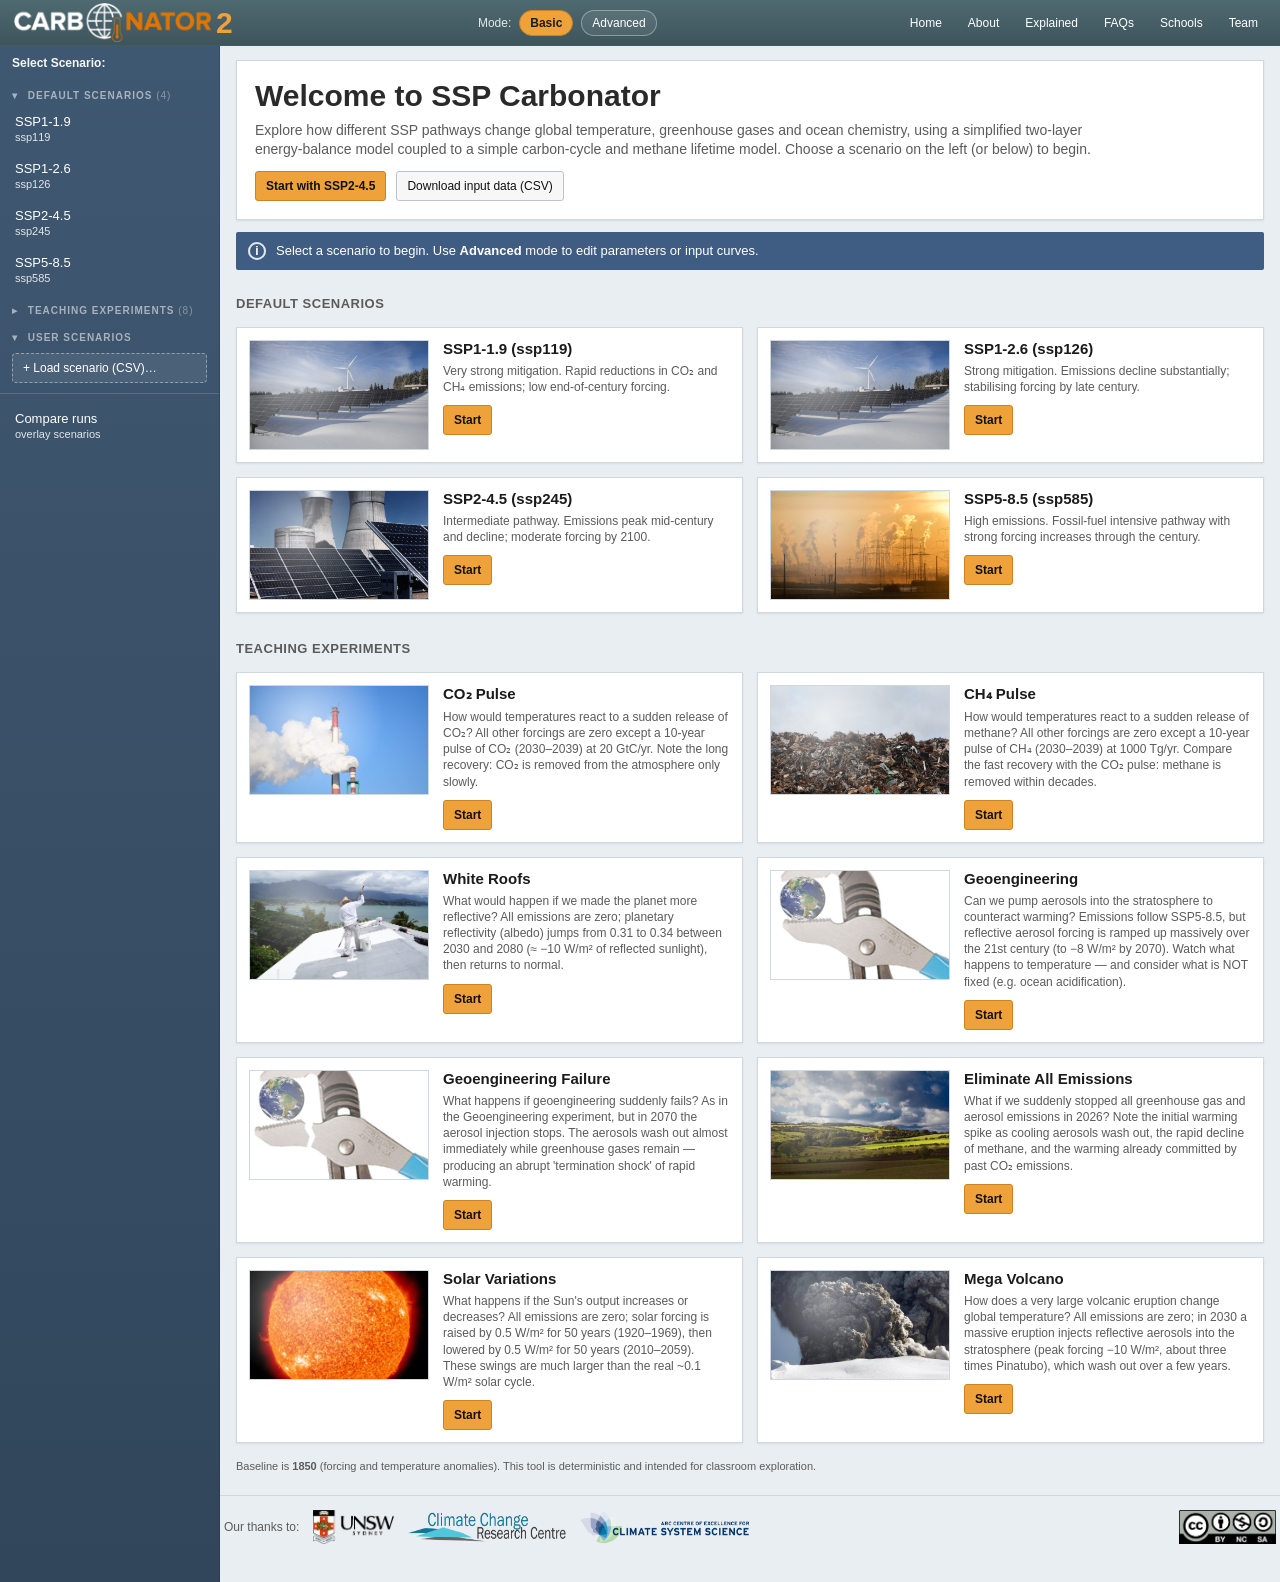
<file: index.html>
<!doctype html>
<html lang="en">
<head>
  <meta charset="utf-8" />
  <meta name="viewport" content="width=device-width, initial-scale=1" />
  <title>Carbonator 2 — SSP climate teaching tool</title>
  <link rel="stylesheet" href="css/app.css" />
</head>
<body>
  <div class="topbar">
    <div class="brand">
      <div class="logo"><img src="assets/img/logo_carbonator.png" alt="Carbonator" class="logo-img"><span class="logo-2">2</span></div>
    </div>

    <div class="top-center">
      <div class="modeToggle" aria-label="Mode selector">
        <span class="lbl">Mode:</span>
        <button class="modeBtn" id="modeBasic" type="button" title="Basic mode: view scenario inputs and run the model (no curve or parameter editing).">Basic</button>
        <button class="modeBtn" id="modeAdvanced" type="button" title="Advanced mode: edit inputs (spline curves), explore parameter settings, and add internal variability.">Advanced</button>
      </div>
    </div>

    <div class="top-actions">
      <button id="btnHomeTop" title="Home">Home</button>
      <button id="btnAboutTop" title="About this tool">About</button>
      <a href="explained.html" title="How the model works">Explained</a>
      <a href="faqs.html" title="Frequently asked questions">FAQs</a>
      <a href="schools.html" title="Resources for schools">Schools</a>
      <a href="team.html" title="Meet the team">Team</a>
    </div>
  </div>

  <div class="shell">
    <aside class="sidebar">
      <div class="side-h">Select Scenario:</div>
      <div id="sidebarList"></div>
      <div class="side-foot">
        <button class="sideitem" id="btnCompareSidebar" title="Overlay several runs (from this session or from saved outputs files) on one chart.">Compare runs<small>overlay scenarios</small></button>
      </div>
    </aside>

    <main class="main">
      <!-- HOME VIEW -->
      <section id="viewHome">
        <div class="welcome">
          <h1>Welcome to SSP Carbonator</h1>
          <p>
            Explore how different SSP pathways change global temperature, greenhouse gases and ocean chemistry,
            using a simplified two-layer energy-balance model coupled to a simple carbon-cycle and methane lifetime model.
            Choose a scenario on the left (or below) to begin.
          </p>
          <div class="cta-row">
            <button class="btn orange" id="btnStartDefault">Start with SSP2-4.5</button>
            <button class="btn" id="btnOpenInputsCSV">Download input data (CSV)</button>
          </div>
        </div>

        <div class="info-bar">
          <div class="info-dot">i</div>
          <div>Select a scenario to begin. Use <b>Advanced</b> mode to edit parameters or input curves.</div>
        </div>

        <div class="scenario-grid" id="homeScenarioGrid"></div>
        <div class="footnote">
          Baseline is <b>1850</b> (forcing and temperature anomalies). This tool is deterministic and intended for classroom exploration.
        </div>

        <div class="site-footer">
          <div class="site-footer-thanks">
            <span>Our thanks to:</span>
            <a href="https://www.unsw.edu.au/" target="_blank" rel="noopener"><img src="assets/img/logo_unsw.png" alt="University of New South Wales"></a>
            <a href="http://www.ccrc.unsw.edu.au/" target="_blank" rel="noopener"><img src="assets/img/logo_ccrc.png" alt="Climate Change Research Centre"></a>
            <a href="https://www.climatescience.org.au/" target="_blank" rel="noopener"><img src="assets/img/logo_arccss.png" alt="ARC Centre of Excellence for Climate System Science"></a>
          </div>
          <a href="https://creativecommons.org/licenses/by-nc-sa/2.0/au/" target="_blank" rel="noopener"><img src="assets/img/logo_cc_byncsa.png" alt="Creative Commons: BY-NC-SA"></a>
        </div>
      </section>

      <!-- SCENARIO VIEW -->
      <section id="viewScenario" style="display:none;">
        <div class="scenario-bar" id="scenarioBar"></div>

        <div class="scenario-header">
          <div class="thumb" aria-hidden="true"></div>
          <div class="desc">
            <div class="name" id="scenarioName"></div>
            <div class="range" id="scenarioRange">View: 1850 – 2100</div>
            <div class="blurb" id="scenarioBlurb"></div>
          </div>

          <div class="actions">
            <div style="display:flex; gap:8px; align-items:center; justify-content:flex-end; flex-wrap:wrap;">
              <button class="btn" id="btnReset">Reset scenario</button>
              <button class="btn orange" id="btnRun">Run scenario</button>
              <button class="btn orange" id="btnContinue" style="display:none;">Continue editing</button>
            </div>

            <div class="smallpanel">
              <div class="label">Controls</div>
              <div class="hint" id="controlsHint">Toggle inputs on/off, then run the model.</div>
              <div class="panel-actions">
                <button class="btn advOnly" id="btnParams" title="Edit model parameters (energy balance, carbon cycle, methane, sea level, internal variability).">Edit parameters</button>
                <button class="btn" id="btnViewData" title="View input data table for this scenario (including any edits).">Input data</button>
                <button class="btn" id="btnDownloadScenarioCSV" title="Download the scenario input time series as a CSV file.">Save inputs CSV</button>
                <button class="btn" id="btnExportOutput" disabled title="Download model outputs as a CSV file (available after running).">Export outputs CSV</button>
              </div>
              <div style="margin-top:10px; font-size:11px; color:#666;">
                <span id="editBadge"></span>
              </div>
            </div>
          </div>
        </div>

        <div class="info-bar" id="editInfoBar">
          <div class="info-dot">i</div>
          <div>Review inputs below, then click <b>Run scenario</b> to view outputs.</div>
        </div>

        <!-- EDIT MODE INPUT PLOTS -->
        <div id="editMode">
          <!-- CO2 -->
          <div class="plot-card">
            <div class="plot-row">
              <div class="plot-left">
                <div class="title">CO₂ Emissions</div>
                <div class="subtitle">Anthropogenic emissions of carbon dioxide (GtC per year).</div>
                <div class="toggle-row">
                  <label class="switch">
                    <input type="checkbox" id="togCO2" checked />
                    <span class="slider"></span>
                  </label>
                  <div>Enable</div>
                  <div class="state" id="stateCO2">ON</div>
                </div>
                <div class="toggle-row advOnly" style="margin-top:8px;">
                  <button class="btn" type="button" data-edit="E_CO2_GtC_yr">Edit curve…</button>
                  <span class="badge" id="badge_E_CO2_GtC_yr" style="display:none;">EDITED</span>
                </div>
              </div>
              <div class="plot-right">
                <canvas id="plotInCO2" data-height="240"></canvas>
              </div>
            </div>
          </div>

          <!-- CH4 -->
          <div class="plot-card">
            <div class="plot-row">
              <div class="plot-left">
                <div class="title">CH₄ Emissions</div>
                <div class="subtitle">Anthropogenic emissions of methane (Tg CH₄ per year).</div>
                <div class="toggle-row">
                  <label class="switch">
                    <input type="checkbox" id="togCH4" checked />
                    <span class="slider"></span>
                  </label>
                  <div>Enable</div>
                  <div class="state" id="stateCH4">ON</div>
                </div>
                <div class="toggle-row advOnly" style="margin-top:8px;">
                  <button class="btn" type="button" data-edit="E_CH4_TgCH4_yr">Edit curve…</button>
                  <span class="badge" id="badge_E_CH4_TgCH4_yr" style="display:none;">EDITED</span>
                </div>
              </div>
              <div class="plot-right">
                <canvas id="plotInCH4" data-height="240"></canvas>
              </div>
            </div>
          </div>

          <!-- Aerosol -->
          <div class="plot-card">
            <div class="plot-row">
              <div class="plot-left">
                <div class="title">Aerosol Emissions</div>
                <div class="subtitle">Human aerosol (SO₂) emissions. The cooling effect is proportional to the emission rate — aerosols wash out of the air within days.</div>
                <div class="toggle-row">
                  <label class="switch">
                    <input type="checkbox" id="togAER" checked />
                    <span class="slider"></span>
                  </label>
                  <div>Enable</div>
                  <div class="state" id="stateAER">ON</div>
                </div>
                <div class="toggle-row advOnly" style="margin-top:8px;">
                  <button class="btn" type="button" data-edit="E_SO2_Tg_yr">Edit curve…</button>
                  <span class="badge" id="badge_E_SO2_Tg_yr" style="display:none;">EDITED</span>
                </div>
              </div>
              <div class="plot-right">
                <canvas id="plotInAER" data-height="240"></canvas>
              </div>
            </div>
          </div>

          <!-- Ozone -->
          <div class="plot-card">
            <div class="plot-row">
              <div class="plot-left">
                <div class="title">Ozone Precursor Emissions</div>
                <div class="subtitle">Pollution that forms ozone near the ground (NOx, CO and other gases from traffic and industry). The warming effect is proportional to the emission rate. Index units, roughly Tg per year.</div>
                <div class="toggle-row">
                  <label class="switch">
                    <input type="checkbox" id="togO3" checked />
                    <span class="slider"></span>
                  </label>
                  <div>Enable</div>
                  <div class="state" id="stateO3">ON</div>
                </div>
                <div class="toggle-row advOnly" style="margin-top:8px;">
                  <button class="btn" type="button" data-edit="E_O3prec_Tg_yr">Edit curve…</button>
                  <span class="badge" id="badge_E_O3prec_Tg_yr" style="display:none;">EDITED</span>
                </div>
              </div>
              <div class="plot-right">
                <canvas id="plotInO3" data-height="240"></canvas>
              </div>
            </div>
          </div>

          <!-- N2O -->
          <div class="plot-card">
            <div class="plot-row">
              <div class="plot-left">
                <div class="title">N₂O Emissions</div>
                <div class="subtitle">Nitrous oxide, mostly from farming and fertilisers (Tg N₂O per year). A strong greenhouse gas that stays in the air for about 120 years.</div>
                <div class="toggle-row">
                  <label class="switch">
                    <input type="checkbox" id="togN2O" checked />
                    <span class="slider"></span>
                  </label>
                  <div>Enable</div>
                  <div class="state" id="stateN2O">ON</div>
                </div>
                <div class="toggle-row advOnly" style="margin-top:8px;">
                  <button class="btn" type="button" data-edit="E_N2O_Tg_yr">Edit curve…</button>
                  <span class="badge" id="badge_E_N2O_Tg_yr" style="display:none;">EDITED</span>
                </div>
              </div>
              <div class="plot-right">
                <canvas id="plotInN2O" data-height="240"></canvas>
              </div>
            </div>
          </div>

          <!-- Other WMGHG -->
          <div class="plot-card">
            <div class="plot-row">
              <div class="plot-left">
                <div class="title">Synthetic Gas Emissions</div>
                <div class="subtitle">Industrial gases like CFCs and HFCs, treated as one equivalent gas (kt CFC-12-equivalent per year, ~100-year lifetime). Look for the peak around 1990 — that is the Montreal Protocol working.</div>
                <div class="toggle-row">
                  <label class="switch">
                    <input type="checkbox" id="togOTHER" checked />
                    <span class="slider"></span>
                  </label>
                  <div>Enable</div>
                  <div class="state" id="stateOTHER">ON</div>
                </div>
                <div class="toggle-row advOnly" style="margin-top:8px;">
                  <button class="btn" type="button" data-edit="E_XGHG_kt_yr">Edit curve…</button>
                  <span class="badge" id="badge_E_XGHG_kt_yr" style="display:none;">EDITED</span>
                </div>
              </div>
              <div class="plot-right">
                <canvas id="plotInOTHER" data-height="240"></canvas>
              </div>
            </div>
          </div>

          <!-- Volcanic -->
          <div class="plot-card">
            <div class="plot-row">
              <div class="plot-left">
                <div class="title">Volcanic Aerosol Injection</div>
                <div class="subtitle">Volcanic aerosol injected into the stratosphere (optical depth per year). It reflects sunlight and decays away with a ~1.2-year lifetime.</div>
                <div class="toggle-row">
                  <label class="switch">
                    <input type="checkbox" id="togVOLC" checked />
                    <span class="slider"></span>
                  </label>
                  <div>Enable</div>
                  <div class="state" id="stateVOLC">ON</div>
                </div>
                <div class="toggle-row advOnly" style="margin-top:8px;">
                  <button class="btn" type="button" data-edit="E_volcAOD_yr">Edit curve…</button>
                  <span class="badge" id="badge_E_volcAOD_yr" style="display:none;">EDITED</span>
                </div>
              </div>
              <div class="plot-right">
                <canvas id="plotInVOLC" data-height="240"></canvas>
              </div>
            </div>
          </div>

          <!-- Solar -->
          <div class="plot-card">
            <div class="plot-row">
              <div class="plot-left">
                <div class="title">Solar ERF</div>
                <div class="subtitle">Natural forcing from solar variability (W m⁻²).</div>
                <div class="toggle-row">
                  <label class="switch">
                    <input type="checkbox" id="togSOLAR" checked />
                    <span class="slider"></span>
                  </label>
                  <div>Enable</div>
                  <div class="state" id="stateSOLAR">ON</div>
                </div>
                <div class="toggle-row advOnly" style="margin-top:8px;">
                  <button class="btn" type="button" data-edit="ERF_solar_rel1850_Wm2">Edit curve…</button>
                  <span class="badge" id="badge_ERF_solar_rel1850_Wm2" style="display:none;">EDITED</span>
                </div>
              </div>
              <div class="plot-right">
                <canvas id="plotInSOLAR" data-height="240"></canvas>
              </div>
            </div>
          </div>

          <!-- Albedo -->
          <div class="plot-card">
            <div class="plot-row">
              <div class="plot-left">
                <div class="title">Albedo</div>
                <div class="subtitle">Planetary reflectivity (0 = absorbs all sunlight, 1 = reflects everything). The baseline is 0.31; making the planet brighter reflects more sunlight and cools it (−3.4 W/m² per +0.01).</div>
                <div class="toggle-row">
                  <label class="switch">
                    <input type="checkbox" id="togALB" checked />
                    <span class="slider"></span>
                  </label>
                  <div>Enable</div>
                  <div class="state" id="stateALB">ON</div>
                </div>
                <div class="toggle-row advOnly" style="margin-top:8px;">
                  <button class="btn" type="button" data-edit="albedo">Edit curve…</button>
                  <span class="badge" id="badge_albedo" style="display:none;">EDITED</span>
                </div>
              </div>
              <div class="plot-right">
                <canvas id="plotInALB" data-height="240"></canvas>
              </div>
            </div>
          </div>

          <!-- Natural variability -->
          <div class="plot-card">
            <div class="plot-row">
              <div class="plot-left">
                <div class="title">Natural Variability</div>
                <div class="subtitle">Random year-to-year variability, like the real climate has. Two sources: the ocean stirring heat between its surface and depths (ENSO-like), and random changes in cloudiness and sunshine (also visible as wiggles on the Albedo input).</div>
                <div class="toggle-row" title="ENSO-like heat exchange between the surface and deep ocean. Moves heat around without adding any — temperature wiggles but recovers.">
                  <label class="switch">
                    <input type="checkbox" id="togIVMix" />
                    <span class="slider"></span>
                  </label>
                  <div>Ocean mixing</div>
                  <div class="state" id="stateIVMix">OFF</div>
                </div>
                <div class="toggle-row" style="margin-top:6px;" title="Random cloud/solar fluctuations in absorbed sunlight. Genuinely adds or removes energy, so effects can linger.">
                  <label class="switch">
                    <input type="checkbox" id="togIVCloud" />
                    <span class="slider"></span>
                  </label>
                  <div>Clouds &amp; sun</div>
                  <div class="state" id="stateIVCloud">OFF</div>
                </div>
                <div class="toggle-row" style="margin-top:8px;">
                  <button class="btn" id="btnIVRandom" type="button" style="padding:4px 8px; font-size:11px;" title="Generate a different random sequence (new seed)">Randomise</button>
                  <div style="font-size:11px; color:#666;">Seed: <span id="ivSeedVal">1</span></div>
                </div>
              </div>
              <div class="plot-right">
                <canvas id="plotInIV" data-height="240"></canvas>
              </div>
            </div>
          </div>

          <div class="footnote">
            Tip: try disabling aerosols to see the “unmasking” effect; or disable CH₄ to see its fast impact on forcing.
          </div>
        </div>

        <!-- OUTPUT MODE -->
        <div id="outputMode" style="display:none;">
          <div class="split-head">
            <div class="hcell">Inputs:</div>
            <div class="hcell">Outputs:</div>
          </div>

          <div class="split">
            <div>
              <div class="mini-block">
                <div class="mini-title">CO₂ emissions</div>
                <canvas id="miniCO2" data-height="110"></canvas>
              </div>
              <div class="mini-block">
                <div class="mini-title">CH₄ emissions</div>
                <canvas id="miniCH4" data-height="110"></canvas>
              </div>
              <div class="mini-block">
                <div class="mini-title">Aerosol emissions</div>
                <canvas id="miniAER" data-height="110"></canvas>
              </div>
              <div class="mini-block">
                <div class="mini-title">Ozone precursors</div>
                <canvas id="miniO3" data-height="110"></canvas>
              </div>
              <div class="mini-block">
                <div class="mini-title">N₂O emissions</div>
                <canvas id="miniN2O" data-height="110"></canvas>
              </div>
              <div class="mini-block">
                <div class="mini-title">Synthetic gases</div>
                <canvas id="miniOTHER" data-height="110"></canvas>
              </div>
              <div class="mini-block">
                <div class="mini-title">Volcanic injection</div>
                <canvas id="miniVOLC" data-height="110"></canvas>
              </div>
              <div class="mini-block">
                <div class="mini-title">Solar ERF</div>
                <canvas id="miniSOLAR" data-height="110"></canvas>
              </div>
              <div class="mini-block">
                <div class="mini-title">Albedo</div>
                <canvas id="miniALB" data-height="110"></canvas>
              </div>
            </div>

            <div>
              <div class="out-block" id="blockTemp">
                <div class="out-title">Temperature</div>
                <div class="out-sub">Global-mean surface temperature change (relative to 1850–1900), plus deep-ocean temperature in the two-layer model.</div>
                <div class="chartBox resizable"><canvas id="plotOutTemp" data-height="260" class="autoHeight"></canvas></div>

                <div class="advOnly" style="margin-top:10px;">
                  <details class="compare" id="compareBox">
                    <summary>Compare with observations / CMIP6</summary>
                    <div class="compareGrid">
                      <div>
                        <div class="compareTitle">Observations (annual)</div>
                        <label><input type="checkbox" id="cmpHadCRUT" /> HadCRUT5</label>
                        <label><input type="checkbox" id="cmpGISTEMP" /> GISTEMP</label>
                        <label><input type="checkbox" id="cmpBerkeley" /> Berkeley Earth</label>
                      </div>
                      <div>
                        <div class="compareTitle">CMIP6 (annual, global mean)</div>
                        <label title="Multi-model mean and 5–95% range for the selected SSP (annual global mean surface temperature)."><input type="checkbox" id="cmpCMIP" /> CMIP6 mean + 5–95% range</label>
                      </div>
                    </div>
                    <div class="compareNote">All comparison series are shown as temperature anomalies relative to 1850–1900. (GISTEMP is shifted to match HadCRUT5 over 1880–1900.)</div>
                  </details>
                </div>
              </div>

              
              <div class="out-block" id="blockLocal" style="display:none;">
                <div class="out-block-head">
                  <div class="out-title" style="display:flex; align-items:center; gap:10px;">Local projections
                    <button class="btn" id="btnPatternInfo" type="button" style="padding:3px 9px; font-size:11px; font-weight:400;" title="How the local maps work and where the pattern comes from.">More info</button>
                  </div>
                  <div class="out-sub">Local change = the global warming from your run × a map pattern from real climate models. Click the map to pick a location.</div>
                </div>

                <div class="localWrap">
                  <div class="localSide">
                    <div class="localCard">
                      <div class="small muted" style="margin-bottom:6px;">Location (click on map or type)</div>
                      <div class="localRow">
                        <label class="inlineField">Lat
                          <input type="number" id="locLat" step="0.5" min="-90" max="90" />
                        </label>
                        <label class="inlineField">Lon
                          <input type="number" id="locLon" step="0.5" min="-180" max="180" />
                        </label>
                      </div>
                      <div class="localRow" style="margin-top:8px;">
                        <label class="inlineField" style="width:100%;">Map
                          <select id="mapVar" style="width:100%;">
                            <option value="tas">Temperature amplification (°C/°C)</option>
                            <option value="pr">Precip change (%/°C)</option>
                            <option value="slr">Sea-level departure (cm/°C)</option>
                          </select>
                        </label>
                      </div>

                      <canvas id="mapCanvas" class="mapCanvas" width="360" height="180" aria-label="Pattern map"></canvas>
                      <canvas id="mapColorbar" width="360" height="34" style="width:100%; height:auto; display:block; margin-top:4px;"></canvas>
                      <div class="legendRow" id="mapLegend"></div>
                    </div>
                  </div>

                  <div class="localMain">
                    <div class="chartBox resizable" data-height="260">
                      <canvas id="plotLocalTas"></canvas>
                    </div>
                    <div class="chartBox resizable" data-height="260">
                      <canvas id="plotLocalPr"></canvas>
                    </div>
                    <div class="chartBox resizable" data-height="260" style="display:none;">
                      <canvas id="plotLocalSlr"></canvas>
                    </div>
                  </div>
                </div>
              </div>

              <div class="out-block" id="blockSeaLevel" style="display:none;">
                <div class="out-title">Sea level rise</div>
                <div class="out-sub">Semi-empirical sea level model with thermal expansion + land-ice contributions (relative to 1850).</div>
                <div class="chartBox resizable"><canvas id="plotOutSL" data-height="260" class="autoHeight"></canvas></div>
              </div>

                            <div class="out-block" id="blockConc" style="display:none;">
                <div class="out-title">Atmospheric concentrations</div>
                <div class="out-sub">CO₂ and CH₄ are modelled directly. N₂O and other WMGHG are shown as “implied” concentrations from the simplified forcing fits (teaching display).</div>
                <div class="inlineToggleBar" id="concToggleBar">
                  <label title="CO₂ (ppm)"><input type="checkbox" id="concCO2" checked /> CO₂</label>
                  <label title="CH₄ (ppb)"><input type="checkbox" id="concCH4" checked /> CH₄</label>
                  <label title="N₂O (ppb, implied from forcing)"><input type="checkbox" id="concN2O" checked /> N₂O</label>
                  <label title="Other WMGHG (ppt-equivalent, implied from forcing)"><input type="checkbox" id="concOTHER" /> Other</label>
                </div>
                <div class="chartBox resizable"><canvas id="plotOutConc" data-height="260" class="autoHeight"></canvas></div>
              </div>

              <div class="out-block" id="blockCarbon" style="display:none;">
                <div class="out-title">Carbon stocks</div>
                <div class="out-sub">Carbon reservoirs (GtC) in the simple carbon-cycle model.</div>
                <div class="inlineToggleBar" id="carbonToggleBar">
                  <label title="Atmosphere (GtC)"><input type="checkbox" id="carbAtm" checked /> Atmosphere</label>
                  <label title="Vegetation (GtC)"><input type="checkbox" id="carbVeg" checked /> Vegetation</label>
                  <label title="Soil (GtC)"><input type="checkbox" id="carbSoil" checked /> Soil</label>
                  <label title="Upper ocean (GtC)"><input type="checkbox" id="carbUpper" /> Upper ocean</label>
                  <label title="Deep ocean (GtC)"><input type="checkbox" id="carbDeep" /> Deep ocean</label>
                </div>
                <div class="chartBox resizable"><canvas id="plotOutCarbon" data-height="260" class="autoHeight"></canvas></div>
              </div>

              <div class="out-block" id="blockPH" style="display:none;">
                <div class="out-title">Ocean pH</div>
                <div class="out-sub">Surface-ocean pH estimated from upper-ocean carbonate chemistry in the carbon-cycle module.</div>
                <div class="chartBox resizable"><canvas id="plotOutPH" data-height="260" class="autoHeight"></canvas></div>
              </div>

              <div class="out-block" id="blockF" style="display:none;">
                <div class="out-title">Radiative forcing components</div>
                <div class="out-sub">Effective radiative forcing (W m⁻²) relative to 1850. CO₂/CH₄ are computed from modelled concentrations; other components are scenario inputs.</div>
                <div class="inlineToggleBar" id="forcingToggleBar">
                  <label title="Total forcing"><input type="checkbox" id="fShowTotal" checked /> Total</label>
                  <label title="CO₂ forcing"><input type="checkbox" id="fShowCO2" checked /> CO₂</label>
                  <label title="CH₄ forcing"><input type="checkbox" id="fShowCH4" checked /> CH₄</label>
                  <label title="N₂O forcing"><input type="checkbox" id="fShowN2O" checked /> N₂O</label>
                  <label title="Other WMGHG forcing"><input type="checkbox" id="fShowOther" checked /> Other WMGHG</label>
                  <label title="Ozone forcing"><input type="checkbox" id="fShowO3" checked /> Ozone</label>
                  <label title="Aerosol forcing"><input type="checkbox" id="fShowAER" checked /> Aerosol</label>
                  <label title="Solar forcing"><input type="checkbox" id="fShowSolar" checked /> Solar</label>
                  <label title="Volcanic forcing"><input type="checkbox" id="fShowVolc" checked /> Volcanic</label>
                  <label title="Albedo forcing"><input type="checkbox" id="fShowAlb" /> Albedo</label>
                </div>
                <div class="chartBox resizable"><canvas id="plotOutF" data-height="260" class="autoHeight"></canvas></div>
              </div>

              <div class="footnote">
                Model structure follows Sherwood et&nbsp;al. (2022) appendix for the energy-balance + carbon-cycle components. Sea-level component is a simple temperature-based teaching approximation.
              </div>
            </div>
          </div>
        </div>
      </section>

      <!-- COMPARE VIEW -->
      <section id="viewCompare" style="display:none;">
        <div class="welcome">
          <h1>Compare runs</h1>
          <p>
            Overlay several model runs on one chart. Add the run you have on screen (run a scenario, then
            <b>Add current run</b> — or use <b>Add to compare</b> in the display controls), and/or load files
            saved earlier with <b>Export outputs CSV</b>. Runs stay here for this browser session.
          </p>
          <div class="cta-row">
            <button class="btn" id="btnCmpBack" title="Return to the run you were viewing." style="display:none;">← Back to my run</button>
            <button class="btn orange" id="btnCmpAddCurrent" title="Add the most recent run from this session.">Add current run</button>
            <button class="btn" id="btnCmpLoad" title="Load one or more files saved with Export outputs CSV.">Load outputs CSV…</button>
            <span class="footnote" style="margin:0;">Choose variables in the Display controls panel (bottom right).</span>
          </div>
        </div>

        <div id="cmpEmpty" class="info-bar">
          <div class="info-dot">i</div>
          <div>No runs yet. Run a scenario and click <b>Add current run</b>, or load saved outputs files.</div>
        </div>

        <div id="cmpPlotWrap" style="display:none;">
          <div id="cmpRunList" class="cmp-runs"></div>
          <div id="cmpPlots"></div>
        </div>
      </section>
    </main>
  </div>

  <!-- Floating display controls (visible in scenario view) -->
  <div id="floatPanel" class="float-panel" style="display:none;">
    <div class="fp-h">
      <span>Display controls</span>
      <button id="fpCollapse" title="Collapse or expand this panel">–</button>
    </div>
    <div class="fp-b" id="fpBody">
      <div id="viewRangeBox">
        <div style="font-weight:700; font-size:11px; margin-bottom:6px;">View window</div>
        <div style="font-size:11px; color:#666; margin-bottom:6px;">Display: <span id="viewRangeLabel">1850–2100</span></div>
        <div class="viewGrid">
          <div>
            <div style="display:flex; justify-content:space-between; font-size:11px; color:#666;">
              <span>Start</span><span id="viewStartVal">1850</span>
            </div>
            <input type="range" id="viewStart" min="1850" max="2100" step="1" value="1850" />
          </div>
          <div>
            <div style="display:flex; justify-content:space-between; font-size:11px; color:#666;">
              <span>End</span><span id="viewEndVal">2100</span>
            </div>
            <input type="range" id="viewEnd" min="1850" max="2100" step="1" value="2100" />
          </div>
          <button class="btn" id="btnViewFull" type="button" style="padding:4px 8px; font-size:11px; grid-column: 1 / -1;">Full range</button>
        </div>
      </div>

      <div id="fpOutputs" style="margin-top:10px; padding-top:10px; border-top:1px dashed rgba(0,0,0,0.12);">
        <div style="font-weight:700; font-size:11px; margin-bottom:6px;">Output panels</div>
        <div class="outToggleBar">
          <label title="Sea level rise components">
            <input type="checkbox" id="outSeaLevel" />
            Sea level
          </label>
          <label title="Atmospheric concentrations">
            <input type="checkbox" id="outConc" />
            Concentrations
          </label>
          <label title="Carbon reservoirs in the carbon-cycle model">
            <input type="checkbox" id="outCarbon" />
            Carbon stocks
          </label>
          <label title="Surface-ocean pH">
            <input type="checkbox" id="outPH" />
            pH
          </label>
          <label title="Effective radiative forcing components">
            <input type="checkbox" id="outF" />
            Forcings
          </label>
          <label title="Local projections using pattern scaling (teaching approximation)">
            <input type="checkbox" id="outLocal" />
            Local patterns
          </label>
        </div>
        <button class="btn" id="fpAddCompare" type="button" style="margin-top:8px; padding:4px 8px; font-size:11px; width:100%;" title="Add this run to the Compare view.">Add to compare</button>
      </div>

      <div id="fpCompare" style="display:none;">
        <div style="font-weight:700; font-size:11px; margin-bottom:6px;">Compare variables</div>
        <div class="outToggleBar" id="fpCmpVars"></div>
      </div>
    </div>
  </div>

  <div id="plotTip" class="plot-tip"></div>

  <div class="modal-overlay" id="modalOverlay" role="dialog" aria-modal="true" aria-hidden="true">
    <div class="modal">
      <div class="modal-h">
        <div class="title" id="modalTitle">Modal</div>
        <button class="close" id="modalClose">Close</button>
      </div>
      <div class="modal-b" id="modalBody"></div>
    </div>
  </div>

  <!-- Data (order matters: plain scripts sharing one scope, no build step needed) -->
  <script src="data/scenario-data.js"></script>
  <script src="data/compare-data.js"></script>
  <script src="data/patterns_cmip6_1deg.js"></script>
  <script src="data/teaching-scenarios.js"></script>

  <!-- App -->
  <script src="js/utils.js"></script>
  <script src="js/plotting.js"></script>
  <script src="js/model.js"></script>
  <script src="js/state.js"></script>
  <script src="js/patterns-map.js"></script>
  <script src="js/ui.js"></script>
  <script src="js/param-schematic.js"></script>
  <script src="js/editors.js"></script>
  <script src="js/loader.js"></script>
  <script src="js/compare.js"></script>
  <script src="js/main.js"></script>
</body>
</html>
</file>
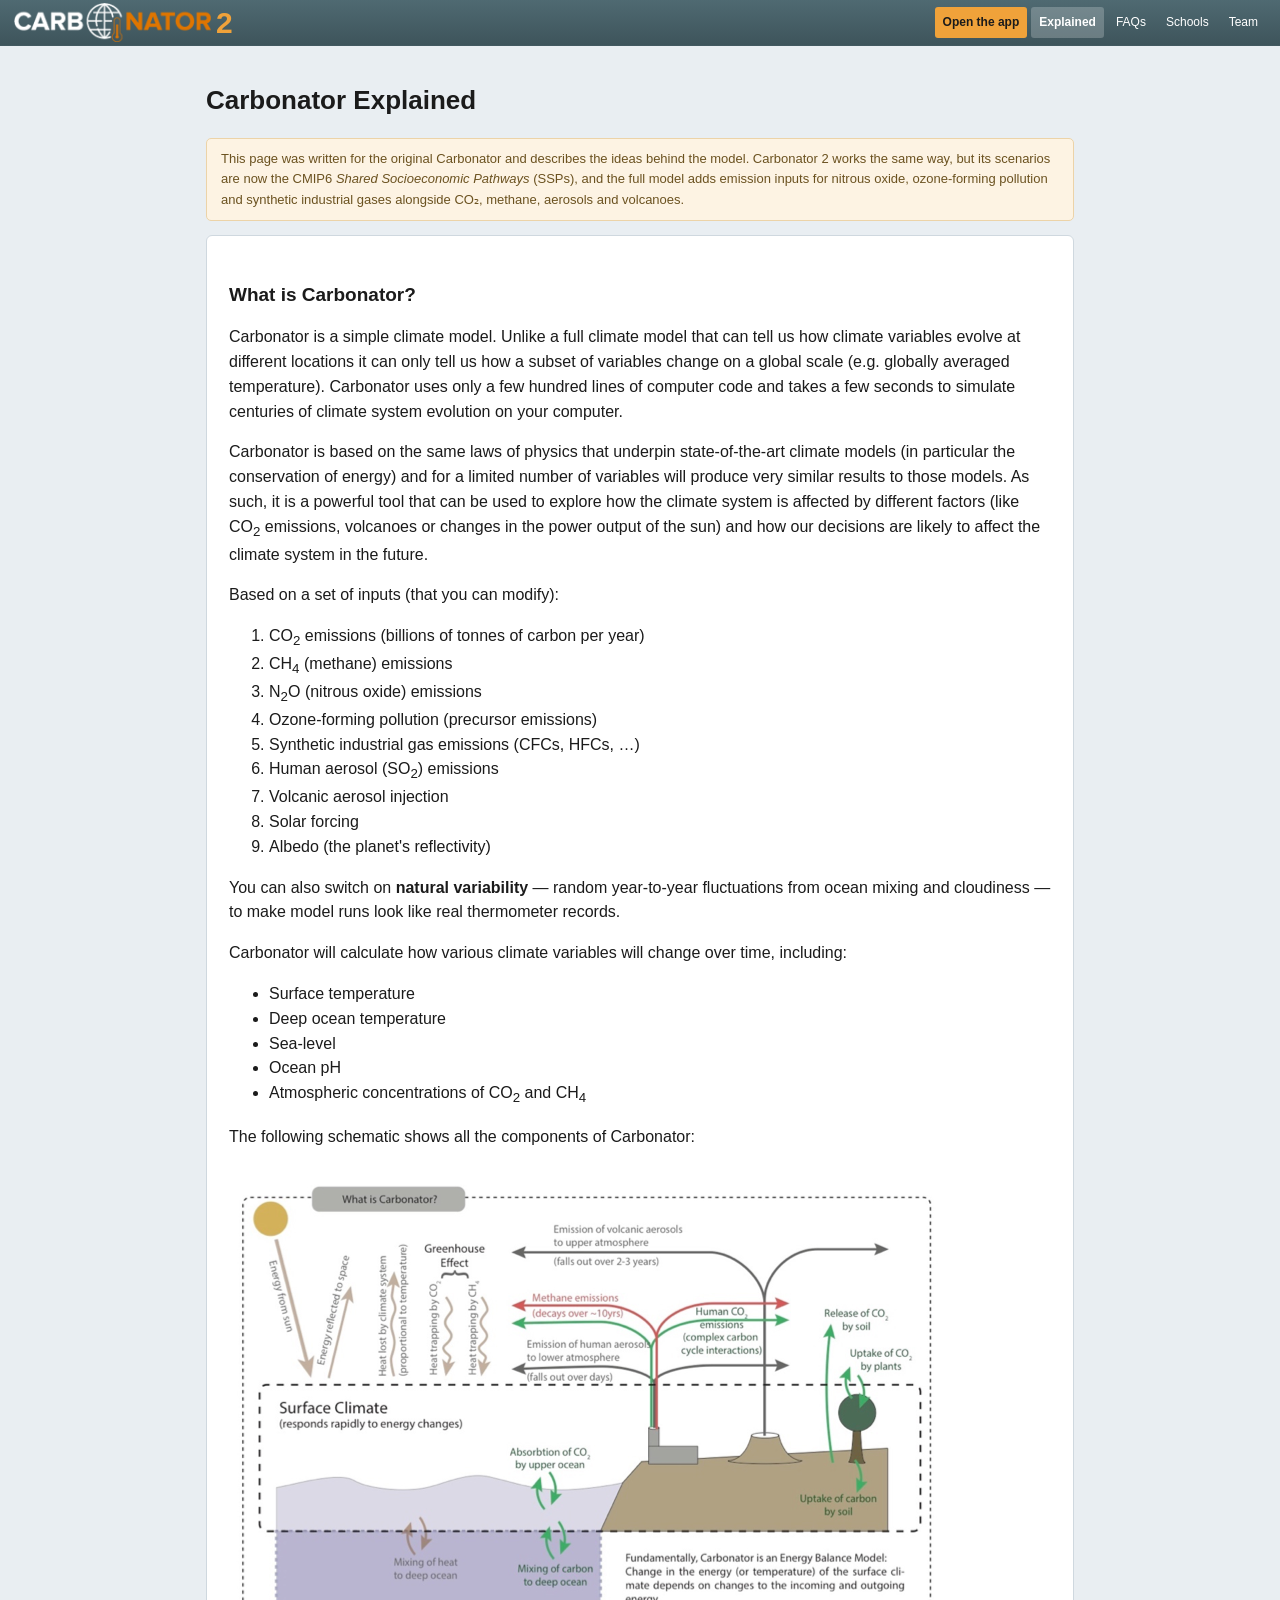
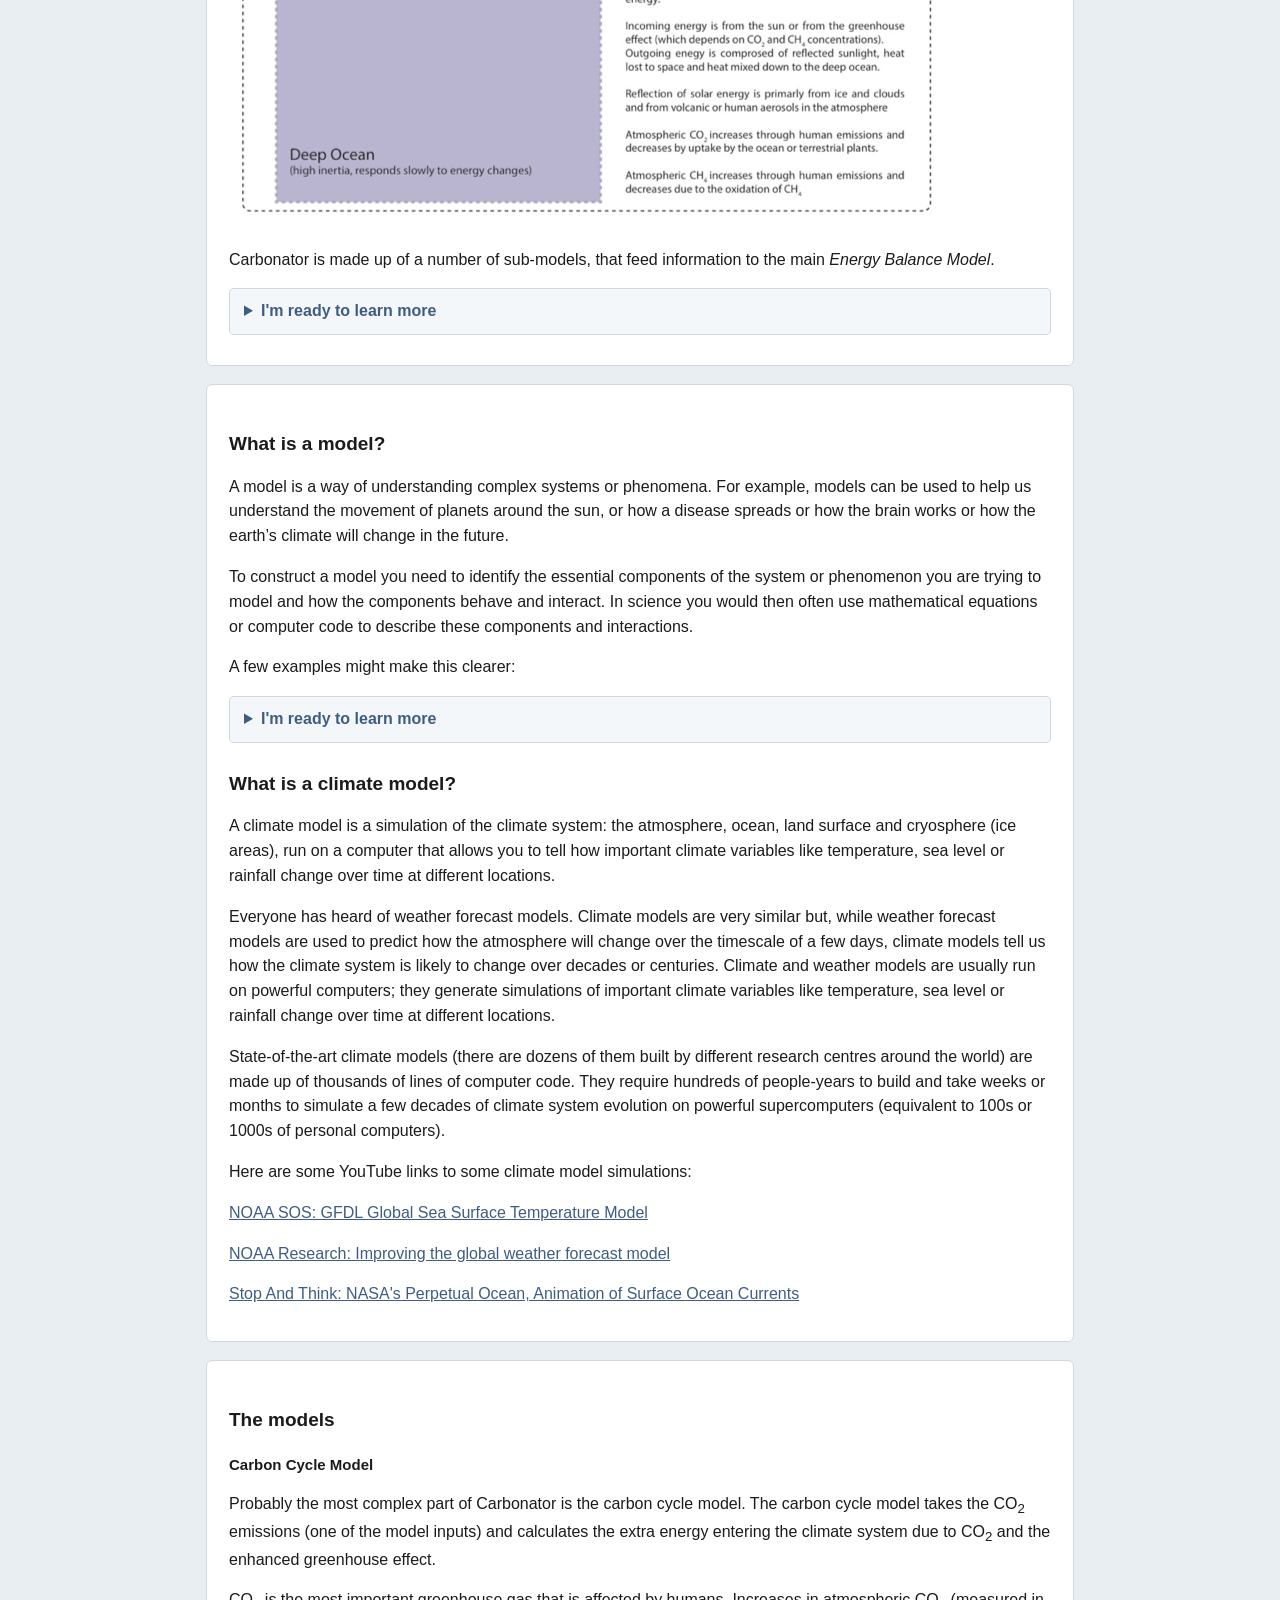
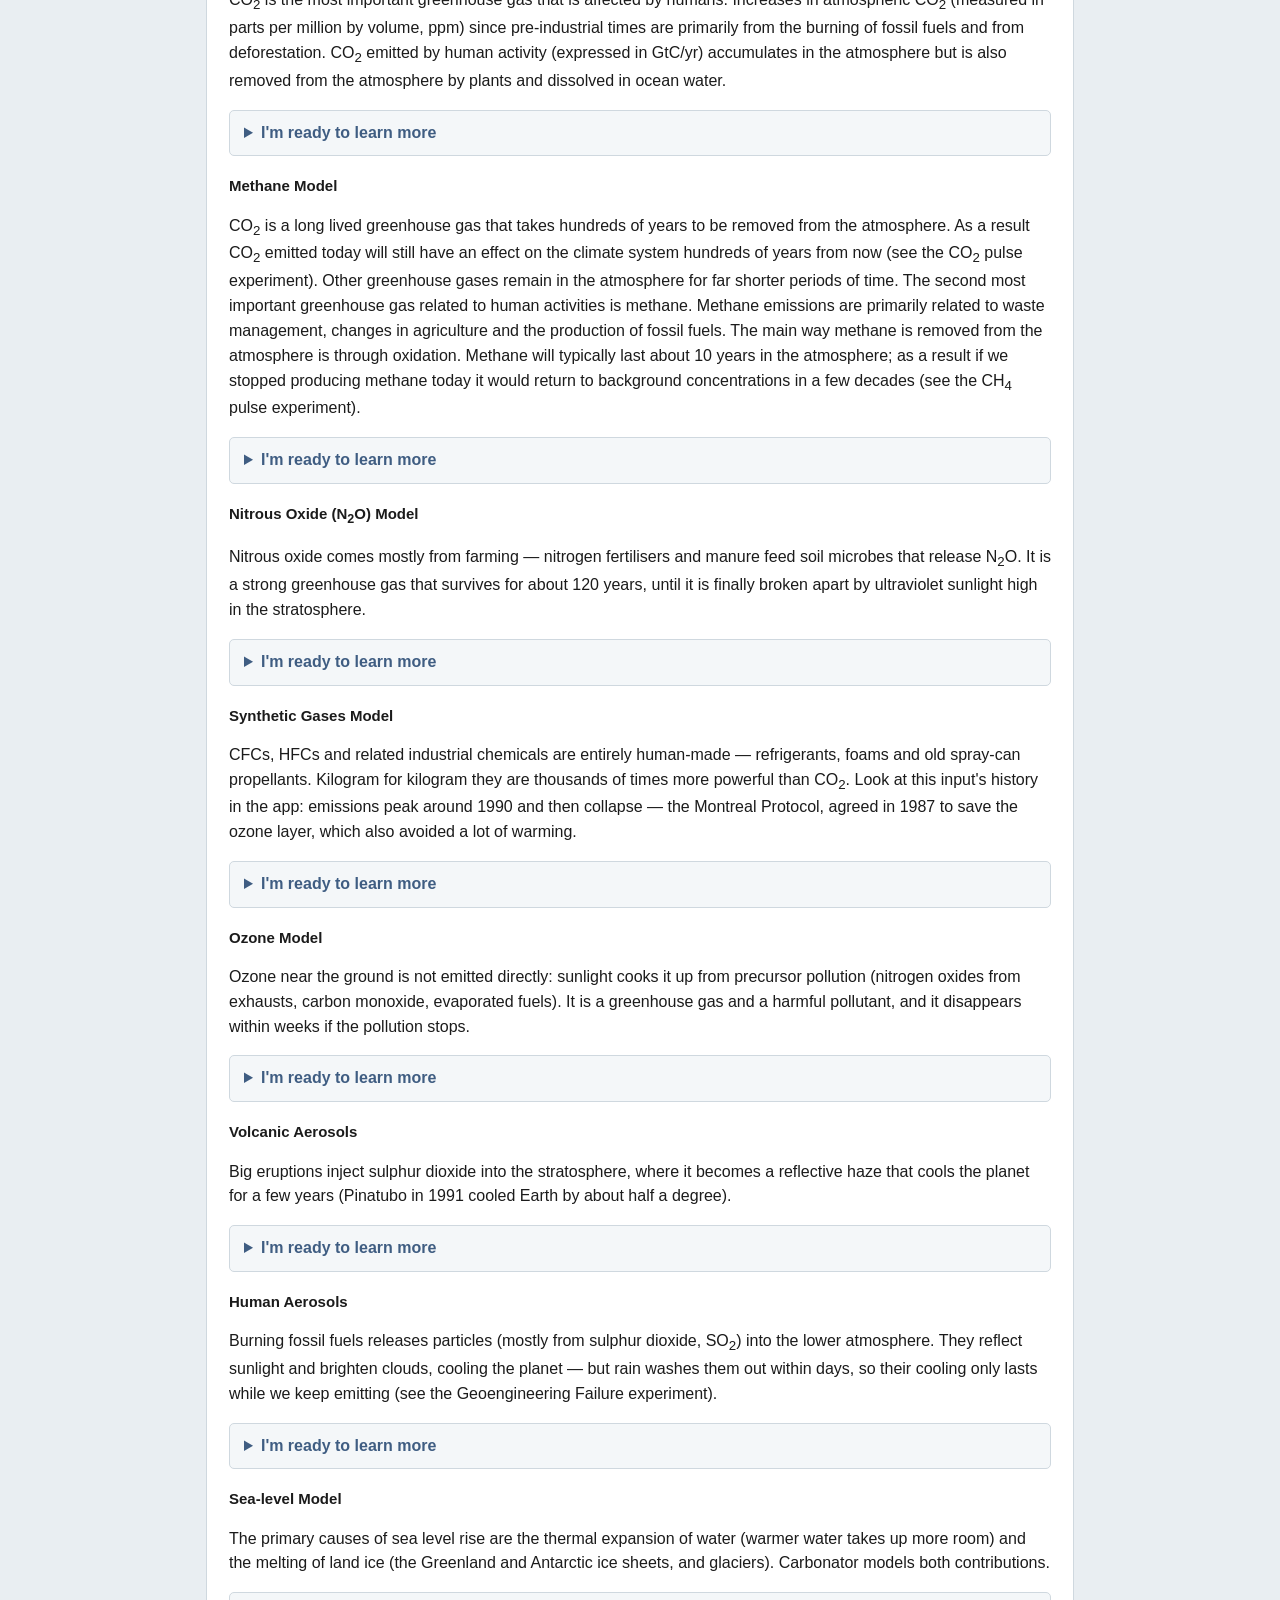
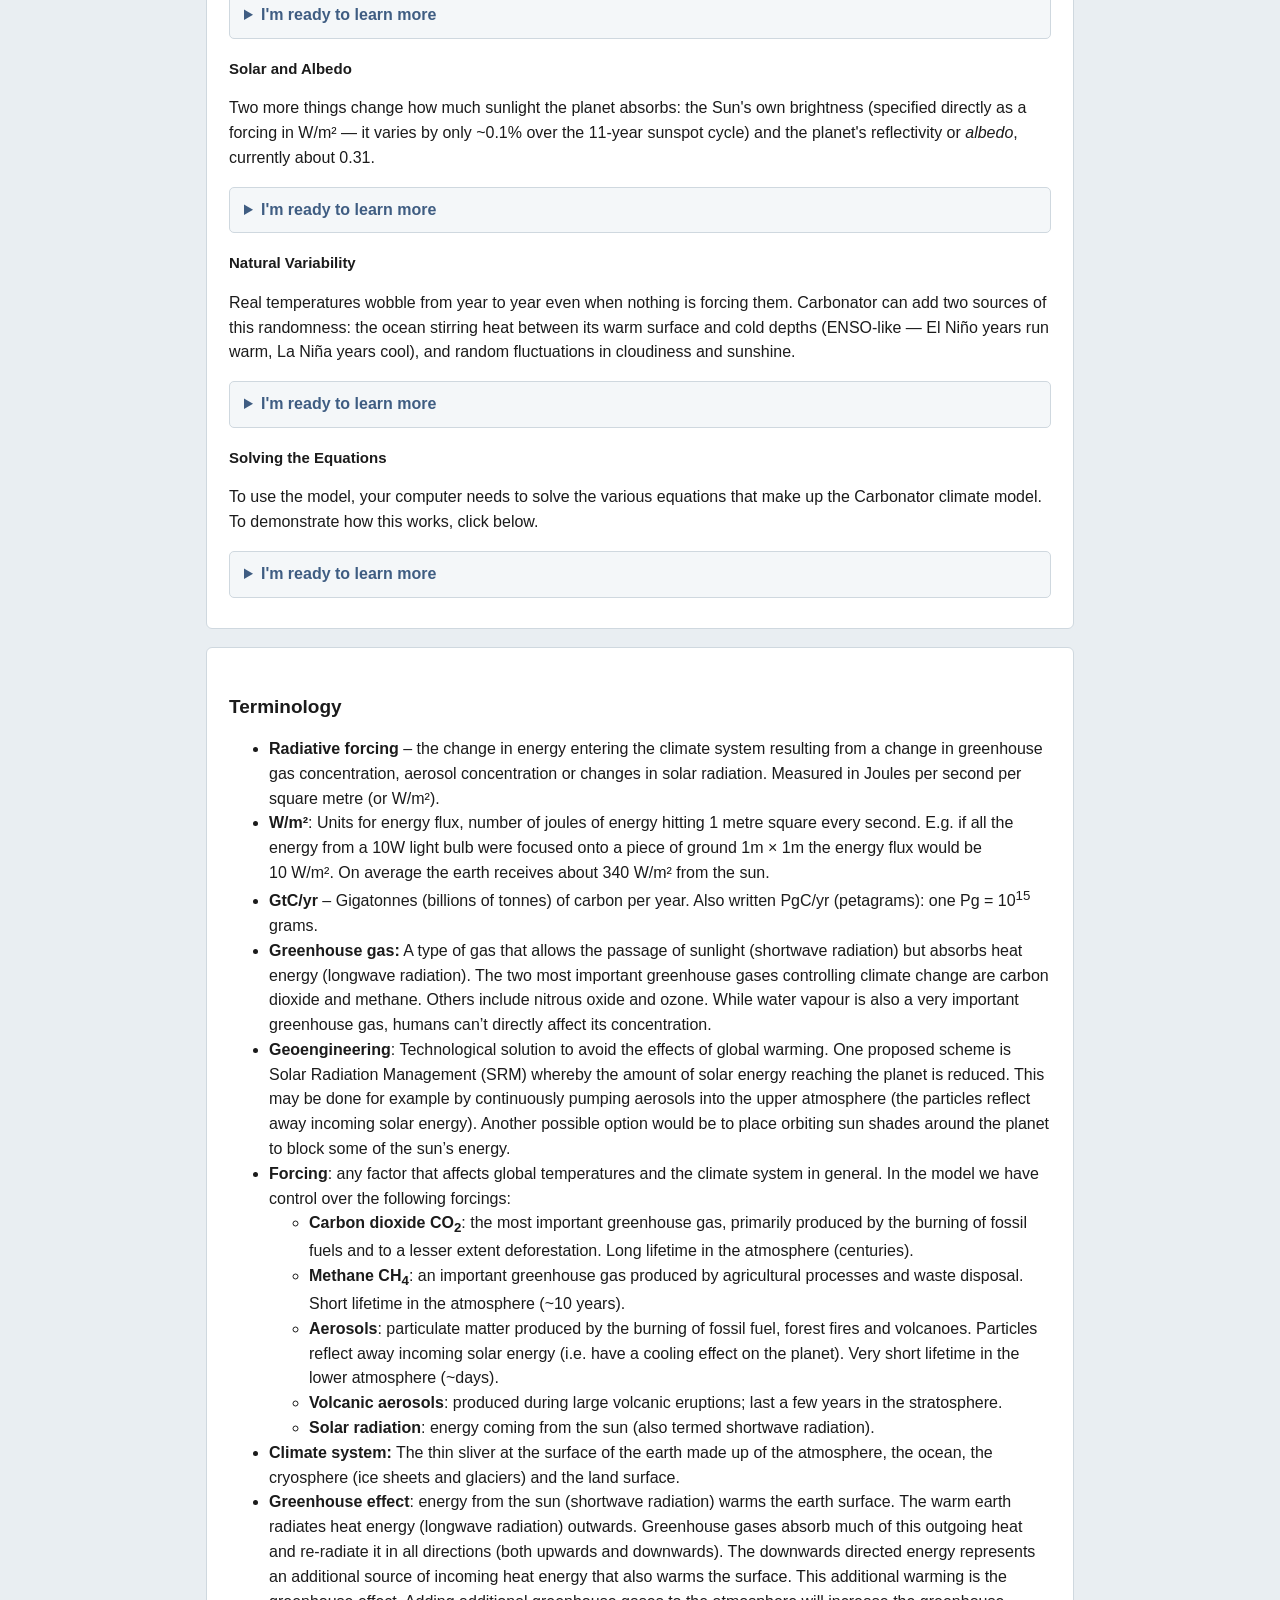
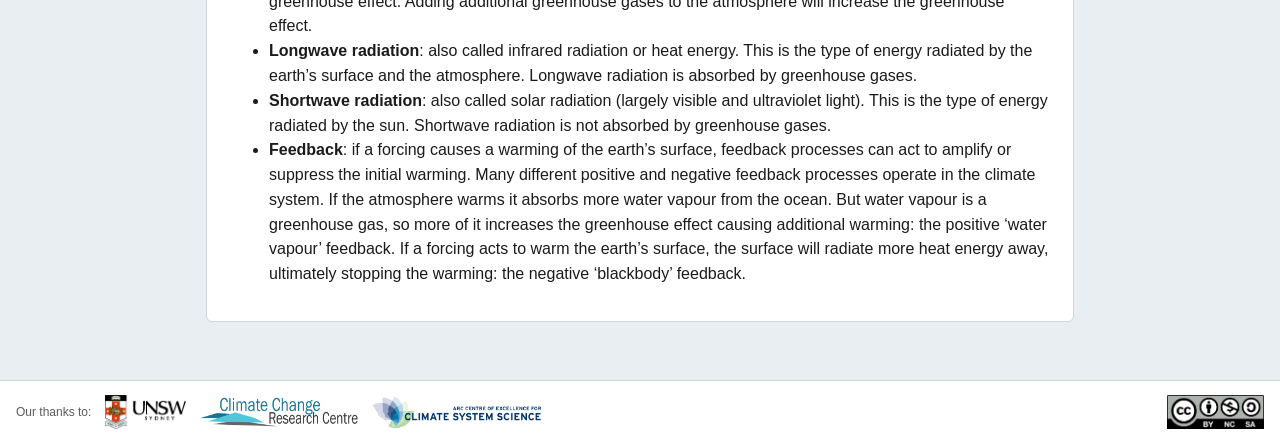
<file: explained.html>
<!doctype html>
<html lang="en">
<head>
  <meta charset="utf-8" />
  <meta name="viewport" content="width=device-width, initial-scale=1" />
  <title>Carbonator Explained — Carbonator</title>
  <link rel="stylesheet" href="css/site.css" />
</head>
<body>
  <div class="topbar">
    <div class="brand">
      <div class="logo"><a href="index.html"><img src="assets/img/logo_carbonator.png" alt="Carbonator" class="logo-img"><span class="logo-2">2</span></a></div>
    </div>
    <nav class="topnav">
      <a href="index.html" class="cta">Open the app</a>
      <a href="explained.html" class="active">Explained</a>
      <a href="faqs.html">FAQs</a>
      <a href="schools.html">Schools</a>
      <a href="team.html">Team</a>
    </nav>
  </div>

  <div class="page">
    <h1>Carbonator Explained</h1>

    <div class="note">
      This page was written for the original Carbonator and describes the ideas behind the model.
      Carbonator&nbsp;2 works the same way, but its scenarios are now the CMIP6 <em>Shared Socioeconomic
      Pathways</em> (SSPs), and the full model adds emission inputs for nitrous oxide, ozone-forming
      pollution and synthetic industrial gases alongside CO₂, methane, aerosols and volcanoes.
    </div>

    <div class="card">
      <h2>What is Carbonator?</h2>
      <p>Carbonator is a simple climate model. Unlike a full climate model that can tell us how climate variables evolve at different locations it can only tell us how a subset of variables change on a global scale (e.g. globally averaged temperature). Carbonator uses only a few hundred lines of computer code and takes a few seconds to simulate centuries of climate system evolution on your computer.</p>
      <p>Carbonator is based on the same laws of physics that underpin state-of-the-art climate models (in particular the conservation of energy) and for a limited number of variables will produce very similar results to those models. As such, it is a powerful tool that can be used to explore how the climate system is affected by different factors (like CO<sub>2</sub> emissions, volcanoes or changes in the power output of the sun) and how our decisions are likely to affect the climate system in the future.</p>
      <p>Based on a set of inputs (that you can modify):</p>
      <ol>
        <li>CO<sub>2</sub> emissions (billions of tonnes of carbon per year)</li>
        <li>CH<sub>4</sub> (methane) emissions</li>
        <li>N<sub>2</sub>O (nitrous oxide) emissions</li>
        <li>Ozone-forming pollution (precursor emissions)</li>
        <li>Synthetic industrial gas emissions (CFCs, HFCs, …)</li>
        <li>Human aerosol (SO<sub>2</sub>) emissions</li>
        <li>Volcanic aerosol injection</li>
        <li>Solar forcing</li>
        <li>Albedo (the planet's reflectivity)</li>
      </ol>
      <p>You can also switch on <b>natural variability</b> — random year-to-year fluctuations from ocean mixing and
      cloudiness — to make model runs look like real thermometer records.</p>
      <p>Carbonator will calculate how various climate variables will change over time, including:</p>
      <ul>
        <li>Surface temperature</li>
        <li>Deep ocean temperature</li>
        <li>Sea-level</li>
        <li>Ocean pH</li>
        <li>Atmospheric concentrations of CO<sub>2</sub> and CH<sub>4</sub></li>
      </ul>
      <p>The following schematic shows all the components of Carbonator:</p>
      <p><img src="assets/img/content/05.png" alt="Carbonator model schematic"></p>
      <p>Carbonator is made up of a number of sub-models, that feed information to the main <em>Energy Balance Model</em>.</p>

      <details>
        <summary>I'm ready to learn more</summary>
        <h2>Energy Balance Model</h2>
        <p>At the heart of Carbonator (and all climate models) is an energy balance model. This simply means that if we know the energy entering or leaving the climate system, then we can calculate how the energy content (otherwise known as temperature) will change. By making estimates of how energy coming in or out changes in the future then we can predict what will happen to temperature (and other climate variables) in the future.</p>
        <p>If there were an increase in the energy entering the climate system (for example if the sun were to get a little stronger), this would very quickly heat up the atmosphere, land surface and upper ocean. It would take much longer for that extra heat to gradually mix down into the deep ocean.</p>
        <p>So let&rsquo;s build a (box) model of the climate system:</p>
        <ol>
          <li>Let&rsquo;s replace the atmosphere, land surface, and upper ocean by a box (box 1). To make this box behave realistically it needs to have the same heat capacity as the combined atmosphere, land surface, and upper ocean (top 500m). [Heat capacity is the amount of energy it takes to increase an object&rsquo;s temperature by 1&deg;C]. The heat capacity of this box is relatively small so that changes in energy into or out of the box cause rapid changes in temperature.</li>
          <li>Next we replace the deep ocean (top 4000m) with a second box. The deep ocean has a much larger heat capacity than the combined atmosphere, land surface, and upper ocean, so our second box will have a much larger heat capacity than the first box. As such it will respond more slowly to changes in energy into or out of the box.</li>
        </ol>
        <p>Next we need to define some properties of these boxes:</p>
        <ol>
          <li>Energy from the sun can only directly warm the first box (i.e. solar energy is absorbed in the top few metres of the ocean). But if the temperatures of the boxes are different then heat will gradually mix from the warmer to the cooler box (making the warmer box cooler and the cooler box warmer!). We are going to assume that the energy transferred between the boxes is proportional to the difference in temperature between the boxes.</li>
          <li>When objects warm they also release energy (for example because we are warm we release heat energy to the atmosphere). This means that as the first box warms it will also release energy upwards (to space) as well as downwards (into the deep ocean). We are going to assume that the energy lost to space is proportional to the temperature of the upper box.</li>
        </ol>
        <p>So here is our (two box) model of the climate system:</p>
        <p><img src="assets/img/content/06.png" alt="Two-box model schematic"></p>
        <p>Now we need some equations to describe the temperature changes in the two boxes (one equation for each box).</p>
        <h3>Box 1:</h3>
        <p>Change in energy in box 1 each second = Energy coming in each second &ndash; Energy going out each second (from the top and bottom of box 1)</p>
        <p>The energy in the box (E) [measured in Joules] is the heat capacity of the box (C) multiplied by the temperature of the box (T). Mathematically the change in energy (E) with time (t) is written as:</p>
        <span class="eq"><span class="frac"><span>dE</span><span>dt</span></span> = E<sub>in</sub> − E<sub>out</sub></span>
        <p>But because E = C &times; T (and C is a constant, i.e. the heat capacity doesn&rsquo;t change):</p>
        <span class="eq"><span class="frac"><span>dE</span><span>dt</span></span> = C <span class="frac"><span>dT</span><span>dt</span></span></span>
        <p>From (3) above, the energy lost to space is proportional to the temperature of box 1 (E<sub>out</sub> = aT), and from (4) the energy mixed downwards is proportional to the temperature difference between the boxes (E<sub>mix</sub> = b(T − T<sub>o</sub>)), where <em>a</em> and <em>b</em> are constants. Putting it all together:</p>
        <span class="eq">C <span class="frac"><span>dT</span><span>dt</span></span> = E<sub>in</sub> − aT − b<span class="rm">(</span>T − T<sub>o</sub><span class="rm">)</span></span>
        <h3>Box 2:</h3>
        <p>Change in energy in box 2 each second = Energy coming in each second (from the bottom of box 1). The energy coming in to box 2 is the same as the energy leaving the bottom of box 1, so following similar arguments:</p>
        <span class="eq">C<sub>o</sub> <span class="frac"><span>dT<sub>o</sub></span><span>dt</span></span> = b<span class="rm">(</span>T − T<sub>o</sub><span class="rm">)</span></span>
        <p>These two coupled equations are the heart of Carbonator (they follow Geoffroy et&nbsp;al. 2013).</p>
        <p>They tell us that if we know the energy entering the climate system (E<sub>in</sub>), which may change over time, we can calculate how the temperature of the surface climate (i.e. all the components in box 1) and the deep ocean (box 2) change with time.</p>
        <p>NB we also need to figure out the values for the various constants (C, C<sub>o</sub>, a, b). These can be calculated or figured out by looking at observations of the real world.</p>
        <h3>How do we get E<sub>in</sub>?</h3>
        <p>The energy entering the climate system depends on multiple factors. Some of the main ones are:</p>
        <ul>
          <li>E<sub>sun</sub>: How much energy comes in from the sun that doesn&rsquo;t get reflected back out to space by clouds or bright surfaces on the planet surface (in particular ice)?</li>
          <li>E<sub>volcano</sub>: How much of the sun&rsquo;s energy gets reflected away back to space by volcanic aerosols in the atmosphere?</li>
          <li>E<sub>aerosol</sub>: How much of the sun&rsquo;s energy gets reflected away back to space by human-made aerosols in the atmosphere?</li>
          <li>E<sub>co2</sub>: How much extra heat is trapped at the surface by CO<sub>2</sub> (greenhouse effect)?</li>
          <li>E<sub>ch4</sub>: How much extra heat is trapped at the surface by methane (greenhouse effect)?</li>
        </ul>
        <p>To get E<sub>in</sub> we need to sum these different components:</p>
        <p>E<sub>in</sub> = E<sub>sun</sub> + E<sub>volcano</sub> + E<sub>aerosol</sub> + E<sub>co2</sub> + E<sub>ch4</sub></p>
        <p>Some of these components are hard to measure or estimate directly, so Carbonator uses sub-models (for the carbon cycle and methane) to calculate the CO<sub>2</sub> and CH<sub>4</sub> terms from emissions, while the remaining terms are specified as radiative forcings from the scenario data.</p>
        <h3>References</h3>
        <ul>
          <li>Geoffroy, O., D. Saint-Martin, D. J. L. Olivi&eacute;, A. Voldoire, G. Bellon, and S. Tyt&eacute;ca. &ldquo;Transient Climate Response in a Two-Layer Energy-Balance Model. Part I: Analytical Solution and Parameter Calibration Using CMIP5 AOGCM Experiments.&rdquo; Journal of Climate 26, no. 6 (2013): 1841&ndash;57. <a href="https://doi.org/10.1175/JCLI-D-12-00195.1" target="_blank" rel="noopener">https://doi.org/10.1175/JCLI-D-12-00195.1</a>.</li>
          <li>Gregory, J. M., J. A. Church, G. J. Boer, K. W. Dixon, G. M. Flato, D. R. Jackett, J. A. Lowe, et al. &ldquo;Comparison of Results from Several AOGCMs for Global and Regional Sea-Level Change 1900&ndash;2100.&rdquo; Climate Dynamics 18, no. 3&ndash;4 (2001): 225&ndash;40. <a href="https://doi.org/10.1007/s003820100180" target="_blank" rel="noopener">https://doi.org/10.1007/s003820100180</a>.</li>
        </ul>
      </details>
    </div>

    <div class="card">
      <h2>What is a model?</h2>
      <p>A model is a way of understanding complex systems or phenomena. For example, models can be used to help us understand the movement of planets around the sun, or how a disease spreads or how the brain works or how the earth&rsquo;s climate will change in the future.</p>
      <p>To construct a model you need to identify the essential components of the system or phenomenon you are trying to model and how the components behave and interact. In science you would then often use mathematical equations or computer code to describe these components and interactions.</p>
      <p>A few examples might make this clearer:</p>
      <details>
        <summary>I'm ready to learn more</summary>
        <p>Imagine a person on a swing. We would like to understand how fast the swing goes, or how often you go back and forth. This could depend on many factors: the size of the person, the design of the swing, the strength of the wind, the friction in the bearings. But the essential components of this system can be modelled as a ball on a weightless string suspended from a pivot with no friction. The ball is pulled downwards by gravity and upwards by the tension in the string. By mathematically describing this highly simplified version of the person on a swing we can get a good idea of how the swing will move (it won&rsquo;t be perfect, because in the real world the swing is affected by other factors &ndash; like friction, but we can still learn a lot from the simple model).</p>
        <p><img src="assets/img/content/01.png" alt="Pendulum model"></p>
        <p>Imagine the earth orbiting the sun. We can model this as two balls (one with the mass of the sun, the other with the mass of earth) rotating around each other and kept together by gravitational attraction. Based on experiments we know that the strength of the gravitational attraction is proportional to the masses multiplied together, and inversely proportional to the square of the distance between them. By describing this model mathematically we can figure out approximately how fast the planet orbits and how far the sun and planet must be from each other. However this model is just an approximation of the real world: interactions with other planets will also be important, space-time is distorted by the massive sun and planet which slightly changes how gravity works (general relativity) and even in space there is some friction.</p>
        <p><img src="assets/img/content/02.png" alt="Orbit model"></p>
        <p>Finally imagine a burner heating up a beaker of water. We can model this as a box with the same heat capacity as the water and a constant input of heat. Conservation of energy tells us the rate at which the temperature of the box increases must be proportional to the energy coming in (and inversely proportional to the heat capacity of the water i.e. it takes longer to heat more water). In the real world the water will heat at different rates, there will be heat losses from the top of the water and from the sides of the beaker and the heating source won&rsquo;t be perfectly constant, but still our approximation will be able to provide valuable information about how fast the water heats up.</p>
        <p><img src="assets/img/content/03.png" alt="Heated beaker model"></p>
        <p>We could improve our final model, by assuming that our box can also lose heat to the surroundings. Let&rsquo;s assume that the rate at which the box loses heat is proportional to the difference between the temperature of the box (T) and the temperature of the surrounding air (T<sub>A</sub>) i.e. the hotter the box gets the more heat it loses.</p>
        <p><img src="assets/img/content/04.png" alt="Box model with heat loss"></p>
        <p>This last type of model is referred to as a box model. The box in this case represents the water. But we simplify the situation and assume that the water is a homogenous box with a single temperature and heat capacity. Carbonator is also a box model that works in a similar way to this example.</p>
      </details>

      <h2>What is a climate model?</h2>
      <p>A climate model is a simulation of the climate system: the atmosphere, ocean, land surface and cryosphere (ice areas), run on a computer that allows you to tell how important climate variables like temperature, sea level or rainfall change over time at different locations.</p>
      <p>Everyone has heard of weather forecast models. Climate models are very similar but, while weather forecast models are used to predict how the atmosphere will change over the timescale of a few days, climate models tell us how the climate system is likely to change over decades or centuries. Climate and weather models are usually run on powerful computers; they generate simulations of important climate variables like temperature, sea level or rainfall change over time at different locations.</p>
      <p>State-of-the-art climate models (there are dozens of them built by different research centres around the world) are made up of thousands of lines of computer code. They require hundreds of people-years to build and take weeks or months to simulate a few decades of climate system evolution on powerful supercomputers (equivalent to 100s or 1000s of personal computers).</p>
      <p>Here are some YouTube links to some climate model simulations:</p>
      <p><a href="https://www.youtube.com/watch?v=aX9nHyMP4L0" target="_blank" rel="noopener">NOAA SOS: GFDL Global Sea Surface Temperature Model</a></p>
      <p><a href="https://www.youtube.com/watch?v=C3yQUaU6fXE" target="_blank" rel="noopener">NOAA Research: Improving the global weather forecast model</a></p>
      <p><a href="https://www.youtube.com/watch?v=g3mt30cu8l4" target="_blank" rel="noopener">Stop And Think: NASA's Perpetual Ocean, Animation of Surface Ocean Currents</a></p>
    </div>

    <div class="card">
      <h2>The models</h2>

      <h3>Carbon Cycle Model</h3>
      <p>Probably the most complex part of Carbonator is the carbon cycle model. The carbon cycle model takes the CO<sub>2</sub> emissions (one of the model inputs) and calculates the extra energy entering the climate system due to CO<sub>2</sub> and the enhanced greenhouse effect.</p>
      <p>CO<sub>2</sub> is the most important greenhouse gas that is affected by humans. Increases in atmospheric CO<sub>2</sub> (measured in parts per million by volume, ppm) since pre-industrial times are primarily from the burning of fossil fuels and from deforestation. CO<sub>2</sub> emitted by human activity (expressed in GtC/yr) accumulates in the atmosphere but is also removed from the atmosphere by plants and dissolved in ocean water.</p>
      <details>
        <summary>I'm ready to learn more</summary>
        <p>The energy balance model used by Carbonator is split into two boxes that represent the energy stored in the surface climate and the deep ocean. The carbon cycle model is comprised of 5 boxes, representing the carbon stored in the atmosphere (as CO<sub>2</sub>), the upper ocean, the deep ocean, vegetation and soil.</p>
        <p><img src="assets/img/content/15.png" alt="Carbon cycle schematic"></p>
        <p>Carbon dioxide emissions (E<sup>co2</sup>) enter the atmosphere, increasing the total amount of atmospheric carbon (C<sup>at</sup>). This carbon leaves the atmosphere by dissolving into the upper ocean (C<sup>up</sup>) and being taken up by plants (N) by photosynthesis.</p>
        <p>The rate of transfer of carbon into the ocean is proportional to the difference between atmospheric and oceanic CO<sub>2</sub> concentration. This rate also depends on the acidity of the ocean, which changes depending on the amount of stored carbon. Carbon can leave the upper ocean by mixing into the deep ocean.</p>
        <p>The uptake of carbon by plants via photosynthesis depends on the atmospheric CO<sub>2</sub> concentration. The carbon in plants turns into soil carbon over long timescales as vegetation decays. Some of the carbon in the soil eventually gets back into the atmosphere via its breakdown by bacteria.</p>
        <p>These interactions are written down mathematically below (the flux of carbon into the ocean is
        F<sub>ao</sub> = k<sub>a</sub><span style="font-style:normal;">(</span>C<sup>at</sup> − A·B·C<sup>up</sup><span style="font-style:normal;">)</span>, where B represents the ocean's carbonate chemistry):</p>
        <span class="eq"><span class="frac"><span>dC<sup>at</sup></span><span>dt</span></span> = E − F<sub>ao</sub> + (1−ε) m N + δ S − P</span>
        <span class="eq"><span class="frac"><span>dC<sup>up</sup></span><span>dt</span></span> = F<sub>ao</sub> − k<sub>d</sub><span class="rm">(</span>C<sup>up</sup> − C<sup>lo</sup>/d<span class="rm">)</span> &emsp; <span class="frac"><span>dC<sup>lo</sup></span><span>dt</span></span> = k<sub>d</sub><span class="rm">(</span>C<sup>up</sup> − C<sup>lo</sup>/d<span class="rm">)</span></span>
        <span class="eq"><span class="frac"><span>dN</span><span>dt</span></span> = P − m N &emsp; <span class="frac"><span>dS</span><span>dt</span></span> = ε m N − δ S &emsp; P = P<sub>0</sub><span class="rm">[</span>1 + a<sub>2</sub>(C<sup>at</sup> − C<sup>at</sup><sub>0</sub>)<span class="rm">]</span></span>
        <p>where C<sup>at</sup>, C<sup>up</sup>, C<sup>lo</sup>, N and S are the inventories of carbon (GtC) in the atmosphere, upper ocean, deep ocean, vegetation and soil, P is photosynthesis by plants (GtC/yr) and E is human CO<sub>2</sub> emissions (GtC/yr).</p>
        <p>If we specify emissions of CO<sub>2</sub>, these equations tell us how the atmospheric concentration changes over time. More CO<sub>2</sub> traps more heat:</p>
        <span class="eq">F<sub>CO₂</sub> = 5.35 <span class="rm">ln(</span>C<sup>at</sup> / C<sup>at</sup><sub>0</sub><span class="rm">)</span> &ensp; <span class="rm">W/m²</span></span>
        <p>Where C<sup>at</sup><sub>0</sub> is the natural concentration before humans started emitting CO<sub>2</sub>.</p>
        <p>This relationship is logarithmic. This means that CO<sub>2</sub> traps less heat as CO<sub>2</sub> concentrations increase.</p>
        <h3>References</h3>
        <ul>
          <li>Glotter, Michael J., Raymond T. Pierrehumbert, Joshua W. Elliott, Nathan J. Matteson, and Elisabeth J. Moyer. &ldquo;A Simple Carbon Cycle Representation for Economic and Policy Analyses.&rdquo; Climatic Change 126, no. 3&ndash;4 (2014): 319&ndash;35. <a href="https://doi.org/10.1007/s10584-014-1224-y" target="_blank" rel="noopener">https://doi.org/10.1007/s10584-014-1224-y</a>.</li>
        </ul>
      </details>

      <h3>Methane Model</h3>
      <p>CO<sub>2</sub> is a long lived greenhouse gas that takes hundreds of years to be removed from the atmosphere. As a result CO<sub>2</sub> emitted today will still have an effect on the climate system hundreds of years from now (see the CO<sub>2</sub> pulse experiment). Other greenhouse gases remain in the atmosphere for far shorter periods of time. The second most important greenhouse gas related to human activities is methane. Methane emissions are primarily related to waste management, changes in agriculture and the production of fossil fuels. The main way methane is removed from the atmosphere is through oxidation. Methane will typically last about 10 years in the atmosphere; as a result if we stopped producing methane today it would return to background concentrations in a few decades (see the CH<sub>4</sub> pulse experiment).</p>
      <details>
        <summary>I'm ready to learn more</summary>
        <p>Methane is modelled using a single box that represents the atmospheric store of methane. Emissions (E) increase the concentration (C), and oxidation removes it with a lifetime &tau; of roughly a decade (in Carbonator &tau; itself depends slightly on how much methane there is):</p>
        <span class="eq"><span class="frac"><span>dC</span><span>dt</span></span> = <span class="frac"><span>E</span><span>k</span></span> − <span class="frac"><span>C</span><span>τ(C)</span></span></span>
        <p>(k just converts emissions in Tg per year into concentration units, ppb.) More CH<sub>4</sub> traps more heat, with a square-root rather than logarithmic dependence:</p>
        <span class="eq">F<sub>CH₄</sub> = 0.036 <span class="rm">(</span>√C − √C<sub>0</sub><span class="rm">)</span> &ensp; <span class="rm">W/m²</span></span>
        <p>Where C<sub>0</sub> is the natural concentration before human emissions began. As with CO<sub>2</sub>, each extra tonne has a diminishing effect as concentrations rise — and because &tau; is only about 12 years, concentrations respond within decades of any change in emissions (compare the CH<sub>4</sub> and CO<sub>2</sub> pulse experiments).</p>
        <h3>References</h3>
        <ul>
          <li>Boucher, Olivier, Pierre Friedlingstein, Bill Collins, and Keith P. Shine. &ldquo;The Indirect Global Warming Potential and Global Temperature Change Potential Due to Methane Oxidation.&rdquo; Environmental Research Letters 4, no. 4 (2009): 044007. <a href="https://doi.org/10.1088/1748-9326/4/4/044007" target="_blank" rel="noopener">https://doi.org/10.1088/1748-9326/4/4/044007</a>.</li>
        </ul>
      </details>

      <h3>Nitrous Oxide (N<sub>2</sub>O) Model</h3>
      <p>Nitrous oxide comes mostly from farming — nitrogen fertilisers and manure feed soil microbes that release
      N<sub>2</sub>O. It is a strong greenhouse gas that survives for about 120 years, until it is finally broken
      apart by ultraviolet sunlight high in the stratosphere.</p>
      <details>
        <summary>I'm ready to learn more</summary>
        <p>N<sub>2</sub>O uses exactly the same single-box idea as methane, just with a much longer (and constant)
        lifetime &tau; ≈ 120 years:</p>
        <span class="eq"><span class="frac"><span>dC</span><span>dt</span></span> = <span class="frac"><span>E</span><span>k</span></span> − <span class="frac"><span>C</span><span>τ</span></span></span>
        <p>and a square-root forcing law like methane's:</p>
        <span class="eq">F<sub>N₂O</sub> = 0.12 <span class="rm">(</span>√C − √C<sub>0</sub><span class="rm">)</span> &ensp; <span class="rm">W/m²</span></span>
        <p>with C in ppb and C<sub>0</sub> = 270 ppb the pre-industrial concentration. The long lifetime means
        N<sub>2</sub>O behaves in between methane (12 years) and CO<sub>2</sub> (centuries): emissions we release
        today will still be warming the planet at the end of the century.</p>
      </details>

      <h3>Synthetic Gases Model</h3>
      <p>CFCs, HFCs and related industrial chemicals are entirely human-made — refrigerants, foams and old spray-can
      propellants. Kilogram for kilogram they are thousands of times more powerful than CO<sub>2</sub>. Look at this
      input's history in the app: emissions peak around 1990 and then collapse — the Montreal Protocol, agreed in
      1987 to save the ozone layer, which also avoided a lot of warming.</p>
      <details>
        <summary>I'm ready to learn more</summary>
        <p>Dozens of individual gases with different lifetimes are bundled into <em>one equivalent gas</em>, measured
        in CFC-12-equivalent units, with a single effective lifetime &tau; ≈ 100 years:</p>
        <span class="eq"><span class="frac"><span>dC</span><span>dt</span></span> = <span class="frac"><span>E</span><span>k</span></span> − <span class="frac"><span>C</span><span>τ</span></span></span>
        <p>Because these gases absorb in an "atmospheric window" where little else absorbs, their forcing does not
        saturate — it is simply proportional to the concentration (in ppb-equivalent):</p>
        <span class="eq">F<sub>syn</sub> = 0.32 &middot; C &ensp; <span class="rm">W/m²</span></span>
        <p>That linearity is why a tiny concentration — parts per <em>trillion</em> — can matter for climate.</p>
      </details>

      <h3>Ozone Model</h3>
      <p>Ozone near the ground is not emitted directly: sunlight cooks it up from precursor pollution (nitrogen
      oxides from exhausts, carbon monoxide, evaporated fuels). It is a greenhouse gas and a harmful pollutant, and
      it disappears within weeks if the pollution stops.</p>
      <details>
        <summary>I'm ready to learn more</summary>
        <p>Because the precursors and the ozone they make are so short-lived, no reservoir is needed — the forcing
        simply tracks the precursor emission rate E (an index in ~Tg per year), exactly like human aerosols but with
        the opposite sign:</p>
        <span class="eq">F<sub>O₃</sub> = 0.004 &middot; E &ensp; <span class="rm">W/m²</span></span>
      </details>

      <h3>Volcanic Aerosols</h3>
      <p>Big eruptions inject sulphur dioxide into the stratosphere, where it becomes a reflective haze that cools the planet for a few years (Pinatubo in 1991 cooled Earth by about half a degree).</p>
      <details>
        <summary>I'm ready to learn more</summary>
        <p>The input is the amount of haze injected each year, E (measured as optical depth per year). The
        stratospheric haze A builds up with injections and settles out with a lifetime &tau; ≈ 1.2 years, and the
        cooling is proportional to how much haze is present:</p>
        <span class="eq"><span class="frac"><span>dA</span><span>dt</span></span> = E − <span class="frac"><span>A</span><span>τ</span></span> &emsp; F<sub>volc</sub> = −20 &middot; A &ensp; <span class="rm">W/m²</span></span>
        <p>Try the Mega Volcano experiment and note how quickly the climate recovers compared with a CO<sub>2</sub>
        pulse — the haze is gone in a few years, and the ocean's memory of the cooling fades over decades.</p>
      </details>

      <h3>Human Aerosols</h3>
      <p>Burning fossil fuels releases particles (mostly from sulphur dioxide, SO<sub>2</sub>) into the lower
      atmosphere. They reflect sunlight and brighten clouds, cooling the planet — but rain washes them out within
      days, so their cooling only lasts while we keep emitting (see the Geoengineering Failure experiment).</p>
      <details>
        <summary>I'm ready to learn more</summary>
        <p>Because the particles are removed so fast, the amount in the air simply tracks the emission rate E
        (Tg of SO<sub>2</sub> per year), and so does the forcing — no reservoir equation needed:</p>
        <span class="eq">F<sub>aer</sub> = −0.009 &middot; E &ensp; <span class="rm">W/m²</span></span>
        <p>Today's ~100 Tg per year of SO<sub>2</sub> gives roughly −1 W/m² — hiding around half a degree of
        greenhouse warming. (In reality the cloud-brightening part makes the relationship a bit weaker than linear
        at high emissions; proportionality is a good teaching approximation.)</p>
      </details>

      <h3>Sea-level Model</h3>
      <p>The primary causes of sea level rise are the thermal expansion of water (warmer water takes up more room) and the melting of land ice (the Greenland and Antarctic ice sheets, and glaciers). Carbonator models both contributions.</p>
      <details>
        <summary>I'm ready to learn more</summary>
        <p>Each contribution rises at a rate proportional to how much warmer the planet is (relative to a reference
        temperature T<sub>ref</sub>), and would slowly relax back over a long adjustment time &tau;:</p>
        <span class="eq"><span class="frac"><span>dS</span><span>dt</span></span> = a &middot; <span class="rm">max(</span>T − T<sub>ref</sub>, 0<span class="rm">)</span> − <span class="frac"><span>S</span><span>τ</span></span></span>
        <p>The thermal part responds over ~200 years and the land-ice part over ~800 years — which is why sea level
        keeps rising long after temperature stabilises. Watch the two coloured layers in the sea-level output. There
        is also a <em>regional</em> sea-level map in the Local projections panel: winds and currents pile the extra
        water up unevenly.</p>
      </details>

      <h3>Solar and Albedo</h3>
      <p>Two more things change how much sunlight the planet absorbs: the Sun's own brightness (specified directly
      as a forcing in W/m² — it varies by only ~0.1% over the 11-year sunspot cycle) and the planet's reflectivity
      or <em>albedo</em>, currently about 0.31.</p>
      <details>
        <summary>I'm ready to learn more</summary>
        <p>Earth intercepts S<sub>0</sub> ≈ 1360 W/m² of sunlight, which spread over the whole rotating sphere is
        S<sub>0</sub>/4 ≈ 340 W/m². If the albedo &alpha; changes, the absorbed sunlight changes by:</p>
        <span class="eq">F<sub>alb</sub> = − <span class="frac"><span>S<sub>0</sub></span><span>4</span></span> <span class="rm">(</span>&alpha; − 0.31<span class="rm">)</span> ≈ −340 <span class="rm">(</span>&alpha; − 0.31<span class="rm">)</span> &ensp; <span class="rm">W/m²</span></span>
        <p>So brightening the planet by just 0.01 reflects an extra 3.4 W/m² — comparable to all human greenhouse
        forcing so far. The White Roofs experiment uses this input.</p>
      </details>

      <h3>Natural Variability</h3>
      <p>Real temperatures wobble from year to year even when nothing is forcing them. Carbonator can add two
      sources of this randomness: the ocean stirring heat between its warm surface and cold depths (ENSO-like —
      El Niño years run warm, La Niña years cool), and random fluctuations in cloudiness and sunshine.</p>
      <details>
        <summary>I'm ready to learn more</summary>
        <p><b>Ocean mixing</b> adds a random heat exchange q(t) between the two boxes — the same q is added to the
        surface box and removed from the deep box, so energy is conserved and the temperature always recovers:</p>
        <span class="eq">C <span class="frac"><span>dT</span><span>dt</span></span> = … + q(t) &emsp; C<sub>o</sub> <span class="frac"><span>dT<sub>o</sub></span><span>dt</span></span> = … − q(t)</span>
        <p>q(t) is generated as a damped oscillator with an ENSO-like ~4-year period and an amplitude of about
        1 W/m². <b>Clouds &amp; sun</b> instead perturb the albedo with slowly-varying red noise (about ±0.5 W/m²,
        matching satellite measurements of the planet's energy balance). Unlike mixing, this genuinely adds or
        removes energy, so its effects can linger for years. With both switched on, the model's year-to-year
        variability matches the observed temperature record.</p>
      </details>

      <h3>Solving the Equations</h3>
      <p>To use the model, your computer needs to solve the various equations that make up the Carbonator climate model. To demonstrate how this works, click below.</p>
      <details>
        <summary>I'm ready to learn more</summary>
        <p>To demonstrate how this works, let&rsquo;s use a simpler model: a single box model of the climate system. In this case, we are going to ignore the effect of the deep ocean (i.e. we assume that no heat is transferred from the upper to the lower ocean). Also instead of having several inputs, our input is going to be the total incoming energy (E<sub>in</sub>), so that we don&rsquo;t need to worry about the CO<sub>2</sub>, methane and other sub-models. Mathematically our model can be written:</p>
        <span class="eq">C <span class="frac"><span>dT</span><span>dt</span></span> = E<sub>in</sub> − aT</span>
        <p>This says, the change in the energy content in our box (which represents the climate system) per second equals the energy coming in per second (the model input) minus the energy emitted out to space per second (which depends on the surface temperature). C and a are constants.</p>
        <p>Using this equation, if we know E<sub>in</sub>, we want to be able to calculate how the surface temperature changes in time. This means that we need to integrate this equation to find T at different times.</p>
        <p>If E<sub>in</sub> is constant, this equation can be integrated exactly. With T(0)&nbsp;=&nbsp;0 (Carbonator always measures temperature relative to the start), the solution is:</p>
        <span class="eq">T(t) = <span class="frac"><span>E<sub>in</sub></span><span>a</span></span> <span class="rm">(</span>1 − e<sup>−at/C</sup><span class="rm">)</span></span>
        <p>The temperature rises quickly at first and then levels off at E<sub>in</sub>/a: the box warms until it radiates away exactly as much extra energy as is coming in. For example with a&nbsp;=&nbsp;1 W/m²/K, C&nbsp;=&nbsp;6 W&nbsp;yr/m²/K and a sudden jump of E<sub>in</sub>&nbsp;=&nbsp;1 W/m², the box warms towards 1&nbsp;°C with a timescale of C/a = 6 years.</p>
        <p>However, in the real world E<sub>in</sub> changes with time — E<sub>in</sub>(t). For example, imagine that over time the sun gets stronger, but during this period a volcano briefly reduces the incoming energy:</p>
        <p><img src="assets/img/content/28.png" alt="Complex forcing"></p>
        <p>Now we can&rsquo;t integrate this in the normal way. Instead we do a <em>numerical integration</em>. This only provides an approximate answer, but if we do it right the approximation can be as accurate as we want. So how does it work?</p>
        <p>Let&rsquo;s start with dT/dt — the gradient of T with respect to time. Look at this on a graph of temperature versus time:</p>
        <p><img src="assets/img/content/29.png" alt="Gradient on a curve"></p>
        <p>The gradient dT/dt at time t is the tangent to the curve. We can approximate it over a small time step &Delta;t:</p>
        <span class="eq"><span class="frac"><span>dT</span><span>dt</span></span> ≈ <span class="frac"><span>T(t+Δt) − T(t)</span><span>Δt</span></span></span>
        <p>(the smaller &Delta;t, the better the approximation — shrink it to zero and it is exact; that is the basis of calculus). Substituting this into our model equation and rearranging:</p>
        <span class="eq">T(t+Δt) = T(t) + <span class="frac"><span>Δt</span><span>C</span></span> <span class="rm">[</span>E<sub>in</sub>(t) − aT(t)<span class="rm">]</span></span>
        <p>What does this equation say? Let&rsquo;s imagine t is the time now. The equation says if we know what the temperature is now and how much energy is entering the climate system now, we can estimate what the temperature will be a little way in the future.</p>
        <p>Using our estimate for the temperature a little way into the future we can use the same equation to estimate the temperature a little further in the future. By using this equation multiple times we can estimate the temperature progressively further into the future. If the (time) steps that we use to make these calculations are not too large, our answer can be quite accurate.</p>
        <p>We can now use computer code to do this calculation multiple times. In fact we can even run this model in an <a href="assets/pdfs/excel_model.xlsx">Excel spreadsheet</a>. Check this out to see how temperature changes in response to the E<sub>in</sub> shown above; or modify E<sub>in</sub> to create your own scenario.</p>
      </details>
    </div>

    <div class="card">
      <h2>Terminology</h2>
      <ul>
        <li><strong>Radiative forcing</strong> &ndash; the change in energy entering the climate system resulting from a change in greenhouse gas concentration, aerosol concentration or changes in solar radiation. Measured in Joules per second per square metre (or W/m²).</li>
        <li><strong>W/m²</strong>: Units for energy flux, number of joules of energy hitting 1 metre square every second. E.g. if all the energy from a 10W light bulb were focused onto a piece of ground 1m &times; 1m the energy flux would be 10&nbsp;W/m². On average the earth receives about 340&nbsp;W/m² from the sun.</li>
        <li><strong>GtC/yr</strong> &ndash; Gigatonnes (billions of tonnes) of carbon per year. Also written PgC/yr (petagrams): one Pg = 10<sup>15</sup> grams.</li>
        <li><strong>Greenhouse gas:</strong> A type of gas that allows the passage of sunlight (shortwave radiation) but absorbs heat energy (longwave radiation). The two most important greenhouse gases controlling climate change are carbon dioxide and methane. Others include nitrous oxide and ozone. While water vapour is also a very important greenhouse gas, humans can&rsquo;t directly affect its concentration.</li>
        <li><strong>Geoengineering</strong>: Technological solution to avoid the effects of global warming. One proposed scheme is Solar Radiation Management (SRM) whereby the amount of solar energy reaching the planet is reduced. This may be done for example by continuously pumping aerosols into the upper atmosphere (the particles reflect away incoming solar energy). Another possible option would be to place orbiting sun shades around the planet to block some of the sun&rsquo;s energy.</li>
        <li><strong>Forcing</strong>: any factor that affects global temperatures and the climate system in general. In the model we have control over the following forcings:
          <ul>
            <li><strong>Carbon dioxide CO<sub>2</sub></strong>: the most important greenhouse gas, primarily produced by the burning of fossil fuels and to a lesser extent deforestation. Long lifetime in the atmosphere (centuries).</li>
            <li><strong>Methane CH<sub>4</sub></strong>: an important greenhouse gas produced by agricultural processes and waste disposal. Short lifetime in the atmosphere (~10 years).</li>
            <li><strong>Aerosols</strong>: particulate matter produced by the burning of fossil fuel, forest fires and volcanoes. Particles reflect away incoming solar energy (i.e. have a cooling effect on the planet). Very short lifetime in the lower atmosphere (~days).</li>
            <li><strong>Volcanic aerosols</strong>: produced during large volcanic eruptions; last a few years in the stratosphere.</li>
            <li><strong>Solar radiation</strong>: energy coming from the sun (also termed shortwave radiation).</li>
          </ul>
        </li>
        <li><strong>Climate system:</strong> The thin sliver at the surface of the earth made up of the atmosphere, the ocean, the cryosphere (ice sheets and glaciers) and the land surface.</li>
        <li><strong>Greenhouse effect</strong>: energy from the sun (shortwave radiation) warms the earth surface. The warm earth radiates heat energy (longwave radiation) outwards. Greenhouse gases absorb much of this outgoing heat and re-radiate it in all directions (both upwards and downwards). The downwards directed energy represents an additional source of incoming heat energy that also warms the surface. This additional warming is the greenhouse effect. Adding additional greenhouse gases to the atmosphere will increase the greenhouse effect.</li>
        <li><strong>Longwave radiation</strong>: also called infrared radiation or heat energy. This is the type of energy radiated by the earth&rsquo;s surface and the atmosphere. Longwave radiation is absorbed by greenhouse gases.</li>
        <li><strong>Shortwave radiation</strong>: also called solar radiation (largely visible and ultraviolet light). This is the type of energy radiated by the sun. Shortwave radiation is not absorbed by greenhouse gases.</li>
        <li><strong>Feedback</strong>: if a forcing causes a warming of the earth&rsquo;s surface, feedback processes can act to amplify or suppress the initial warming. Many different positive and negative feedback processes operate in the climate system. If the atmosphere warms it absorbs more water vapour from the ocean. But water vapour is a greenhouse gas, so more of it increases the greenhouse effect causing additional warming: the positive &lsquo;water vapour&rsquo; feedback. If a forcing acts to warm the earth&rsquo;s surface, the surface will radiate more heat energy away, ultimately stopping the warming: the negative &lsquo;blackbody&rsquo; feedback.</li>
      </ul>
    </div>
  </div>

  <footer class="site-footer">
    <div class="thanks">
      <span>Our thanks to:</span>
      <a href="https://www.unsw.edu.au/" target="_blank" rel="noopener"><img src="assets/img/logo_unsw.png" alt="University of New South Wales"></a>
      <a href="http://www.ccrc.unsw.edu.au/" target="_blank" rel="noopener"><img src="assets/img/logo_ccrc.png" alt="Climate Change Research Centre"></a>
      <a href="https://www.climatescience.org.au/" target="_blank" rel="noopener"><img src="assets/img/logo_arccss.png" alt="ARC Centre of Excellence for Climate System Science"></a>
    </div>
    <a href="https://creativecommons.org/licenses/by-nc-sa/2.0/au/" target="_blank" rel="noopener"><img src="assets/img/logo_cc_byncsa.png" alt="Creative Commons: BY-NC-SA"></a>
  </footer>
</body>
</html>
</file>
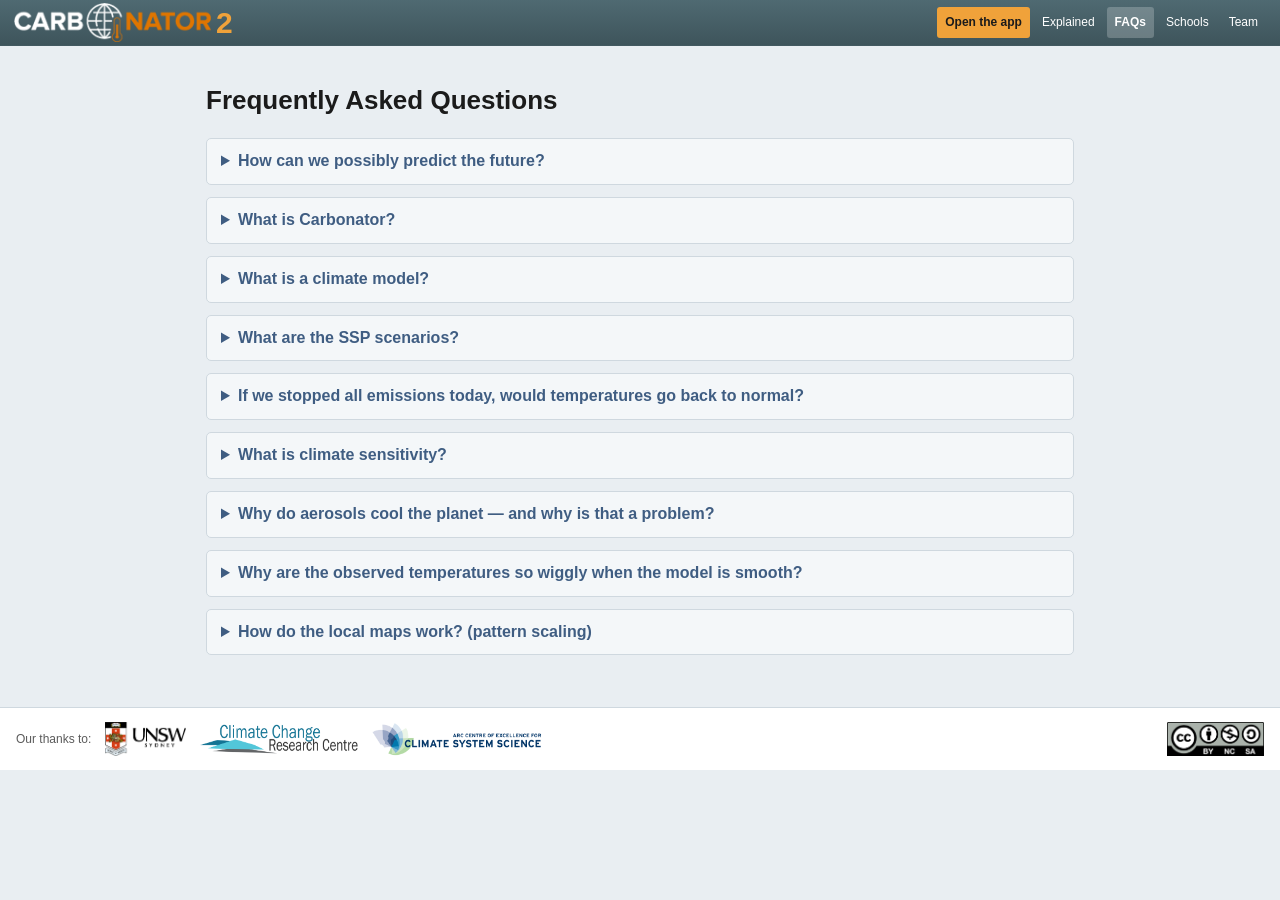
<file: faqs.html>
<!doctype html>
<html lang="en">
<head>
  <meta charset="utf-8" />
  <meta name="viewport" content="width=device-width, initial-scale=1" />
  <title>FAQs — Carbonator</title>
  <link rel="stylesheet" href="css/site.css" />
</head>
<body>
  <div class="topbar">
    <div class="brand">
      <div class="logo"><a href="index.html"><img src="assets/img/logo_carbonator.png" alt="Carbonator" class="logo-img"><span class="logo-2">2</span></a></div>
    </div>
    <nav class="topnav">
      <a href="index.html" class="cta">Open the app</a>
      <a href="explained.html">Explained</a>
      <a href="faqs.html" class="active">FAQs</a>
      <a href="schools.html">Schools</a>
      <a href="team.html">Team</a>
    </nav>
  </div>

  <div class="page">
    <h1>Frequently Asked Questions</h1>

    <details>
      <summary>How can we possibly predict the future?</summary>
      <p>How the climate changes in the future depends on how much energy remains trapped in the atmosphere: trap more heat and the planet will warm, trap less heat and the planet will cool. One of the main factors that determines how much heat is trapped is the CO<sub>2</sub> concentration (the most important of many greenhouse gases). If CO<sub>2</sub> concentration increases then more heat is trapped and temperatures will rise (the greenhouse effect). So by estimating how CO<sub>2</sub> concentrations will change in the future we can make an educated guess about how the climate will look in the future (in fact we make lots of different CO<sub>2</sub> estimates based on various different assumptions: climate scenarios — the SSPs you can choose in the app).</p>
    </details>

    <details>
      <summary>What is Carbonator?</summary>
      <p>Carbonator is a simple climate model. Unlike a full climate model that can tell us how climate variables evolve at different locations, Carbonator can only tell us how a subset of variables change on a global scale (e.g. globally averaged temperature). Carbonator uses only a few hundred lines of computer code and takes a few seconds to simulate centuries of climate system evolution on your computer.</p>
      <p>Carbonator is based on the same laws of physics that underpin state-of-the-art climate models (in particular the conservation of energy) and for a limited number of variables will produce very similar results to those models. As such, it is a powerful tool that can be used to explore how the climate system is affected by different factors (like CO<sub>2</sub> emissions, volcanoes or changes in the power output of the sun) and how our decisions are likely to affect the climate system in the future. You can check this for yourself: in the app, overlay observed temperatures (HadCRUT5, Berkeley Earth, GISTEMP) and CMIP6 climate model ranges on top of the Carbonator run.</p>
    </details>

    <details>
      <summary>What is a climate model?</summary>
      <p>A climate model is a simulation of the climate system: the atmosphere, ocean, land surface and cryosphere (ice areas), run on a computer. It allows you to tell how important climate variables like temperature, sea level or rainfall change over time at different locations.</p>
      <p>Everyone has heard of weather forecast models. Climate models are very similar but, while weather forecast models are used to predict how the atmosphere will change over the timescale of a few days, climate models tell us how the climate system is likely to change over decades or centuries. Climate and weather models are usually run on powerful computers; they generate simulations of important climate variables like temperature, sea level or rainfall change over time at different locations.</p>
      <p>State-of-the-art climate models (there are dozens of them built by different research centres around the world) are made up of thousands of lines of computer code. They require hundreds of people-years to build and take weeks or months to simulate a few decades of climate system evolution on powerful supercomputers (equivalent to 100s or 1000s of personal computers).</p>
      <p>Here are some YouTube links to some climate model output:</p>
      <p><a href="https://www.youtube.com/watch?v=aX9nHyMP4L0" target="_blank" rel="noopener">NOAA SOS: GFDL Global Sea Surface Temperature Model</a></p>
      <p><a href="https://www.youtube.com/watch?v=C3yQUaU6fXE" target="_blank" rel="noopener">NOAA Research: Improving the global weather forecast model</a></p>
      <p><a href="https://www.youtube.com/watch?v=g3mt30cu8l4" target="_blank" rel="noopener">Stop And Think: NASA's Perpetual Ocean, Animation of Surface Ocean Currents</a></p>
    </details>

    <details>
      <summary>What are the SSP scenarios?</summary>
      <p>The Shared Socioeconomic Pathways (SSPs) are the standard future scenarios used in the IPCC Sixth Assessment Report. Each combines a storyline of how society might develop with a resulting pathway of emissions and radiative forcing. Carbonator&nbsp;2 includes SSP1-1.9 (very strong mitigation), SSP1-2.6 (strong mitigation), SSP2-4.5 (an intermediate pathway) and SSP5-8.5 (a high, fossil-fuel-intensive pathway). They replace the older RCP scenarios used in the original Carbonator.</p>
    </details>

    <details>
      <summary>If we stopped all emissions today, would temperatures go back to normal?</summary>
      <p>Not quickly — and this surprises most people. Try the <em>Eliminate All Emissions</em> experiment: three things happen. First, temperatures briefly <em>jump up</em>, because the cooling haze of aerosol pollution washes out of the sky within days while the greenhouse gases stay. Second, methane fades over a couple of decades, giving some cooling back. But third, CO₂ hangs around for centuries, so the temperature mostly <em>stays</em> near its peak rather than returning to pre-industrial levels. Warming is largely irreversible on human timescales — which is why the timing of emission cuts matters so much.</p>
    </details>

    <details>
      <summary>What is climate sensitivity?</summary>
      <p>Climate sensitivity is the single most important number in climate science: how much the planet eventually warms if the amount of CO₂ in the air doubles. Scientists estimate it is <strong>most likely about 3&nbsp;°C</strong>, and very likely between 2.5 and 4&nbsp;°C. The uncertainty comes mainly from clouds — nobody is quite sure whether they will amplify or dampen the warming. In this app you can change the sensitivity yourself in Advanced mode (Edit parameters) and watch how much difference it makes to the year-2100 forecast. (This app uses 3.0&nbsp;°C by default.)</p>
    </details>

    <details>
      <summary>Why do aerosols cool the planet — and why is that a problem?</summary>
      <p>Aerosols are tiny particles made mostly from the sulphur in coal smoke and ship exhaust. They reflect sunlight back to space and make clouds brighter, so they <em>cool</em> the planet — currently hiding roughly half a degree of the warming our greenhouse gases would otherwise cause. The catch: these particles are also air pollution that damages people's health, so we are cleaning them up — and every clean-up "unmasks" some hidden warming. You can see this in the app: turn the aerosol input off and watch the temperature jump. It is one of the reasons warming has accelerated even as air quality improved.</p>
    </details>

    <details>
      <summary>Why are the observed temperatures so wiggly when the model is smooth?</summary>
      <p>Real thermometer records wobble from year to year even when nothing about greenhouse gases changes, because the climate system contains its own randomness — chiefly the ocean stirring heat between its warm surface and cold depths (El Niño years run warm, La Niña years run cool), plus random fluctuations in cloudiness. A smooth model curve is showing you the <em>forced</em> change with the randomness removed. Switch on <strong>Natural Variability</strong> in the inputs and the model grows the same kind of wiggles as the observations — and every run gives a different wiggle pattern, just as rerunning history would. The trend underneath, though, stays the same: that is the difference between climate and weather.</p>
    </details>

    <details>
      <summary>How do the local maps work? (pattern scaling)</summary>
      <p>Carbonator works out <strong>one number per year</strong>: the average temperature change of the whole planet. But warming is not shared out evenly — land warms faster than the ocean, and the Arctic warms fastest of all. To estimate change <em>where you live</em>, the app uses a trick called <strong>pattern scaling</strong>:</p>
      <p style="text-align:center;"><strong>local change &nbsp;=&nbsp; global warming &nbsp;×&nbsp; the map value at your location</strong></p>
      <p>The map is the pattern. On the temperature map, a value of 2 means that place warms twice as fast as the global average, while 0.8 means it lags behind (like the oceans around Australia). The rainfall map shows the percentage change in precipitation for every degree of global warming — some regions get wetter, others (like the Mediterranean) get drier. The sea-level map shows how much the local rise differs from the global average: winds and ocean currents pile water up more in some places than others, so some coasts get extra sea-level rise on top of the global amount.</p>
      <p><strong>Where does the map come from?</strong> We compared the end of this century (2071–2100, under a high-emission scenario) with the pre-industrial climate (1850–1900) in twelve of the world's full climate models (the CMIP6 ensemble), divided each model's local change by its own global warming, and took the middle value of the twelve at every point on a 1°×1° grid. Because you can see the continents appear on the map purely from the land–ocean warming contrast, this is also a nice demonstration that the pattern is real physics, not drawn by hand.</p>
      <p>Keep in mind it is an approximation: it works well for steady greenhouse-gas-driven warming, but real regional change also depends on things that do not simply scale with global temperature (such as aerosol pollution and shifting ocean currents), and natural year-to-year variability is not included.</p>
    </details>
  </div>

  <footer class="site-footer">
    <div class="thanks">
      <span>Our thanks to:</span>
      <a href="https://www.unsw.edu.au/" target="_blank" rel="noopener"><img src="assets/img/logo_unsw.png" alt="University of New South Wales"></a>
      <a href="http://www.ccrc.unsw.edu.au/" target="_blank" rel="noopener"><img src="assets/img/logo_ccrc.png" alt="Climate Change Research Centre"></a>
      <a href="https://www.climatescience.org.au/" target="_blank" rel="noopener"><img src="assets/img/logo_arccss.png" alt="ARC Centre of Excellence for Climate System Science"></a>
    </div>
    <a href="https://creativecommons.org/licenses/by-nc-sa/2.0/au/" target="_blank" rel="noopener"><img src="assets/img/logo_cc_byncsa.png" alt="Creative Commons: BY-NC-SA"></a>
  </footer>
</body>
</html>
</file>
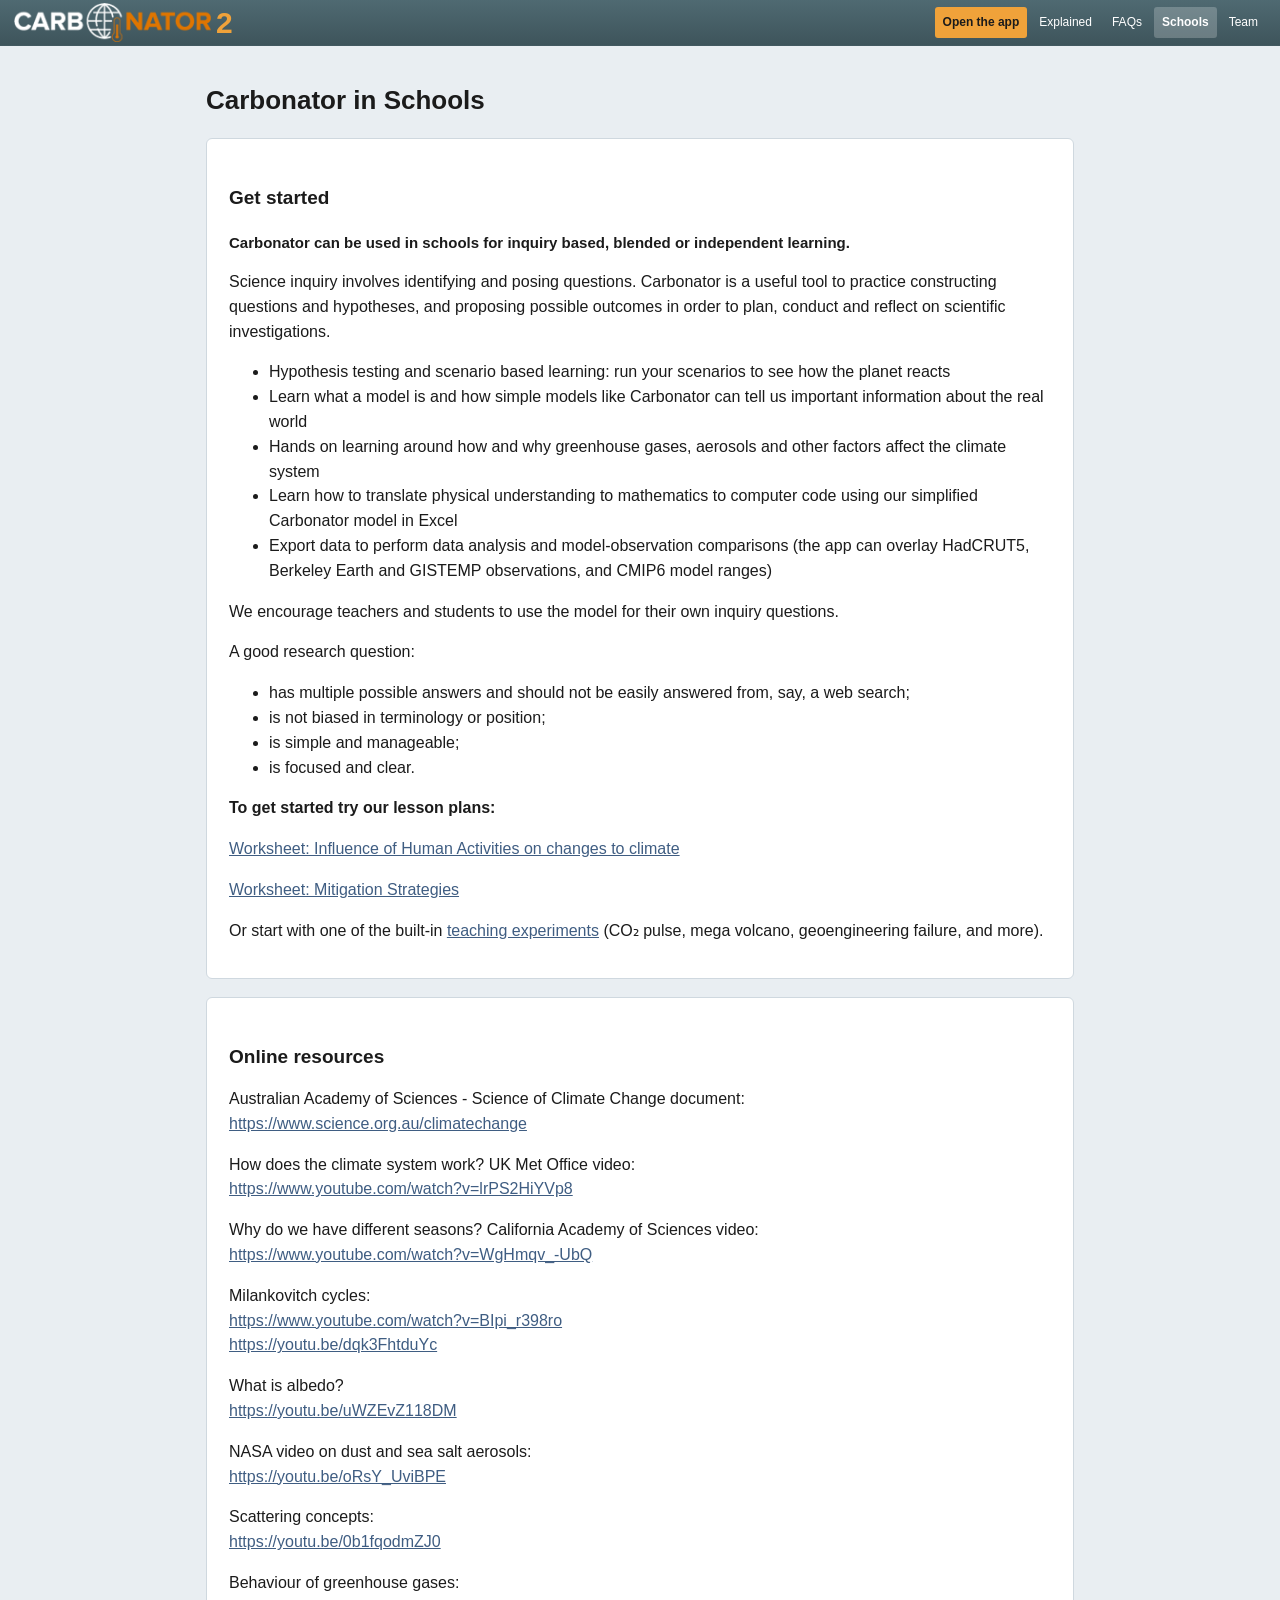
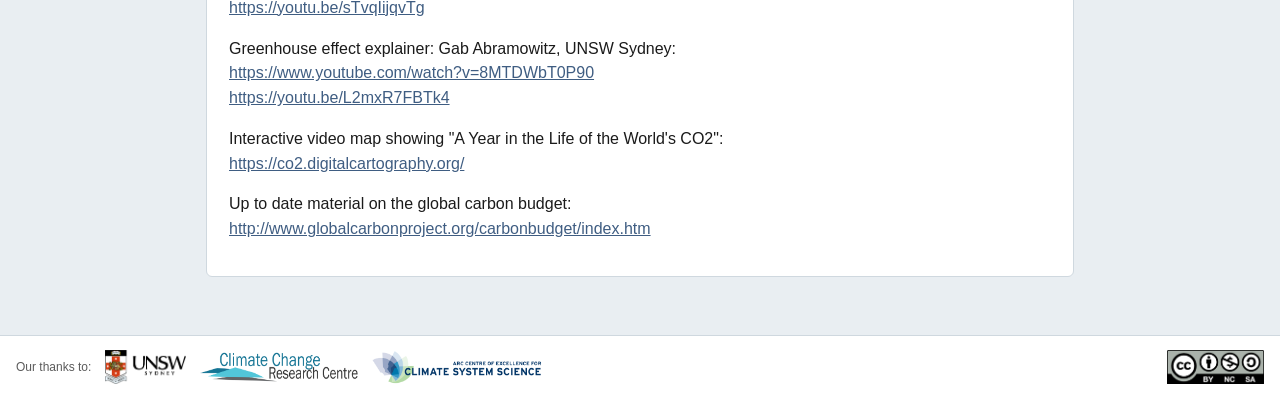
<file: schools.html>
<!doctype html>
<html lang="en">
<head>
  <meta charset="utf-8" />
  <meta name="viewport" content="width=device-width, initial-scale=1" />
  <title>Carbonator in Schools — Carbonator</title>
  <link rel="stylesheet" href="css/site.css" />
</head>
<body>
  <div class="topbar">
    <div class="brand">
      <div class="logo"><a href="index.html"><img src="assets/img/logo_carbonator.png" alt="Carbonator" class="logo-img"><span class="logo-2">2</span></a></div>
    </div>
    <nav class="topnav">
      <a href="index.html" class="cta">Open the app</a>
      <a href="explained.html">Explained</a>
      <a href="faqs.html">FAQs</a>
      <a href="schools.html" class="active">Schools</a>
      <a href="team.html">Team</a>
    </nav>
  </div>

  <div class="page">
    <h1>Carbonator in Schools</h1>

    <div class="card">
      <h2>Get started</h2>
      <h3>Carbonator can be used in schools for inquiry based, blended or independent learning.</h3>
      <p>Science inquiry involves identifying and posing questions. Carbonator is a useful tool to practice constructing questions and hypotheses, and proposing possible outcomes in order to plan, conduct and reflect on scientific investigations.</p>
      <ul>
        <li>Hypothesis testing and scenario based learning: run your scenarios to see how the planet reacts</li>
        <li>Learn what a model is and how simple models like Carbonator can tell us important information about the real world</li>
        <li>Hands on learning around how and why greenhouse gases, aerosols and other factors affect the climate system</li>
        <li>Learn how to translate physical understanding to mathematics to computer code using our simplified Carbonator model in Excel</li>
        <li>Export data to perform data analysis and model-observation comparisons (the app can overlay HadCRUT5, Berkeley Earth and GISTEMP observations, and CMIP6 model ranges)</li>
      </ul>
      <p>We encourage teachers and students to use the model for their own inquiry questions.</p>
      <p>A good research question:</p>
      <ul>
        <li>has multiple possible answers and should not be easily answered from, say, a web search;</li>
        <li>is not biased in terminology or position;</li>
        <li>is simple and manageable;</li>
        <li>is focused and clear.</li>
      </ul>
      <p><strong>To get started try our lesson plans:</strong></p>
      <p><a href="assets/pdfs/Worksheet_HowDoWeKnowItsUS.pdf" target="_blank">Worksheet: Influence of Human Activities on changes to climate</a></p>
      <p><a href="assets/pdfs/Worksheet_IsThereACheapFix.pdf" target="_blank">Worksheet: Mitigation Strategies</a></p>
      <p>Or start with one of the built-in <a href="index.html">teaching experiments</a> (CO₂ pulse, mega volcano, geoengineering failure, and more).</p>
    </div>

    <div class="card">
      <h2>Online resources</h2>
      <p>Australian Academy of Sciences - Science of Climate Change document:<br><a href="https://www.science.org.au/climatechange" target="_blank" rel="noopener">https://www.science.org.au/climatechange</a></p>
      <p>How does the climate system work? UK Met Office video:<br><a href="https://www.youtube.com/watch?v=lrPS2HiYVp8" target="_blank" rel="noopener">https://www.youtube.com/watch?v=lrPS2HiYVp8</a></p>
      <p>Why do we have different seasons? California Academy of Sciences video:<br><a href="https://www.youtube.com/watch?v=WgHmqv_-UbQ" target="_blank" rel="noopener">https://www.youtube.com/watch?v=WgHmqv_-UbQ</a></p>
      <p>Milankovitch cycles:<br><a href="https://www.youtube.com/watch?v=BIpi_r398ro" target="_blank" rel="noopener">https://www.youtube.com/watch?v=BIpi_r398ro</a><br><a href="https://youtu.be/dqk3FhtduYc" target="_blank" rel="noopener">https://youtu.be/dqk3FhtduYc</a></p>
      <p>What is albedo?<br><a href="https://youtu.be/uWZEvZ118DM" target="_blank" rel="noopener">https://youtu.be/uWZEvZ118DM</a></p>
      <p>NASA video on dust and sea salt aerosols:<br><a href="https://youtu.be/oRsY_UviBPE" target="_blank" rel="noopener">https://youtu.be/oRsY_UviBPE</a></p>
      <p>Scattering concepts:<br><a href="https://youtu.be/0b1fqodmZJ0" target="_blank" rel="noopener">https://youtu.be/0b1fqodmZJ0</a></p>
      <p>Behaviour of greenhouse gases:<br><a href="https://youtu.be/sTvqIijqvTg" target="_blank" rel="noopener">https://youtu.be/sTvqIijqvTg</a></p>
      <p>Greenhouse effect explainer: Gab Abramowitz, UNSW Sydney:<br><a href="https://www.youtube.com/watch?v=8MTDWbT0P90" target="_blank" rel="noopener">https://www.youtube.com/watch?v=8MTDWbT0P90</a><br><a href="https://youtu.be/L2mxR7FBTk4" target="_blank" rel="noopener">https://youtu.be/L2mxR7FBTk4</a></p>
      <p>Interactive video map showing "A Year in the Life of the World's CO2":<br><a href="https://co2.digitalcartography.org/" target="_blank" rel="noopener">https://co2.digitalcartography.org/</a></p>
      <p>Up to date material on the global carbon budget:<br><a href="http://www.globalcarbonproject.org/carbonbudget/index.htm" target="_blank" rel="noopener">http://www.globalcarbonproject.org/carbonbudget/index.htm</a></p>
    </div>
  </div>

  <footer class="site-footer">
    <div class="thanks">
      <span>Our thanks to:</span>
      <a href="https://www.unsw.edu.au/" target="_blank" rel="noopener"><img src="assets/img/logo_unsw.png" alt="University of New South Wales"></a>
      <a href="http://www.ccrc.unsw.edu.au/" target="_blank" rel="noopener"><img src="assets/img/logo_ccrc.png" alt="Climate Change Research Centre"></a>
      <a href="https://www.climatescience.org.au/" target="_blank" rel="noopener"><img src="assets/img/logo_arccss.png" alt="ARC Centre of Excellence for Climate System Science"></a>
    </div>
    <a href="https://creativecommons.org/licenses/by-nc-sa/2.0/au/" target="_blank" rel="noopener"><img src="assets/img/logo_cc_byncsa.png" alt="Creative Commons: BY-NC-SA"></a>
  </footer>
</body>
</html>
</file>
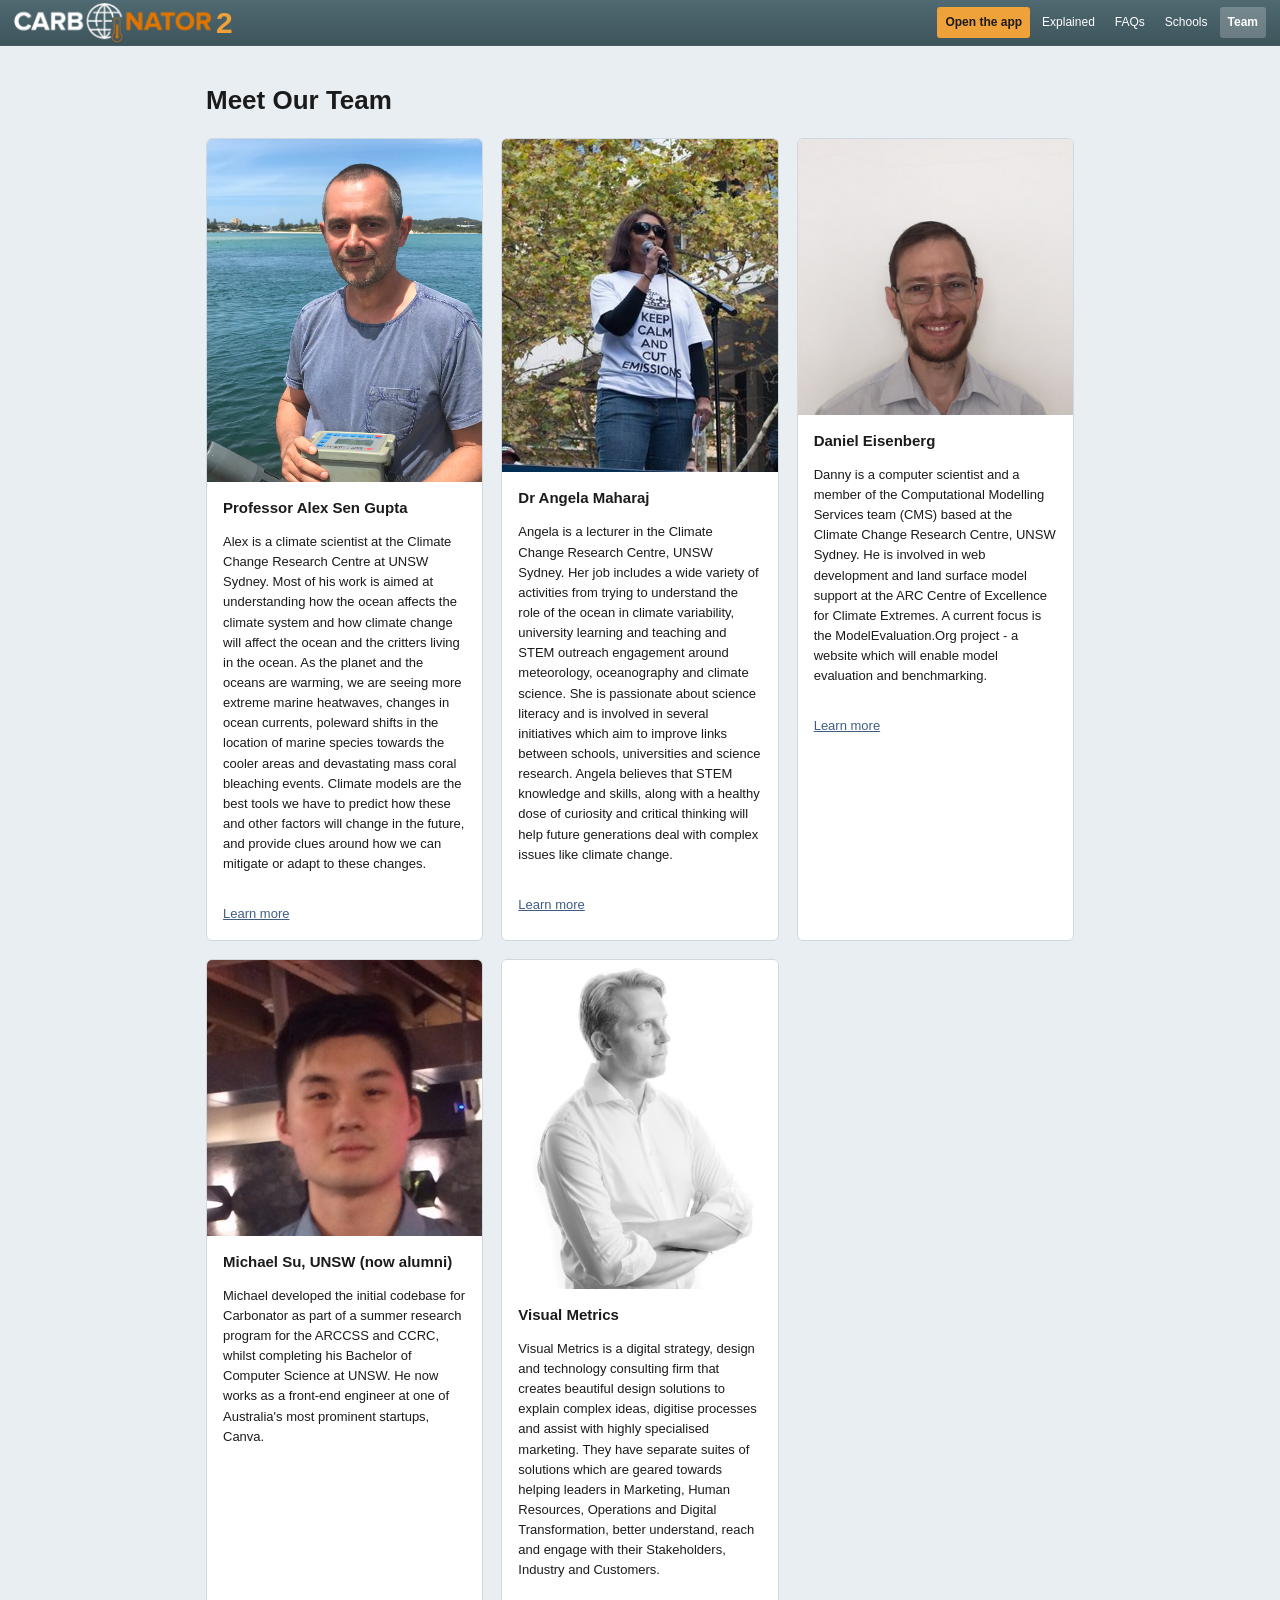
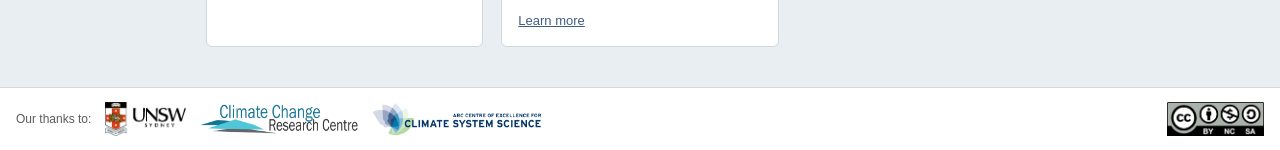
<file: team.html>
<!doctype html>
<html lang="en">
<head>
  <meta charset="utf-8" />
  <meta name="viewport" content="width=device-width, initial-scale=1" />
  <title>Our Team — Carbonator</title>
  <link rel="stylesheet" href="css/site.css" />
</head>
<body>
  <div class="topbar">
    <div class="brand">
      <div class="logo"><a href="index.html"><img src="assets/img/logo_carbonator.png" alt="Carbonator" class="logo-img"><span class="logo-2">2</span></a></div>
    </div>
    <nav class="topnav">
      <a href="index.html" class="cta">Open the app</a>
      <a href="explained.html">Explained</a>
      <a href="faqs.html">FAQs</a>
      <a href="schools.html">Schools</a>
      <a href="team.html" class="active">Team</a>
    </nav>
  </div>

  <div class="page">
    <h1>Meet Our Team</h1>

    <div class="team-grid">
      <div class="team-card">
        <img src="assets/img/team_alex.jpg" alt="Professor Alex Sen Gupta">
        <div class="body">
          <h3>Professor Alex Sen Gupta</h3>
          <p>Alex is a climate scientist at the Climate Change Research Centre at UNSW Sydney. Most of his work is aimed at understanding how the ocean affects the climate system and how climate change will affect the ocean and the critters living in the ocean. As the planet and the oceans are warming, we are seeing more extreme marine heatwaves, changes in ocean currents, poleward shifts in the location of marine species towards the cooler areas and devastating mass coral bleaching events. Climate models are the best tools we have to predict how these and other factors will change in the future, and provide clues around how we can mitigate or adapt to these changes.</p>
        </div>
        <div class="links"><a href="https://timesareachangin.com" target="_blank" rel="noopener">Learn more</a></div>
      </div>

      <div class="team-card">
        <img src="assets/img/team_angela.jpg" alt="Dr Angela Maharaj">
        <div class="body">
          <h3>Dr Angela Maharaj</h3>
          <p>Angela is a lecturer in the Climate Change Research Centre, UNSW Sydney. Her job includes a wide variety of activities from trying to understand the role of the ocean in climate variability, university learning and teaching and STEM outreach engagement around meteorology, oceanography and climate science. She is passionate about science literacy and is involved in several initiatives which aim to improve links between schools, universities and science research. Angela believes that STEM knowledge and skills, along with a healthy dose of curiosity and critical thinking will help future generations deal with complex issues like climate change.</p>
        </div>
        <div class="links"><a href="http://www.ccrc.unsw.edu.au/ccrc-team/academic-research/angela-maharaj" target="_blank" rel="noopener">Learn more</a></div>
      </div>

      <div class="team-card">
        <img src="assets/img/team_danny.jpg" alt="Daniel Eisenberg">
        <div class="body">
          <h3>Daniel Eisenberg</h3>
          <p>Danny is a computer scientist and a member of the Computational Modelling Services team (CMS) based at the Climate Change Research Centre, UNSW Sydney. He is involved in web development and land surface model support at the ARC Centre of Excellence for Climate Extremes. A current focus is the ModelEvaluation.Org project - a website which will enable model evaluation and benchmarking.</p>
        </div>
        <div class="links"><a href="http://climateextremes.org.au/member-profile/?memberID=112" target="_blank" rel="noopener">Learn more</a></div>
      </div>

      <div class="team-card">
        <img src="assets/img/team_michael.png" alt="Michael Su">
        <div class="body">
          <h3>Michael Su, UNSW (now alumni)</h3>
          <p>Michael developed the initial codebase for Carbonator as part of a summer research program for the ARCCSS and CCRC, whilst completing his Bachelor of Computer Science at UNSW. He now works as a front-end engineer at one of Australia's most prominent startups, Canva.</p>
        </div>
      </div>

      <div class="team-card">
        <img src="assets/img/team_visualmetrics.png" alt="Visual Metrics">
        <div class="body">
          <h3>Visual Metrics</h3>
          <p>Visual Metrics is a digital strategy, design and technology consulting firm that creates beautiful design solutions to explain complex ideas, digitise processes and assist with highly specialised marketing. They have separate suites of solutions which are geared towards helping leaders in Marketing, Human Resources, Operations and Digital Transformation, better understand, reach and engage with their Stakeholders, Industry and Customers.</p>
        </div>
        <div class="links"><a href="https://visualmetrics.io" target="_blank" rel="noopener">Learn more</a></div>
      </div>
    </div>
  </div>

  <footer class="site-footer">
    <div class="thanks">
      <span>Our thanks to:</span>
      <a href="https://www.unsw.edu.au/" target="_blank" rel="noopener"><img src="assets/img/logo_unsw.png" alt="University of New South Wales"></a>
      <a href="http://www.ccrc.unsw.edu.au/" target="_blank" rel="noopener"><img src="assets/img/logo_ccrc.png" alt="Climate Change Research Centre"></a>
      <a href="https://www.climatescience.org.au/" target="_blank" rel="noopener"><img src="assets/img/logo_arccss.png" alt="ARC Centre of Excellence for Climate System Science"></a>
    </div>
    <a href="https://creativecommons.org/licenses/by-nc-sa/2.0/au/" target="_blank" rel="noopener"><img src="assets/img/logo_cc_byncsa.png" alt="Creative Commons: BY-NC-SA"></a>
  </footer>
</body>
</html>
</file>
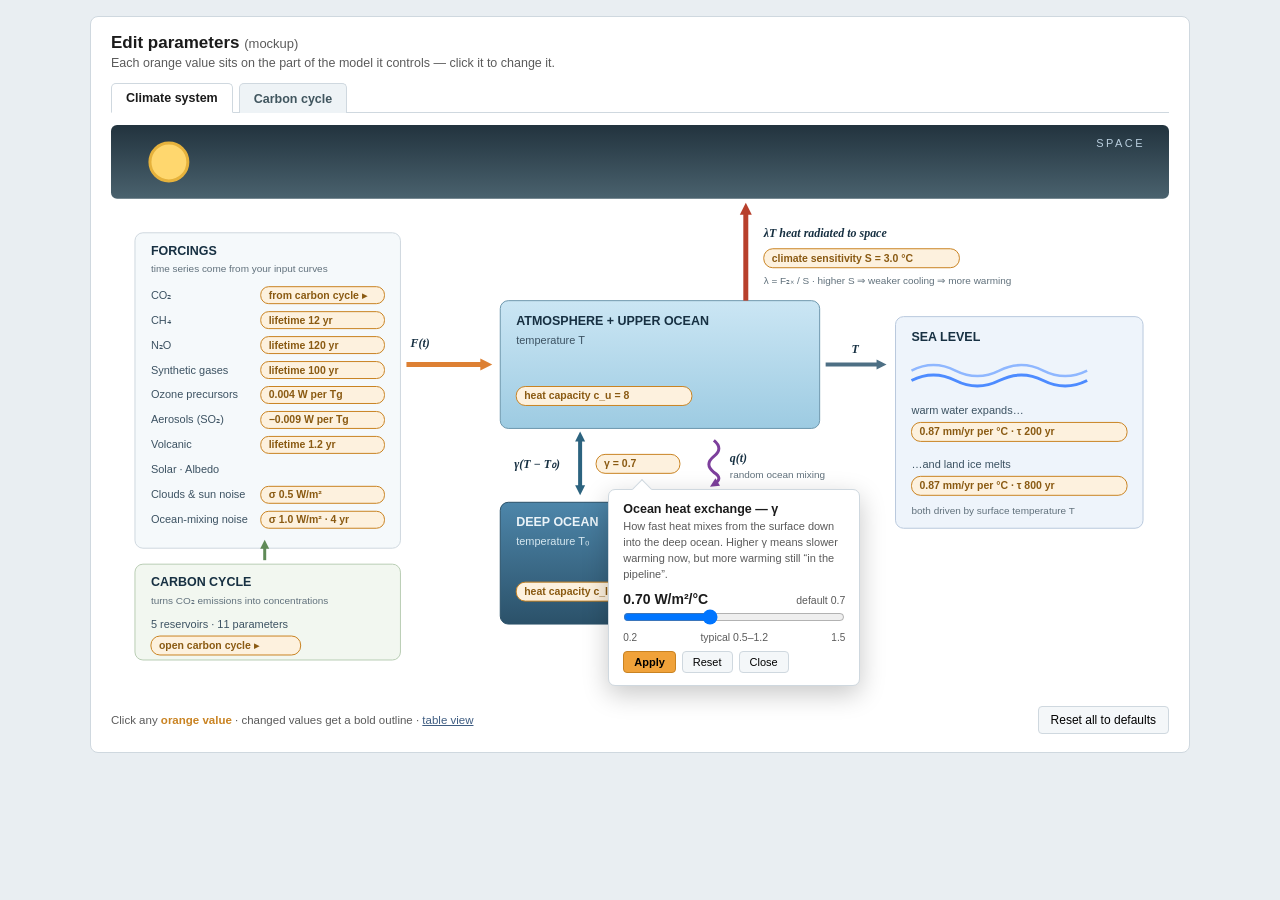
<file: docs/mockups/param-schematic.html>
<!doctype html>
<html lang="en">
<head>
<meta charset="utf-8" />
<title>Mockup — schematic parameter editor</title>
<style>
  :root{
    --top:#4f6a72; --top2:#3e545b; --bg:#e9eef2; --panel:#ffffff;
    --border:#cfd8df; --accent:#f0a23a; --accentDark:#c98322;
    --text:#1b1b1b; --muted:#5b5b5b;
  }
  *{ box-sizing:border-box; }
  body{ margin:0; font-family:Arial, Helvetica, sans-serif; background:var(--bg); color:var(--text); }
  .wrap{ max-width:1100px; margin:16px auto 40px; background:var(--panel); border:1px solid var(--border); border-radius:8px; padding:16px 20px 18px; }
  h1{ font-size:17px; margin:0 0 3px; }
  .sub{ font-size:12.5px; color:var(--muted); margin:0 0 12px; }

  .tabs{ display:flex; gap:6px; border-bottom:1px solid var(--border); margin-bottom:12px; }
  .tabs button{
    font-size:12.5px; font-weight:700; padding:7px 14px; border:1px solid var(--border);
    border-bottom:none; border-radius:5px 5px 0 0; background:#eef3f6; color:#41565f; cursor:pointer;
    position:relative; top:1px;
  }
  .tabs button.active{ background:#fff; color:#1b1b1b; border-bottom:1px solid #fff; }

  .stage{ position:relative; }
  svg{ width:100%; height:auto; display:block; }
  .view{ display:none; }
  .view.active{ display:block; }

  .boxlabel{ font:700 12.5px Arial; fill:#173042; }
  .boxlabel.light{ fill:#eaf3f8; }
  .small{ font:11px Arial; fill:#3c5262; }
  .small.light{ fill:#d6e7f0; }
  .tiny{ font:10px Arial; fill:#61717c; }
  .flow{ font:italic 700 12px Georgia, serif; fill:#173042; }
  .stock{ font:700 11px Arial; fill:#2c4a35; }
  .space-label{ font:11px Arial; fill:#b9cede; letter-spacing:2.5px; }

  .chip{ cursor:pointer; }
  .chip rect{ fill:#fdf1de; stroke:var(--accentDark); stroke-width:1; }
  .chip text{ font:700 10.5px Arial; fill:#8a5a12; }
  .chip:hover rect{ fill:var(--accent); }
  .chip.edited rect{ fill:#fce6c2; stroke:#a5651a; stroke-width:2; }

  .popover{
    position:absolute; width:252px;
    background:#fff; border:1px solid var(--border); border-radius:7px;
    box-shadow:0 8px 26px rgba(0,0,0,0.22); padding:12px 14px; font-size:12px; z-index:5;
  }
  .popover h4{ margin:0 0 3px; font-size:12.5px; }
  .popover .phelp{ color:var(--muted); font-size:11px; margin:0 0 8px; line-height:1.45; }
  .popover input[type=range]{ width:100%; margin:2px 0 6px; }
  .popover .valrow{ display:flex; justify-content:space-between; align-items:baseline; }
  .popover .val{ font-weight:700; font-size:14px; }
  .popover .default{ font-size:10.5px; color:var(--muted); }
  .popover .btns{ display:flex; gap:6px; }
  .popover button{ font-size:11px; padding:4px 10px; border-radius:4px; border:1px solid var(--border); background:#f4f7f9; cursor:pointer; }
  .popover button.orange{ background:var(--accent); border-color:var(--accentDark); font-weight:700; }

  .footbar{ display:flex; justify-content:space-between; align-items:center; margin-top:12px; font-size:11.5px; color:var(--muted); }
  .footbar button{ font-size:12px; padding:6px 12px; border-radius:4px; border:1px solid var(--border); background:#f4f7f9; cursor:pointer; }
</style>
</head>
<body>
<div class="wrap">
  <h1>Edit parameters <span style="font-weight:400; color:var(--muted); font-size:13px;">(mockup)</span></h1>
  <p class="sub">Each orange value sits on the part of the model it controls — click it to change it.</p>

  <div class="tabs">
    <button class="active" onclick="show(0,this)">Climate system</button>
    <button onclick="show(1,this)">Carbon cycle</button>
  </div>

  <!-- ============================================================ VIEW 1 -->
  <div class="view active stage" id="v0">
  <svg viewBox="0 0 1060 570" xmlns="http://www.w3.org/2000/svg">
    <defs>
      <linearGradient id="sky" x1="0" y1="0" x2="0" y2="1">
        <stop offset="0" stop-color="#22333e"/><stop offset="1" stop-color="#4a626e"/>
      </linearGradient>
      <linearGradient id="sea1" x1="0" y1="0" x2="0" y2="1">
        <stop offset="0" stop-color="#cbe6f4"/><stop offset="1" stop-color="#9dcbe2"/>
      </linearGradient>
      <linearGradient id="sea2" x1="0" y1="0" x2="0" y2="1">
        <stop offset="0" stop-color="#4d86aa"/><stop offset="1" stop-color="#2b5169"/>
      </linearGradient>
      <!-- fixed-size arrowheads (do not scale with stroke width) -->
      <marker id="a-red" markerUnits="userSpaceOnUse" markerWidth="14" markerHeight="14"
              refX="7" refY="7" orient="auto"><path d="M1,1 L13,7 L1,13 z" fill="#b8402c"/></marker>
      <marker id="a-org" markerUnits="userSpaceOnUse" markerWidth="14" markerHeight="14"
              refX="7" refY="7" orient="auto"><path d="M1,1 L13,7 L1,13 z" fill="#dd8033"/></marker>
      <marker id="a-blu" markerUnits="userSpaceOnUse" markerWidth="12" markerHeight="12"
              refX="6" refY="6" orient="auto"><path d="M1,1 L11,6 L1,11 z" fill="#2c637f"/></marker>
      <marker id="a-blu-s" markerUnits="userSpaceOnUse" markerWidth="12" markerHeight="12"
              refX="6" refY="6" orient="auto-start-reverse"><path d="M1,1 L11,6 L1,11 z" fill="#2c637f"/></marker>
      <marker id="a-pur" markerUnits="userSpaceOnUse" markerWidth="11" markerHeight="11"
              refX="5.5" refY="5.5" orient="auto"><path d="M1,1 L10,5.5 L1,10 z" fill="#7d3f9c"/></marker>
      <marker id="a-gry" markerUnits="userSpaceOnUse" markerWidth="12" markerHeight="12"
              refX="6" refY="6" orient="auto"><path d="M1,1 L11,6 L1,11 z" fill="#4d6f84"/></marker>
      <marker id="a-grn" markerUnits="userSpaceOnUse" markerWidth="11" markerHeight="11"
              refX="5.5" refY="5.5" orient="auto"><path d="M1,1 L10,5.5 L1,10 z" fill="#5f8a57"/></marker>
    </defs>

    <!-- space band -->
    <rect x="0" y="0" width="1060" height="74" fill="url(#sky)" rx="6"/>
    <text x="1036" y="22" text-anchor="end" class="space-label">SPACE</text>
    <circle cx="58" cy="37" r="19" fill="#ffd76e" stroke="#e6b23c" stroke-width="3"/>

    <!-- ---------------- forcings panel ---------------- -->
    <rect x="24" y="108" width="266" height="316" fill="#f5f9fb" stroke="#cfd8df" rx="8"/>
    <text x="40" y="130" class="boxlabel">FORCINGS</text>
    <text x="40" y="147" class="tiny">time series come from your input curves</text>

    <text x="40" y="174" class="small">CO₂</text>
    <g class="chip"><rect x="150" y="162" width="124" height="17" rx="8"/><text x="158" y="174">from carbon cycle ▸</text></g>
    <text x="40" y="199" class="small">CH₄</text>
    <g class="chip"><rect x="150" y="187" width="124" height="17" rx="8"/><text x="158" y="199">lifetime 12 yr</text></g>
    <text x="40" y="224" class="small">N₂O</text>
    <g class="chip"><rect x="150" y="212" width="124" height="17" rx="8"/><text x="158" y="224">lifetime 120 yr</text></g>
    <text x="40" y="249" class="small">Synthetic gases</text>
    <g class="chip"><rect x="150" y="237" width="124" height="17" rx="8"/><text x="158" y="249">lifetime 100 yr</text></g>
    <text x="40" y="274" class="small">Ozone precursors</text>
    <g class="chip"><rect x="150" y="262" width="124" height="17" rx="8"/><text x="158" y="274">0.004 W per Tg</text></g>
    <text x="40" y="299" class="small">Aerosols (SO₂)</text>
    <g class="chip"><rect x="150" y="287" width="124" height="17" rx="8"/><text x="158" y="299">−0.009 W per Tg</text></g>
    <text x="40" y="324" class="small">Volcanic</text>
    <g class="chip"><rect x="150" y="312" width="124" height="17" rx="8"/><text x="158" y="324">lifetime 1.2 yr</text></g>
    <text x="40" y="349" class="small">Solar · Albedo</text>
    <text x="40" y="374" class="small">Clouds &amp; sun noise</text>
    <g class="chip"><rect x="150" y="362" width="124" height="17" rx="8"/><text x="158" y="374">σ 0.5 W/m²</text></g>
    <text x="40" y="399" class="small">Ocean-mixing noise</text>
    <g class="chip"><rect x="150" y="387" width="124" height="17" rx="8"/><text x="158" y="399">σ 1.0 W/m² · 4 yr</text></g>

    <!-- forcing arrow -->
    <text x="300" y="222" class="flow">F(t)</text>
    <path d="M296 240 L376 240" stroke="#dd8033" stroke-width="5" marker-end="url(#a-org)" fill="none"/>

    <!-- ---------------- surface box ---------------- -->
    <rect x="390" y="176" width="320" height="128" fill="url(#sea1)" stroke="#6d97ad" rx="8"/>
    <text x="406" y="200" class="boxlabel">ATMOSPHERE + UPPER OCEAN</text>
    <text x="406" y="219" class="small">temperature T</text>
    <g class="chip"><rect x="406" y="262" width="176" height="19" rx="9"/><text x="414" y="275">heat capacity  c_u = 8</text></g>

    <!-- radiation to space -->
    <path d="M636 176 L636 84" stroke="#b8402c" stroke-width="5" marker-end="url(#a-red)" fill="none"/>
    <text x="654" y="112" class="flow" fill="#8c2f1e">λT  heat radiated to space</text>
    <g class="chip"><rect x="654" y="124" width="196" height="19" rx="9"/><text x="662" y="137">climate sensitivity  S = 3.0 °C</text></g>
    <text x="654" y="159" class="tiny">λ = F₂ₓ / S  ·  higher S ⇒ weaker cooling ⇒ more warming</text>

    <!-- exchange arrow between boxes -->
    <path d="M470 312 L470 366" stroke="#2c637f" stroke-width="4"
          marker-start="url(#a-blu-s)" marker-end="url(#a-blu)" fill="none"/>
    <text x="404" y="344" class="flow">γ(T − T₀)</text>
    <g class="chip" id="chipGamma"><rect x="486" y="330" width="84" height="19" rx="9"/><text x="494" y="343">γ = 0.7</text></g>

    <!-- variability -->
    <path d="M604 316 q10 8 0 16 q-10 8 0 16 q10 6 0 12" stroke="#7d3f9c" stroke-width="3" fill="none" marker-end="url(#a-pur)"/>
    <text x="620" y="338" class="flow" fill="#6b2f86">q(t)</text>
    <text x="620" y="354" class="tiny">random ocean mixing</text>

    <!-- ---------------- deep box ---------------- -->
    <rect x="390" y="378" width="320" height="122" fill="url(#sea2)" stroke="#2b5169" rx="8"/>
    <text x="406" y="402" class="boxlabel light">DEEP OCEAN</text>
    <text x="406" y="421" class="small light">temperature T₀</text>
    <g class="chip"><rect x="406" y="458" width="184" height="19" rx="9"/><text x="414" y="471">heat capacity  c_l = 110</text></g>

    <!-- ---------------- sea level ---------------- -->
    <text x="742" y="228" class="flow">T</text>
    <path d="M716 240 L772 240" stroke="#4d6f84" stroke-width="4" marker-end="url(#a-gry)" fill="none"/>
    <rect x="786" y="192" width="248" height="212" fill="#eef4fb" stroke="#b9c9dd" rx="8"/>
    <text x="802" y="216" class="boxlabel">SEA LEVEL</text>
    <path d="M802 246 q22 -11 44 0 t44 0 t44 0 t44 0" stroke="#8fb7ff" stroke-width="2.5" fill="none"/>
    <path d="M802 256 q22 -11 44 0 t44 0 t44 0 t44 0" stroke="#4d8bff" stroke-width="3" fill="none"/>
    <text x="802" y="290" class="small">warm water expands…</text>
    <g class="chip"><rect x="802" y="298" width="216" height="19" rx="9"/><text x="810" y="311">0.87 mm/yr per °C · τ 200 yr</text></g>
    <text x="802" y="344" class="small">…and land ice melts</text>
    <g class="chip"><rect x="802" y="352" width="216" height="19" rx="9"/><text x="810" y="365">0.87 mm/yr per °C · τ 800 yr</text></g>
    <text x="802" y="390" class="tiny">both driven by surface temperature T</text>

    <!-- ---------------- carbon cycle summary card ---------------- -->
    <rect x="24" y="440" width="266" height="96" fill="#f2f7f0" stroke="#b9cdb4" rx="8"/>
    <text x="40" y="462" class="boxlabel">CARBON CYCLE</text>
    <text x="40" y="480" class="tiny">turns CO₂ emissions into concentrations</text>
    <text x="40" y="504" class="small">5 reservoirs · 11 parameters</text>
    <g class="chip"><rect x="40" y="512" width="150" height="19" rx="9"/><text x="48" y="525">open carbon cycle ▸</text></g>
    <path d="M154 436 L154 420" stroke="#5f8a57" stroke-width="3" marker-end="url(#a-grn)" fill="none"/>
  </svg>

  <div class="popover" style="left:47%; top:64%;">
    <div style="position:absolute; top:-8px; left:26px; width:14px; height:14px; background:#fff; border-left:1px solid var(--border); border-top:1px solid var(--border); transform:rotate(45deg);"></div>
    <h4>Ocean heat exchange — γ</h4>
    <p class="phelp">How fast heat mixes from the surface down into the deep ocean. Higher γ means slower warming now, but more warming still “in the pipeline”.</p>
    <div class="valrow"><span class="val">0.70 W/m²/°C</span><span class="default">default 0.7</span></div>
    <input type="range" min="0.2" max="1.5" step="0.05" value="0.7" />
    <div class="valrow" style="margin-bottom:8px;"><span class="tiny" style="color:var(--muted);">0.2</span><span class="default">typical 0.5–1.2</span><span class="tiny" style="color:var(--muted);">1.5</span></div>
    <div class="btns"><button class="orange">Apply</button><button>Reset</button><button>Close</button></div>
  </div>
  </div>

  <!-- ============================================================ VIEW 2 -->
  <div class="view stage" id="v1">
  <svg viewBox="0 0 1060 540" xmlns="http://www.w3.org/2000/svg">
    <defs>
      <marker id="c-arr" markerUnits="userSpaceOnUse" markerWidth="12" markerHeight="12"
              refX="6" refY="6" orient="auto"><path d="M1,1 L11,6 L1,11 z" fill="#5f8a57"/></marker>
      <marker id="c-arr-s" markerUnits="userSpaceOnUse" markerWidth="12" markerHeight="12"
              refX="6" refY="6" orient="auto-start-reverse"><path d="M1,1 L11,6 L1,11 z" fill="#5f8a57"/></marker>
      <marker id="c-emis" markerUnits="userSpaceOnUse" markerWidth="14" markerHeight="14"
              refX="7" refY="7" orient="auto"><path d="M1,1 L13,7 L1,13 z" fill="#8a5a12"/></marker>
      <marker id="c-out" markerUnits="userSpaceOnUse" markerWidth="14" markerHeight="14"
              refX="7" refY="7" orient="auto"><path d="M1,1 L13,7 L1,13 z" fill="#b8402c"/></marker>
    </defs>

    <!-- CO2 forcing out (top) -->
    <path d="M300 108 L300 40" stroke="#b8402c" stroke-width="5" marker-end="url(#c-out)" fill="none"/>
    <text x="318" y="52" class="flow" fill="#8c2f1e">F_CO₂ = 5.35 ln(C / C₀)   → to the climate system</text>
    <text x="318" y="70" class="tiny">more atmospheric carbon ⇒ more trapped heat (logarithmic)</text>

    <!-- emissions in (left) -->
    <text x="24" y="146" class="flow" fill="#7a5210">your CO₂</text>
    <text x="24" y="162" class="flow" fill="#7a5210">emissions E(t)</text>
    <path d="M24 176 L136 176" stroke="#8a5a12" stroke-width="5" marker-end="url(#c-emis)" fill="none"/>

    <!-- ATMOSPHERE -->
    <rect x="150" y="110" width="300" height="86" fill="#eaf1f6" stroke="#7f9bab" stroke-width="2" rx="8"/>
    <text x="166" y="134" class="boxlabel">ATMOSPHERE</text>
    <text x="166" y="155" class="stock" style="fill:#254656;">C_at · 590 GtC in 1850</text>
    <text x="166" y="176" class="tiny">carbon here sets the CO₂ concentration</text>

    <!-- PLANTS -->
    <rect x="700" y="110" width="220" height="86" fill="#eef6ea" stroke="#7fa374" stroke-width="2" rx="8"/>
    <text x="716" y="134" class="boxlabel">PLANTS</text>
    <text x="716" y="155" class="stock">C_veg · 940 GtC</text>
    <text x="716" y="176" class="tiny">living vegetation</text>

    <!-- SOIL -->
    <rect x="700" y="300" width="220" height="86" fill="#f4f1e6" stroke="#a8996d" stroke-width="2" rx="8"/>
    <text x="716" y="324" class="boxlabel">SOIL</text>
    <text x="716" y="345" class="stock" style="fill:#5e5230;">C_soil · 1240 GtC</text>
    <text x="716" y="366" class="tiny">dead organic matter</text>

    <!-- UPPER OCEAN -->
    <rect x="150" y="286" width="300" height="82" fill="#d8ecf7" stroke="#6d97ad" stroke-width="2" rx="8"/>
    <text x="166" y="310" class="boxlabel">UPPER OCEAN</text>
    <text x="166" y="331" class="stock" style="fill:#1d4256;">C_up · 711 GtC</text>
    <text x="166" y="352" class="tiny">its chemistry also sets ocean pH</text>

    <!-- DEEP OCEAN -->
    <rect x="150" y="440" width="300" height="82" fill="#bcd9e9" stroke="#3f7791" stroke-width="2" rx="8"/>
    <text x="166" y="464" class="boxlabel">DEEP OCEAN</text>
    <text x="166" y="485" class="stock" style="fill:#1d4256;">C_deep · 37 500 GtC</text>
    <text x="166" y="506" class="tiny">by far the biggest store — but slow to reach</text>

    <!-- photosynthesis: atmosphere -> plants -->
    <path d="M458 140 L694 140" stroke="#5f8a57" stroke-width="4" marker-end="url(#c-arr)" fill="none"/>
    <text x="500" y="132" class="flow" fill="#3f6338">photosynthesis P</text>
    <g class="chip"><rect x="470" y="146" width="176" height="19" rx="9"/><text x="478" y="159">baseline P₀ = 65 GtC/yr</text></g>
    <g class="chip"><rect x="470" y="168" width="176" height="19" rx="9"/><text x="478" y="181">CO₂ fertilisation a₂ = 0.377</text></g>

    <!-- plants -> soil -->
    <path d="M810 202 L810 294" stroke="#5f8a57" stroke-width="4" marker-end="url(#c-arr)" fill="none"/>
    <text x="824" y="226" class="flow" fill="#3f6338">litterfall</text>
    <g class="chip"><rect x="824" y="234" width="164" height="19" rx="9"/><text x="832" y="247">turnover m = 0.07 /yr</text></g>
    <g class="chip"><rect x="824" y="256" width="164" height="19" rx="9"/><text x="832" y="269">to soil: ε = 62%</text></g>

    <!-- plants -> atmosphere (respiration, dashed) -->
    <path d="M760 202 C 760 250, 520 246, 452 208" stroke="#5f8a57" stroke-width="3"
          stroke-dasharray="6 4" marker-end="url(#c-arr)" fill="none"/>
    <text x="516" y="240" class="tiny">plant respiration — the other 38% goes straight back</text>

    <!-- soil -> atmosphere -->
    <path d="M694 336 C 560 336, 500 320, 458 214" stroke="#5f8a57" stroke-width="4" marker-end="url(#c-arr)" fill="none"/>
    <text x="536" y="330" class="flow" fill="#3f6338">soil decay</text>
    <g class="chip"><rect x="504" y="338" width="164" height="19" rx="9"/><text x="512" y="351">decay δ = 0.033 /yr</text></g>

    <!-- atmosphere <-> upper ocean -->
    <path d="M240 202 L240 280" stroke="#5f8a57" stroke-width="4"
          marker-start="url(#c-arr-s)" marker-end="url(#c-arr)" fill="none"/>
    <text x="256" y="224" class="flow" fill="#3f6338">air–sea exchange</text>
    <g class="chip" id="chipKa"><rect x="256" y="232" width="160" height="19" rx="9"/><text x="264" y="245">rate k_a = 0.18 /yr</text></g>
    <g class="chip"><rect x="256" y="254" width="160" height="19" rx="9"/><text x="264" y="267">solubility A = 143.7</text></g>

    <!-- upper <-> deep -->
    <path d="M240 374 L240 434" stroke="#5f8a57" stroke-width="4"
          marker-start="url(#c-arr-s)" marker-end="url(#c-arr)" fill="none"/>
    <text x="256" y="392" class="flow" fill="#3f6338">overturning</text>
    <g class="chip"><rect x="256" y="400" width="160" height="19" rx="9"/><text x="264" y="413">rate k_d = 0.056 /yr</text></g>
    <g class="chip"><rect x="256" y="422" width="160" height="19" rx="9"/><text x="264" y="435">depth ratio d = 54.4</text></g>

    <!-- chemistry panel -->
    <rect x="470" y="392" width="284" height="118" fill="#f6fafc" stroke="#c3d5de" rx="8"/>
    <text x="486" y="414" class="boxlabel">OCEAN CHEMISTRY</text>
    <text x="486" y="434" class="small">The more carbon the ocean already holds,</text>
    <text x="486" y="450" class="small">the harder it is to absorb more — and the</text>
    <text x="486" y="466" class="small">more acidic it becomes.</text>
    <g class="chip"><rect x="486" y="476" width="176" height="19" rx="9"/><text x="494" y="489">alkalinity Alk = 767</text></g>

    <!-- preset panel -->
    <rect x="776" y="392" width="258" height="118" fill="#fdf8ef" stroke="#e0cba5" rx="8"/>
    <text x="792" y="414" class="boxlabel">PARAMETER SET</text>
    <text x="792" y="434" class="small">Four published calibrations of</text>
    <text x="792" y="450" class="small">this carbon cycle.</text>
    <g class="chip"><rect x="792" y="462" width="120" height="20" rx="9"/><text x="800" y="476">preset 2 &#9662;</text></g>
    <text x="792" y="500" class="tiny">switching resets every value here</text>
  </svg>

  <div class="popover" style="left:25%; top:50%;">
    <div style="position:absolute; top:-8px; left:26px; width:14px; height:14px; background:#fff; border-left:1px solid var(--border); border-top:1px solid var(--border); transform:rotate(45deg);"></div>
    <h4>Air&ndash;sea exchange rate &mdash; k_a</h4>
    <p class="phelp">How quickly the ocean surface soaks up CO&#8322; from the air. A bigger k_a pulls carbon out of the atmosphere faster &mdash; and acidifies the ocean faster.</p>
    <div class="valrow"><span class="val">0.180 /yr</span><span class="default">preset 2 default</span></div>
    <input type="range" min="0.10" max="0.30" step="0.005" value="0.18" />
    <div class="valrow" style="margin-bottom:8px;"><span class="tiny" style="color:var(--muted);">0.10</span><span class="default">presets span 0.145&ndash;0.268</span><span class="tiny" style="color:var(--muted);">0.30</span></div>
    <div class="btns"><button class="orange">Apply</button><button>Reset</button><button>Close</button></div>
  </div>
  </div>

  <div class="footbar">
    <span>Click any <b style="color:var(--accentDark);">orange value</b> · changed values get a bold outline · <a href="#" style="color:#3f5d82;">table view</a></span>
    <button>Reset all to defaults</button>
  </div>
</div>

<script>
function show(i, btn){
  document.querySelectorAll(".view").forEach((v,k)=>v.classList.toggle("active", k===i));
  document.querySelectorAll(".tabs button").forEach(b=>b.classList.remove("active"));
  btn.classList.add("active");
}
</script>
</body>
</html>
</file>
<file: css/app.css>
:root{
      --top:#4f6a72;
      --top2:#3e545b;
      --sidebar:#3f5871;
      --sidebarDark:#31465b;
      --sidebarActive:#243346;
      --bg:#e9eef2;
      --panel:#ffffff;
      --border:#cfd8df;
      --info:#3f5d82;
      --accent:#f0a23a;
      --accentDark:#c98322;
      --text:#1b1b1b;
      --muted:#5b5b5b;
    }

    *{ box-sizing:border-box; }
    body{
      margin:0;
      font-family: Arial, Helvetica, sans-serif;
      background:var(--bg);
      color:var(--text);
    }

    /* Top bar */
    .topbar{
      height:46px;
      background: linear-gradient(180deg, var(--top), var(--top2));
      color:#fff;
      display:flex;
      align-items:center;
      justify-content:space-between;
      padding:0 14px;
      position:sticky;
      top:0;
      z-index:50;
      border-bottom: 1px solid rgba(0,0,0,0.15);
      gap: 10px;
    }
    .brand{
      display:flex;
      align-items:center;
      gap:10px;
      font-weight:700;
      letter-spacing:0.2px;
      user-select:none;
      flex: 0 0 auto;
    }
    .brand .logo{
      font-size:20px;
      line-height:1;
    }
    .brand .logo .onator{ color: var(--accent); }
    .brand .tag{
      font-size:12px;
      font-weight:600;
      opacity:0.9;
    }

    .top-center{
      flex: 1 1 auto;
      display:flex;
      align-items:center;
      justify-content:center;
      min-width: 0;
    }
    .modeToggle{
      display:flex;
      align-items:center;
      gap:8px;
      font-size:12px;
      user-select:none;
      white-space:nowrap;
    }
    .modeToggle .lbl{ opacity:0.85; }
    .modeBtn{
      border:1px solid rgba(255,255,255,0.35);
      background: rgba(255,255,255,0.08);
      color:#fff;
      padding:6px 10px;
      border-radius:999px;
      cursor:pointer;
      font-size:12px;
      line-height:1;
    }
    .modeBtn:hover{ background: rgba(255,255,255,0.14); }
    .modeBtn.active{
      background: var(--accent);
      border-color: var(--accentDark);
      color: #1b1b1b;
      font-weight:700;
    }

    .top-actions{
      display:flex;
      align-items:center;
      gap:10px;
      font-size:12px;
      flex: 0 0 auto;
    }
    .top-actions button{
      background:transparent;
      border:0;
      color:#fff;
      cursor:pointer;
      font-size:12px;
      padding:6px 8px;
      border-radius:3px;
    }
    .top-actions button:hover{
      background:rgba(255,255,255,0.12);
    }

    /* Shell */
    .shell{
      display:flex;
      min-height: calc(100vh - 46px);
    }

    /* Sidebar */
    .sidebar{
      width:220px;
      background: linear-gradient(180deg, var(--sidebar), var(--sidebarDark));
      color:#fff;
      border-right: 1px solid rgba(0,0,0,0.15);
      padding-bottom: 16px;
    }
    .sidebar .side-h{
      padding:10px 12px 8px 12px;
      font-size:12px;
      font-weight:700;
      opacity:0.95;
    }
    .sideitem{
      display:block;
      width:100%;
      text-align:left;
      padding:9px 12px;
      border:0;
      background:transparent;
      color:#fff;
      cursor:pointer;
      font-size:13px;
      border-left: 3px solid transparent;
    }
    .sideitem:hover{
      background: rgba(255,255,255,0.08);
    }
    .sideitem.active{
      background: var(--sidebarActive);
      border-left-color: var(--accent);
      font-weight:700;
    }
    .sideitem small{
      display:block;
      font-size:11px;
      opacity:0.85;
      margin-top:2px;
      font-weight:400;
    }

    /* Main */
    .main{
      flex:1;
      min-width: 0;
      padding-bottom: 24px;
    }

    /* Home */
    .welcome{
      margin: 14px 16px 12px 16px;
      background: var(--panel);
      border:1px solid var(--border);
      box-shadow: 0 1px 2px rgba(0,0,0,0.08);
      padding: 18px;
    }
    .welcome h1{
      margin:0 0 8px 0;
      font-size:30px;
      font-weight:700;
      color:#2a2a2a;
    }
    .welcome p{
      margin: 0 0 12px 0;
      color: var(--muted);
      font-size:14px;
      line-height:1.35;
      max-width: 860px;
    }
    .welcome .cta-row{
      display:flex;
      gap:10px;
      align-items:center;
      margin-top: 12px;
      flex-wrap: wrap;
    }
    .btn{
      display:inline-flex;
      align-items:center;
      gap:8px;
      padding: 7px 10px;
      font-size:12px;
      border-radius:3px;
      border:1px solid #b9c4cc;
      background:#f7f7f7;
      cursor:pointer;
      color:#111;
      text-decoration:none;
      user-select:none;
    }
    .btn:hover{ filter: brightness(0.98); }
    .btn.orange{
      background: var(--accent);
      border-color: var(--accentDark);
      font-weight:700;
    }
    .btn:disabled{
      opacity:0.6;
      cursor:not-allowed;
    }

    .info-bar{
      margin: 12px 16px;
      background: var(--info);
      color:#fff;
      padding: 10px 12px;
      display:flex;
      align-items:center;
      gap:10px;
      font-size:13px;
      border-radius:2px;
    }
    .info-dot{
      width:18px;
      height:18px;
      border-radius:50%;
      border:2px solid rgba(255,255,255,0.85);
      display:flex;
      align-items:center;
      justify-content:center;
      font-weight:700;
      font-size:12px;
      flex:0 0 auto;
    }

    .scenario-grid{
      margin: 0 16px 16px 16px;
      display:grid;
      grid-template-columns: repeat(2, minmax(320px, 1fr));
      gap: 14px;
    }
    @media (max-width: 980px){
      .scenario-grid{ grid-template-columns: 1fr; }
      .sidebar{ width: 200px; }
    }
    @media (max-width: 760px){
      .shell{ flex-direction: column; }
      .sidebar{ width: 100%; display:flex; gap:6px; overflow-x:auto; padding: 6px; }
      .sidebar .side-h{ display:none; }
      .sideitem{ white-space: nowrap; border-left:0; border-bottom: 3px solid transparent; }
      .sideitem.active{ border-bottom-color: var(--accent); }
      .top-center{ display:none; }
    }

    .scenario-card{
      background: var(--panel);
      border:1px solid var(--border);
      box-shadow: 0 1px 2px rgba(0,0,0,0.08);
      display:flex;
      gap: 14px;
      padding: 12px;
      min-height: 126px;
    }
    .scenario-card .thumb{
      width: 180px;
      min-width: 180px;
      height: 110px;
      background: linear-gradient(135deg,#cfd8dc,#eceff1);
      border: 1px solid var(--border);
      position: relative;
    }
    .scenario-card .thumb::after{
      content:"";
      position:absolute;
      inset:0;
      background: radial-gradient(circle at 30% 30%, rgba(255,255,255,0.55), rgba(255,255,255,0) 55%);
      pointer-events:none;
    }
    .scenario-card h3{
      margin: 0 0 6px 0;
      font-size: 15px;
    }
    .scenario-card p{
      margin: 0 0 10px 0;
      font-size: 12px;
      color: var(--muted);
      line-height: 1.35;
    }
    .scenario-card .card-actions{
      display:flex;
      gap:10px;
      align-items:center;
      flex-wrap: wrap;
    }

    /* Scenario view */
    .scenario-bar{
      margin: 14px 16px 0 16px;
      background:#6a8792;
      color:#fff;
      padding: 8px 12px;
      font-weight:700;
      font-size: 13px;
    }
    .scenario-header{
      margin: 0 16px 12px 16px;
      background: var(--panel);
      border:1px solid var(--border);
      border-top:0;
      display:flex;
      gap: 12px;
      padding: 12px;
      align-items:flex-start;
    }
    .scenario-header .thumb{
      width: 120px;
      height: 75px;
      background: linear-gradient(135deg,#cfd8dc,#eceff1);
      border:1px solid var(--border);
      flex: 0 0 auto;
    }
    .scenario-header .desc{
      flex:1;
      min-width: 0;
    }
    .scenario-header .desc .name{
      font-weight:700;
      font-size: 14px;
      margin: 0 0 2px 0;
    }
    .scenario-header .desc .range{
      font-size:12px;
      color: var(--muted);
      margin-bottom: 8px;
    }
    .scenario-header .desc .blurb{
      font-size:12px;
      color:#333;
      max-width: 760px;
      line-height:1.35;
    }
    .scenario-header .actions{
      margin-left:auto;
      display:flex;
      flex-direction:column;
      gap:8px;
      align-items:flex-end;
      flex: 0 0 auto;
    }
    .scenario-header .actions .smallpanel{
      width: 240px;
      border:1px solid var(--border);
      background:#f7f8f9;
      padding: 10px;
      font-size:12px;
      color:#333;
    }
    .scenario-header .actions .smallpanel .label{
      font-weight:700;
      margin-bottom:6px;
    }
    .scenario-header .actions .smallpanel .hint{
      font-size:11px;
      color: var(--muted);
      line-height:1.25;
      margin-bottom:8px;
    }
    .scenario-header .actions .smallpanel .panel-actions{
      display:grid;
      grid-template-columns: 1fr 1fr;
      gap:8px;
      align-items:stretch;
      margin-top:10px;
    }
    .scenario-header .actions .smallpanel .panel-actions .btn{
      width:100%;
      justify-content:center;
      padding:6px 8px;
    }

    /* View window (Start/End sliders) */
    .viewGrid{
      display:grid;
      grid-template-columns: minmax(0,1fr) minmax(0,1fr);
      gap:8px;
    }
    .viewGrid > div{ min-width:0; }
    .viewGrid input[type="range"]{
      width:100%;
      max-width:100%;
      box-sizing:border-box;
    }
    @media (max-width: 860px){
      .scenario-header .actions .smallpanel .panel-actions{
        grid-template-columns: 1fr;
      }
    }
    .badge{
      display:inline-block;
      font-size:10px;
      font-weight:700;
      padding: 2px 6px;
      border-radius: 999px;
      border: 1px solid rgba(0,0,0,0.12);
      background: #fff;
      color:#8a4f00;
      letter-spacing:0.4px;
    }

    /* Plot blocks */
    .plot-card{
      margin: 0 16px 12px 16px;
      background: var(--panel);
      border:1px solid var(--border);
      box-shadow: 0 1px 2px rgba(0,0,0,0.08);
    }
    .plot-row{
      display:flex;
      gap:0;
    }
    .plot-left{
      width: 290px;
      padding: 12px;
      border-right: 1px solid var(--border);
    }
    .plot-left .title{
      font-weight:700;
      font-size:13px;
      margin-bottom:4px;
    }
    .plot-left .subtitle{
      font-size:11px;
      color: #444;
      line-height:1.25;
      margin-bottom: 10px;
    }
    .plot-right{
      flex:1;
      min-width: 0;
      padding: 8px 12px 10px 12px;
    }

    /* Toggle switch */
    .toggle-row{
      display:flex;
      align-items:center;
      gap:8px;
      font-size:12px;
      color:#333;
      margin-top: 10px;
      flex-wrap: wrap;
    }
    .switch{
      position:relative;
      display:inline-block;
      width: 34px;
      height: 18px;
    }
    .switch input{ display:none; }
    .slider{
      position:absolute;
      cursor:pointer;
      inset:0;
      background:#c9d2d9;
      border-radius: 999px;
      transition: 0.2s;
    }
    .slider::before{
      content:"";
      position:absolute;
      height: 14px;
      width: 14px;
      left: 2px;
      top: 2px;
      background:white;
      border-radius: 50%;
      transition: 0.2s;
      box-shadow: 0 1px 2px rgba(0,0,0,0.25);
    }
    .switch input:checked + .slider{
      background: #f5b35b;
    }
    .switch input:checked + .slider::before{
      transform: translateX(16px);
    }
    .toggle-row .state{
      font-weight:700;
      font-size:11px;
      text-transform: uppercase;
      color: var(--muted);
    }

    /* Output view */
    .output-bar{
      margin: 14px 16px 0 16px;
      background: var(--accent);
      padding: 8px 10px;
      display:flex;
      align-items:center;
      justify-content:space-between;
      gap:10px;
      border:1px solid var(--accentDark);
      border-bottom:0;
    }
    .output-bar .left, .output-bar .right{
      display:flex;
      gap:10px;
      align-items:center;
      flex-wrap:wrap;
    }
    .output-top{
      margin: 0 16px 12px 16px;
      border:1px solid var(--border);
      border-top:0;
      background: var(--panel);
      padding: 10px;
      display:flex;
      align-items:center;
      justify-content:space-between;
      gap: 10px;
      flex-wrap: wrap;
    }
    .outToggleBar{
      display:flex;
      flex-wrap: wrap;
      gap:8px;
      justify-content:flex-end;
      align-items:center;
    }
    .outToggleBar label{
      display:flex;
      align-items:center;
      gap:6px;
      font-size:12px;
      padding: 4px 10px;
      border:1px solid #b9c4cc;
      background:#f7f7f7;
      border-radius:999px;
      cursor:pointer;
      user-select:none;
    }
    .outToggleBar input{
      margin:0;
    }

    .inlineToggleBar{
      display:flex;
      flex-wrap:wrap;
      gap:6px;
      margin: 0 0 8px 0;
      justify-content:flex-start;
      align-items:center;
    }
    .inlineToggleBar label{
      display:flex;
      align-items:center;
      gap:6px;
      font-size:12px;
      padding: 3px 9px;
      border:1px solid #b9c4cc;
      background:#f7f7f7;
      border-radius:999px;
      cursor:pointer;
      user-select:none;
    }
    .inlineToggleBar input{
      margin:0;
    }

    .plot-tip{
      position:fixed;
      z-index: 9999;
      pointer-events:none;
      background: rgba(255,255,255,0.96);
      border:1px solid rgba(0,0,0,0.15);
      box-shadow: 0 2px 10px rgba(0,0,0,0.15);
      padding: 6px 8px;
      border-radius: 8px;
      font-size: 11px;
      line-height: 1.35;
      color: #111;
      display:none;
      max-width: 260px;
      white-space: nowrap;
    }
    .plot-tip .yr{ font-weight:700; margin-bottom:3px; }

    .infoBtn{
      width: 18px;
      height: 18px;
      border-radius: 999px;
      border:1px solid #b9c4cc;
      background:#f7f7f7;
      color:#444;
      font-size:11px;
      font-weight:700;
      display:inline-flex;
      align-items:center;
      justify-content:center;
      cursor:pointer;
      padding:0;
      line-height:1;
    }

    .split-head{
      margin: 0 16px;
      display:grid;
      grid-template-columns: 260px 1fr;
      gap: 12px;
    }
    .split-head .hcell{
      background: var(--info);
      color:#fff;
      padding: 6px 8px;
      font-weight:700;
      font-size:12px;
    }

    .split{
      margin: 0 16px 12px 16px;
      display:grid;
      grid-template-columns: 260px 1fr;
      gap: 12px;
      align-items:start;
    }
    .mini-block{
      background: var(--panel);
      border:1px solid var(--border);
      box-shadow: 0 1px 2px rgba(0,0,0,0.08);
      padding: 8px;
      margin-bottom: 12px;
    }
    .mini-block .mini-title{
      font-size:12px;
      font-weight:700;
      margin: 0 0 6px 0;
    }
    .out-block{
      background: var(--panel);
      border:1px solid var(--border);
      box-shadow: 0 1px 2px rgba(0,0,0,0.08);
      margin-bottom: 12px;
      padding: 10px;
    }
    .out-block .out-title{
      font-weight:700;
      font-size:13px;
      margin: 0 0 3px 0;
    }
    .out-block .out-sub{
      font-size:11px;
      color: var(--muted);
      margin: 0 0 8px 0;
      line-height:1.25;
    }


    /* Resizable output charts (drag the bottom-right corner to change height) */
    .chartBox{
      height: 260px;
      position: relative;
    }
    .chartBox.resizable{
      overflow: hidden;
      min-height: 190px;
      max-height: 760px;
    }
    .chartBox canvas{
      width:100%;
      height:100%;
      display:block;
    }
    .chartBox.resizable .resizeHandle{
      position:absolute;
      right:6px;
      bottom:6px;
      width:16px;
      height:16px;
      cursor: ns-resize;
      touch-action: none;
      opacity: 0.55;
      background: repeating-linear-gradient(135deg,
        rgba(0,0,0,0.28) 0,
        rgba(0,0,0,0.28) 2px,
        transparent 2px,
        transparent 4px
      );
      border-radius:2px;
    }
    .chartBox.resizable .resizeHandle:hover{ opacity: 0.85; }

    /* Compare panel (Advanced mode) */
    details.compare{
      border: 1px solid #e5e7eb;
      border-radius: 12px;
      padding: 10px 12px;
      background: #fbfbfb;
    }
    details.compare summary{
      cursor: pointer;
      user-select: none;
      font-size: 12px;
      font-weight: 800;
      color: #2b2b2b;
      list-style: none;
    }
    details.compare summary::-webkit-details-marker{ display:none; }
    details.compare summary::before{
      content: "▸";
      display: inline-block;
      margin-right: 8px;
      transform: translateY(-1px);
      color: #6b7280;
    }
    details.compare[open] summary::before{ content:"▾"; }
    .compareGrid{
      display: grid;
      grid-template-columns: 1fr 1fr;
      gap: 14px;
      margin-top: 10px;
    }
    .compareTitle{
      font-size: 11px;
      font-weight: 800;
      color: #374151;
      margin-bottom: 6px;
    }
    .compareGrid label{
      display: flex;
      align-items: center;
      gap: 8px;
      font-size: 12px;
      color: #111827;
      margin: 6px 0;
      cursor: pointer;
    }
    .compareNote{
      margin-top: 8px;
      font-size: 11px;
      color: var(--muted);
      line-height: 1.25;
    }

    /* Modal */
    .modal-overlay{
      position:fixed;
      inset:0;
      background: rgba(0,0,0,0.55);
      display:none;
      align-items:center;
      justify-content:center;
      z-index:100;
      padding: 18px;
    }
    .modal{
      width: min(1040px, 100%);
      max-height: 90vh;
      overflow:auto;
      background: var(--panel);
      border: 1px solid var(--border);
      box-shadow: 0 8px 30px rgba(0,0,0,0.35);
    }
    .modal .modal-h{
      background: var(--info);
      color:#fff;
      padding: 10px 12px;
      display:flex;
      align-items:center;
      justify-content:space-between;
      gap: 12px;
    }
    .modal .modal-h .title{
      font-weight:700;
      font-size:13px;
    }
    .modal .modal-b{
      padding: 12px;
    }
    .modal .close{
      background: rgba(255,255,255,0.12);
      border:1px solid rgba(255,255,255,0.25);
      color:#fff;
      border-radius:3px;
      padding: 6px 10px;
      cursor:pointer;
      font-size:12px;
    }
    .modal .close:hover{ background: rgba(255,255,255,0.18); }
    .table-wrap{
      overflow:auto;
      border:1px solid var(--border);
    }
    table{
      border-collapse: collapse;
      width: 100%;
      font-size: 12px;
      background: #fff;
    }
    th, td{
      border-bottom: 1px solid var(--border);
      padding: 6px 8px;
      text-align: right;
      white-space: nowrap;
    }
    th{
      position: sticky;
      top: 0;
      background: #f3f6f8;
      font-weight: 700;
    }
    th:first-child, td:first-child{ text-align:left; }

    .param-section{
      border: 1px solid var(--border);
      background: #f7f8f9;
      padding: 10px;
      margin-bottom: 12px;
    }
    .param-section h3{
      margin: 0 0 8px 0;
      font-size: 13px;
    }
    .param-grid{
      display:grid;
      grid-template-columns: 1fr 1fr;
      gap: 10px 14px;
    }
    .param{
      border:1px solid var(--border);
      background:#ffffff;
      padding: 10px;
    }
    .param .pname{
      font-weight:700;
      font-size:12px;
      margin-bottom: 4px;
    }
    .param .phelp{
      font-size:11px;
      color: var(--muted);
      margin-bottom: 8px;
      line-height:1.25;
    }
    .param .prow{
      display:flex;
      align-items:center;
      gap: 8px;
    }
    .param input[type="range"]{
      flex:1;
    }
    .param input[type="number"]{
      width: 92px;
      padding: 4px 6px;
      border:1px solid var(--border);
      border-radius:3px;
      font-family: ui-monospace, SFMono-Regular, Menlo, Monaco, Consolas, "Liberation Mono", "Courier New", monospace;
      font-size: 12px;
      text-align:right;
      background:#fff;
    }
    .param .range{
      margin-top: 6px;
      font-size: 11px;
      color: #666;
    }
    .param select{
      width: 100%;
      padding: 6px 8px;
      border:1px solid var(--border);
      border-radius:3px;
      background:#fff;
      font-size:12px;
    }

    .advOnly{ display:none; }

    /* Canvas */
    canvas{ width: 100%; display:block; }

    .footnote{
      margin: 0 16px;
      font-size: 11px;
      color: var(--muted);
      line-height:1.3;
    }
    .footnote code{
      font-family: ui-monospace, SFMono-Regular, Menlo, Monaco, Consolas, "Liberation Mono", "Courier New", monospace;
      font-size: 11px;
    }

    @media (max-width: 860px){
      .scenario-header{ flex-direction: column; }
      .scenario-header .actions{ align-items: flex-start; width: 100%; }
      .scenario-header .actions .smallpanel{ width: 100%; }
      .plot-row{ flex-direction: column; }
      .plot-left{ width: auto; border-right:0; border-bottom: 1px solid var(--border); }
      .split, .split-head{ grid-template-columns: 1fr; }
      .param-grid{ grid-template-columns: 1fr; }
    }
  
/* ===== Local pattern-scaling panel ===== */
.localWrap{
  display:grid;
  grid-template-columns: minmax(420px, 46%) 1fr;
  gap:14px;
  align-items:start;
}
.localCard{
  border:1px solid #d7dbe0;
  border-radius:8px;
  padding:10px;
  background:#ffffff;
}
.localRow{
  display:flex;
  gap:10px;
}
.inlineField{
  display:flex;
  flex-direction:column;
  font-size:12px;
  color:#334155;
  flex:1;
  min-width:0;
}
.inlineField input, .inlineField select{
  margin-top:4px;
  padding:6px 8px;
  border:1px solid #cbd2da;
  border-radius:6px;
  font-size:13px;
  background:#fff;
}
.mapCanvas{
  width:100%;
  height:auto;
  display:block;
  border:1px solid #d7dbe0;
  border-radius:6px;
  background:#f8fafc;
  margin-top:10px;
  image-rendering: pixelated;
}
.legendRow{
  display:flex;
  justify-content:space-between;
  gap:10px;
  font-size:12px;
  color:#556070;
  margin-top:6px;
}
@media (max-width: 980px){
  .localWrap{ grid-template-columns: 1fr; }
}


/* ==========================================================================
   Carbonator 2.1 additions: site navigation, scenario groups, footer
   ========================================================================== */
.top-actions a{
  color:#fff;
  text-decoration:none;
  font-size:12px;
  padding:6px 8px;
  border-radius:3px;
}
.top-actions a:hover{ background:rgba(255,255,255,0.12); }

.sidegroup{
  padding:12px 12px 4px;
  font-size:10px;
  font-weight:700;
  letter-spacing:1px;
  text-transform:uppercase;
  color:rgba(255,255,255,0.55);
}

.home-group-title{
  grid-column:1 / -1;
  margin:14px 0 2px;
  font-size:13px;
  font-weight:700;
  letter-spacing:0.5px;
  text-transform:uppercase;
  color:var(--muted);
}

.site-footer{
  margin-top:22px;
  padding:14px 4px;
  border-top:1px solid var(--border);
  display:flex;
  align-items:center;
  justify-content:space-between;
  flex-wrap:wrap;
  gap:12px;
}
.site-footer-thanks{
  display:flex;
  align-items:center;
  gap:14px;
  flex-wrap:wrap;
  font-size:12px;
  color:var(--muted);
}
.site-footer img{ height:34px; width:auto; display:block; }

/* ==========================================================================
   Carbonator 2.1: logo, concertina sidebar, floating panel, compare view
   ========================================================================== */
.brand .logo{ display:flex; align-items:center; gap:5px; }
.brand .logo a{ display:flex; align-items:center; gap:5px; text-decoration:none; }
.brand .logo-img{ height:39px; width:auto; display:block; }
.brand .logo-2{ color:var(--accent); font-weight:800; font-size:30px; line-height:1; }

.sidegroup-toggle{
  display:block;
  width:100%;
  text-align:left;
  background:transparent;
  border:0;
  cursor:pointer;
  font-family:inherit;
}
.sidegroup-toggle:hover{ color:rgba(255,255,255,0.85); }
.sidegroup-toggle .tri{ display:inline-block; width:12px; }
.sidegroup-toggle .cnt{ font-weight:400; opacity:0.7; }

.sideitem{ position:relative; }
.side-del{
  position:absolute;
  right:10px;
  top:50%;
  transform:translateY(-50%);
  width:18px;
  height:18px;
  line-height:16px;
  text-align:center;
  border-radius:50%;
  background:rgba(255,255,255,0.15);
  color:#fff;
  font-size:13px;
}
.side-del:hover{ background:#c0392b; }

.sideload{
  display:block;
  width:calc(100% - 24px);
  margin:6px 12px 10px;
  padding:7px 10px;
  background:rgba(255,255,255,0.08);
  border:1px dashed rgba(255,255,255,0.4);
  border-radius:4px;
  color:#fff;
  font-size:12px;
  cursor:pointer;
  text-align:left;
  font-family:inherit;
}
.sideload:hover{ background:rgba(255,255,255,0.16); }

.side-foot{
  margin-top:10px;
  padding-top:8px;
  border-top:1px solid rgba(255,255,255,0.15);
}

.scenario-card .thumb{
  background-size:cover;
  background-position:center;
}

/* Floating display controls */
.float-panel{
  position:fixed;
  right:16px;
  bottom:16px;
  width:250px;
  background:var(--panel);
  border:1px solid var(--border);
  border-radius:6px;
  box-shadow:0 6px 24px rgba(0,0,0,0.18);
  z-index:70;
  font-size:12px;
}
.fp-h{
  display:flex;
  align-items:center;
  justify-content:space-between;
  padding:8px 10px;
  background:linear-gradient(180deg, var(--top), var(--top2));
  color:#fff;
  font-weight:700;
  font-size:12px;
  border-radius:5px 5px 0 0;
  user-select:none;
}
.fp-h button{
  background:rgba(255,255,255,0.15);
  border:0;
  color:#fff;
  width:20px;
  height:20px;
  border-radius:3px;
  cursor:pointer;
  line-height:1;
}
.fp-h button:hover{ background:rgba(255,255,255,0.3); }
.fp-b{
  padding:10px 12px;
  max-height:60vh;
  overflow-y:auto;
}
.float-panel .outToggleBar{
  display:flex;
  flex-direction:column;
  align-items:flex-start;
  gap:4px;
}
@media (max-width: 900px){
  .float-panel{ width:210px; right:8px; bottom:8px; }
}

/* Compare view */
.cmp-varpick{
  display:inline-flex;
  align-items:center;
  gap:6px;
  font-size:12px;
}
.cmp-varpick select{
  font-size:12px;
  padding:5px 6px;
  border:1px solid var(--border);
  border-radius:4px;
  background:#fff;
  max-width:280px;
}
.cmp-runs{
  display:flex;
  flex-wrap:wrap;
  gap:8px;
  margin:12px 0;
}
.cmp-run{
  display:flex;
  align-items:center;
  gap:7px;
  background:var(--panel);
  border:1px solid var(--border);
  border-radius:999px;
  padding:5px 8px 5px 10px;
  font-size:12px;
}
.cmp-run .chip{
  width:11px;
  height:11px;
  border-radius:50%;
  flex:0 0 auto;
}
.cmp-run small{ color:var(--muted); }
.cmp-del{
  width:18px;
  height:18px;
  border:0;
  border-radius:50%;
  background:#eee;
  cursor:pointer;
  line-height:1;
  font-size:12px;
}
.cmp-del:hover{ background:#c0392b; color:#fff; }
.cmp-plot-panel{
  background:var(--panel);
  border:1px solid var(--border);
  border-radius:6px;
  padding:14px;
}
.cmp-plot-panel canvas{ width:100%; display:block; }

/* (i) information buttons on input cards */
.info-btn{
  display:inline-flex;
  align-items:center;
  justify-content:center;
  width:17px;
  height:17px;
  margin-left:8px;
  border-radius:50%;
  border:1px solid #7d97ad;
  background:#eef3f7;
  color:#3f5d82;
  font-size:11px;
  font-style:italic;
  font-family:Georgia, serif;
  font-weight:700;
  cursor:pointer;
  vertical-align:middle;
  line-height:1;
}
.info-btn:hover{ background:#3f5d82; color:#fff; }

/* ==========================================================================
   Schematic parameter editor
   ========================================================================== */
.paramViewSwitch{
  display:flex;
  align-items:center;
  gap:8px;
  margin-bottom:10px;
  flex-wrap:wrap;
}
.ps-root{ font-size:12px; }
.ps-tabs{
  display:flex;
  gap:6px;
  border-bottom:1px solid var(--border);
  margin-bottom:10px;
}
.ps-tabs button{
  font-size:12.5px;
  font-weight:700;
  padding:6px 14px;
  border:1px solid var(--border);
  border-bottom:none;
  border-radius:5px 5px 0 0;
  background:#eef3f6;
  color:#41565f;
  cursor:pointer;
  position:relative;
  top:1px;
  font-family:inherit;
}
.ps-tabs button.active{ background:#fff; color:#1b1b1b; border-bottom:1px solid #fff; }

.ps-stage{ position:relative; }
.ps-svg{ width:100%; height:auto; display:block; }

.ps-box{ font:700 12.5px Arial; fill:#173042; }
.ps-box.ps-light, .ps-small.ps-light{ fill:#eaf3f8; }
.ps-small{ font:11px Arial; fill:#3c5262; }
.ps-tiny{ font:10px Arial; fill:#61717c; }
.ps-flow{ font:italic 700 12px Georgia, serif; fill:#173042; }
.ps-stock{ font:700 11px Arial; fill:#254656; }
.ps-space{ font:11px Arial; fill:#b9cede; letter-spacing:2.5px; }

.ps-chip{ cursor:pointer; }
.ps-chip rect{ fill:#fdf1de; stroke:var(--accentDark); stroke-width:1; }
.ps-chip text{ font:700 10.5px Arial; fill:#8a5a12; pointer-events:none; }
.ps-chip:hover rect{ fill:var(--accent); }
.ps-chip.edited rect{ fill:#fce6c2; stroke:#8a5a12; stroke-width:2.5; }

.ps-pop{
  position:absolute;
  width:262px;
  background:#fff;
  border:1px solid var(--border);
  border-radius:7px;
  box-shadow:0 8px 26px rgba(0,0,0,0.22);
  padding:12px 14px;
  z-index:20;
}
.ps-pop h4{ margin:0 0 4px; font-size:12.5px; }
.ps-help{ color:var(--muted); font-size:11px; margin:0 0 8px; line-height:1.45; }
.ps-pop input[type=range]{ width:100%; margin:2px 0 4px; }
.ps-pop .ps-select{ width:100%; font-size:12px; padding:5px; border:1px solid var(--border); border-radius:4px; }
.ps-valrow{ display:flex; justify-content:space-between; align-items:baseline; gap:6px; }
.ps-val{ font-weight:700; font-size:13.5px; }
.ps-def{ font-size:10.5px; color:var(--muted); }
.ps-range{ font-size:10px; color:var(--muted); margin-bottom:8px; }
.ps-btns{ display:flex; gap:6px; }
.ps-btns .btn{ font-size:11px; padding:4px 10px; }
.ps-hint{ margin-top:8px; font-size:11.5px; color:var(--muted); }
</file>
<file: css/site.css>
/* Shared styles for the static site pages (explained, faqs, schools, team).
   Palette matches css/app.css. */
:root{
  --top:#4f6a72;
  --top2:#3e545b;
  --bg:#e9eef2;
  --panel:#ffffff;
  --border:#cfd8df;
  --accent:#f0a23a;
  --accentDark:#c98322;
  --text:#1b1b1b;
  --muted:#5b5b5b;
}

*{ box-sizing:border-box; }
body{
  margin:0;
  font-family: Arial, Helvetica, sans-serif;
  background:var(--bg);
  color:var(--text);
  line-height:1.55;
}

.topbar{
  height:46px;
  background: linear-gradient(180deg, var(--top), var(--top2));
  color:#fff;
  display:flex;
  align-items:center;
  justify-content:space-between;
  padding:0 14px;
  position:sticky;
  top:0;
  z-index:50;
  border-bottom:1px solid rgba(0,0,0,0.15);
  gap:10px;
}
.brand{
  display:flex;
  align-items:center;
  gap:10px;
  font-weight:700;
  letter-spacing:0.2px;
  user-select:none;
}
.brand .logo{ font-size:20px; line-height:1; }
.brand .logo a{ color:inherit; text-decoration:none; }
.brand .logo .onator{ color:var(--accent); }
.brand .tag{ font-size:12px; font-weight:600; opacity:0.9; }

.topnav{ display:flex; align-items:center; gap:4px; font-size:12px; flex-wrap:wrap; }
.topnav a{
  color:#fff;
  text-decoration:none;
  padding:6px 8px;
  border-radius:3px;
}
.topnav a:hover{ background:rgba(255,255,255,0.12); }
.topnav a.active{ background:rgba(255,255,255,0.22); font-weight:700; }
.topnav a.cta{
  background:var(--accent);
  color:#1b1b1b;
  font-weight:700;
}
.topnav a.cta:hover{ background:var(--accentDark); color:#fff; }

.page{
  max-width:900px;
  margin:0 auto;
  padding:24px 16px 40px;
}
.page h1{ font-size:26px; margin:10px 0 18px; }
.page h2{ font-size:19px; margin:26px 0 10px; }
.page h3{ font-size:15px; margin:18px 0 8px; }
.page img{ max-width:100%; height:auto; }
.page a{ color:#3f5d82; }

.card{
  background:var(--panel);
  border:1px solid var(--border);
  border-radius:6px;
  padding:18px 22px;
  margin-bottom:18px;
}

details{
  background:#f4f7f9;
  border:1px solid var(--border);
  border-radius:5px;
  padding:10px 14px;
  margin:12px 0;
}
details summary{
  cursor:pointer;
  font-weight:700;
  color:#3f5d82;
}
details[open] summary{ margin-bottom:8px; }

.note{
  background:#fdf3e3;
  border:1px solid #ecd3a8;
  border-radius:5px;
  padding:10px 14px;
  font-size:13px;
  color:#6b5220;
  margin:14px 0;
}

.team-grid{
  display:grid;
  grid-template-columns:repeat(auto-fill, minmax(260px, 1fr));
  gap:18px;
}
.team-card{
  background:var(--panel);
  border:1px solid var(--border);
  border-radius:6px;
  overflow:hidden;
  display:flex;
  flex-direction:column;
}
.team-card img{ width:100%; height:auto; display:block; }
.team-card .body{ padding:14px 16px; font-size:13px; }
.team-card h3{ margin:0 0 6px; font-size:15px; }
.team-card .links{ padding:0 16px 14px; }
.team-card .links a{ font-size:13px; }

.site-footer{
  border-top:1px solid var(--border);
  background:var(--panel);
  padding:14px 16px;
  display:flex;
  align-items:center;
  justify-content:space-between;
  flex-wrap:wrap;
  gap:12px;
}
.site-footer .thanks{
  display:flex;
  align-items:center;
  gap:14px;
  flex-wrap:wrap;
  font-size:12px;
  color:var(--muted);
}
.site-footer img{ height:34px; width:auto; display:block; }

.brand .logo{ display:flex; align-items:center; gap:5px; }
.brand .logo a{ display:flex; align-items:center; gap:5px; text-decoration:none; }
.brand .logo-img{ height:39px; width:auto; display:block; }
.brand .logo-2{ color:var(--accent); font-weight:800; font-size:30px; line-height:1; }

/* Rendered equations (no external maths library needed) */
.eq{
  display:block;
  margin:14px auto;
  text-align:center;
  font-family:"Georgia","Times New Roman",serif;
  font-style:italic;
  font-size:17px;
  color:#1b1b1b;
  line-height:1.9;
}
.eq .rm{ font-style:normal; }
.frac{
  display:inline-block;
  vertical-align:middle;
  text-align:center;
  margin:0 3px;
  line-height:1.15;
}
.frac > span{ display:block; padding:0 5px; }
.frac > span:first-child{ border-bottom:1px solid #1b1b1b; }
.eq sub, .eq sup{ font-size:70%; }
</file>
